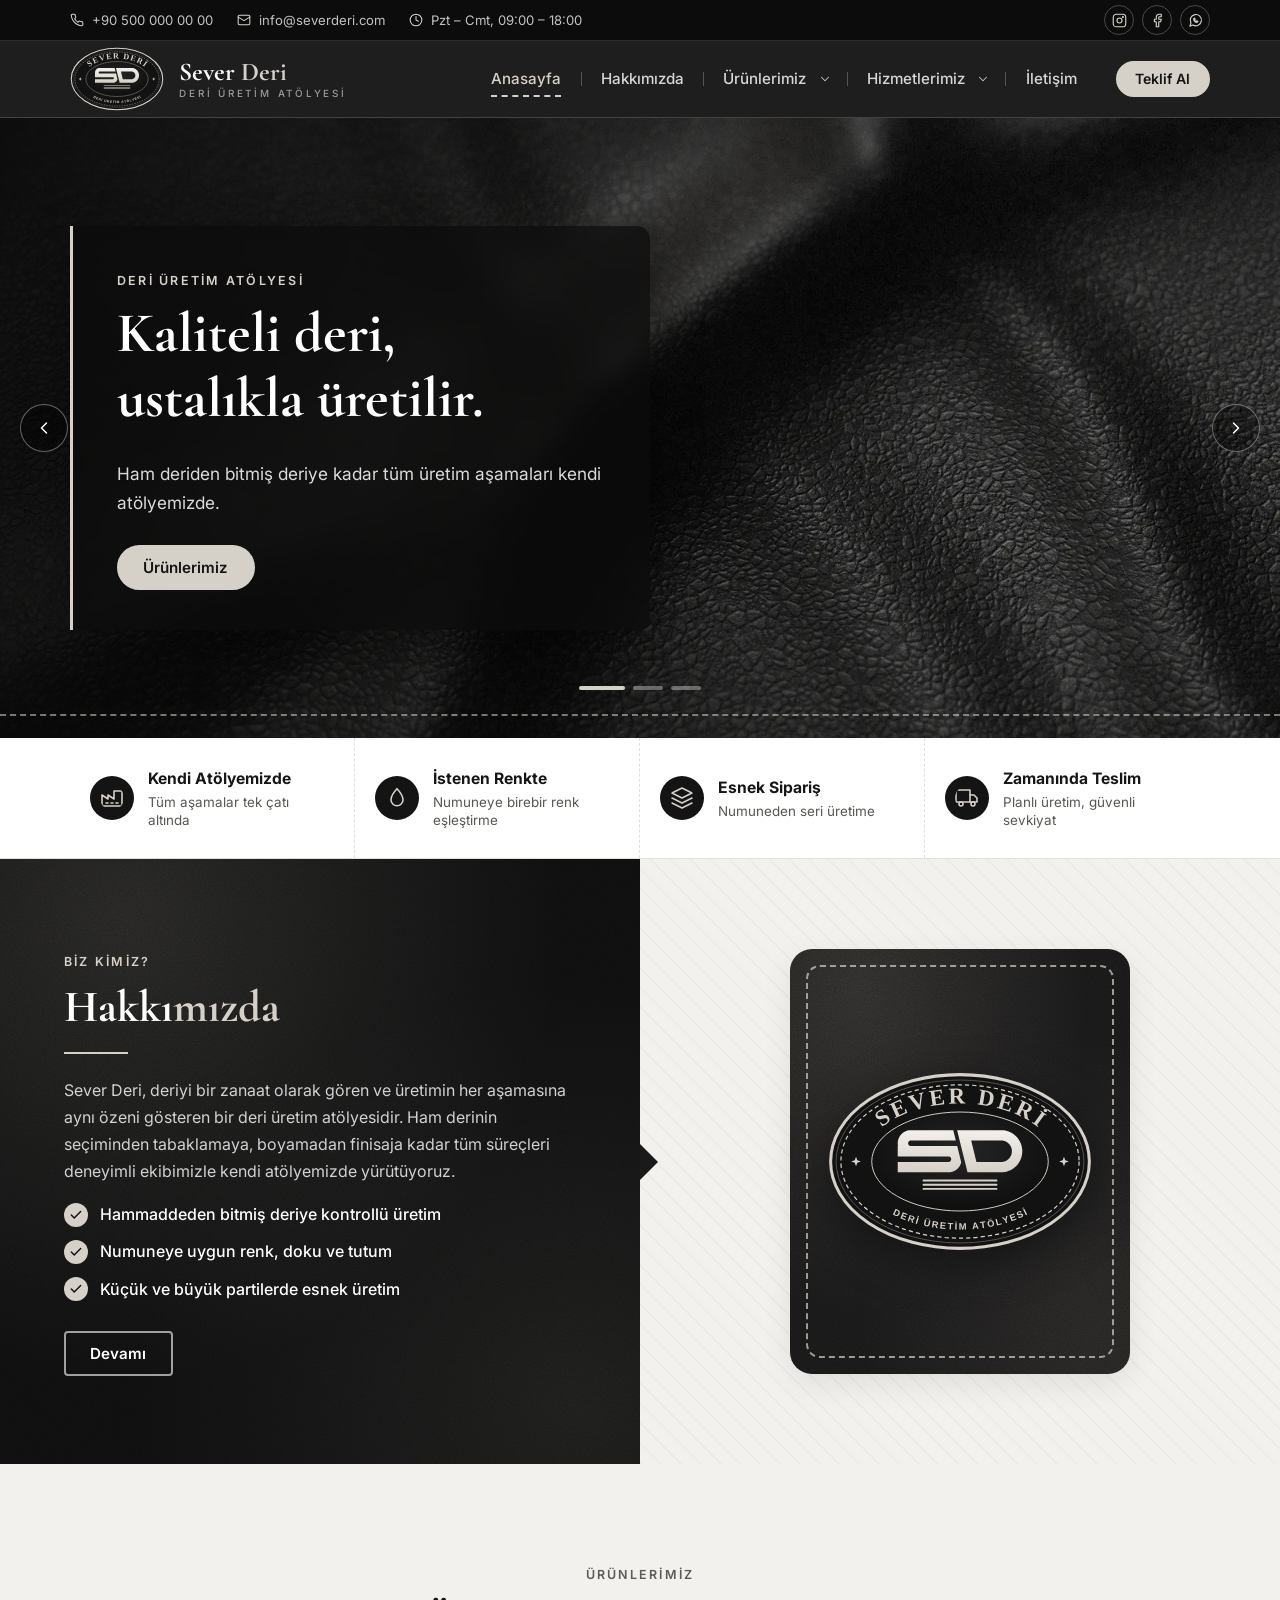
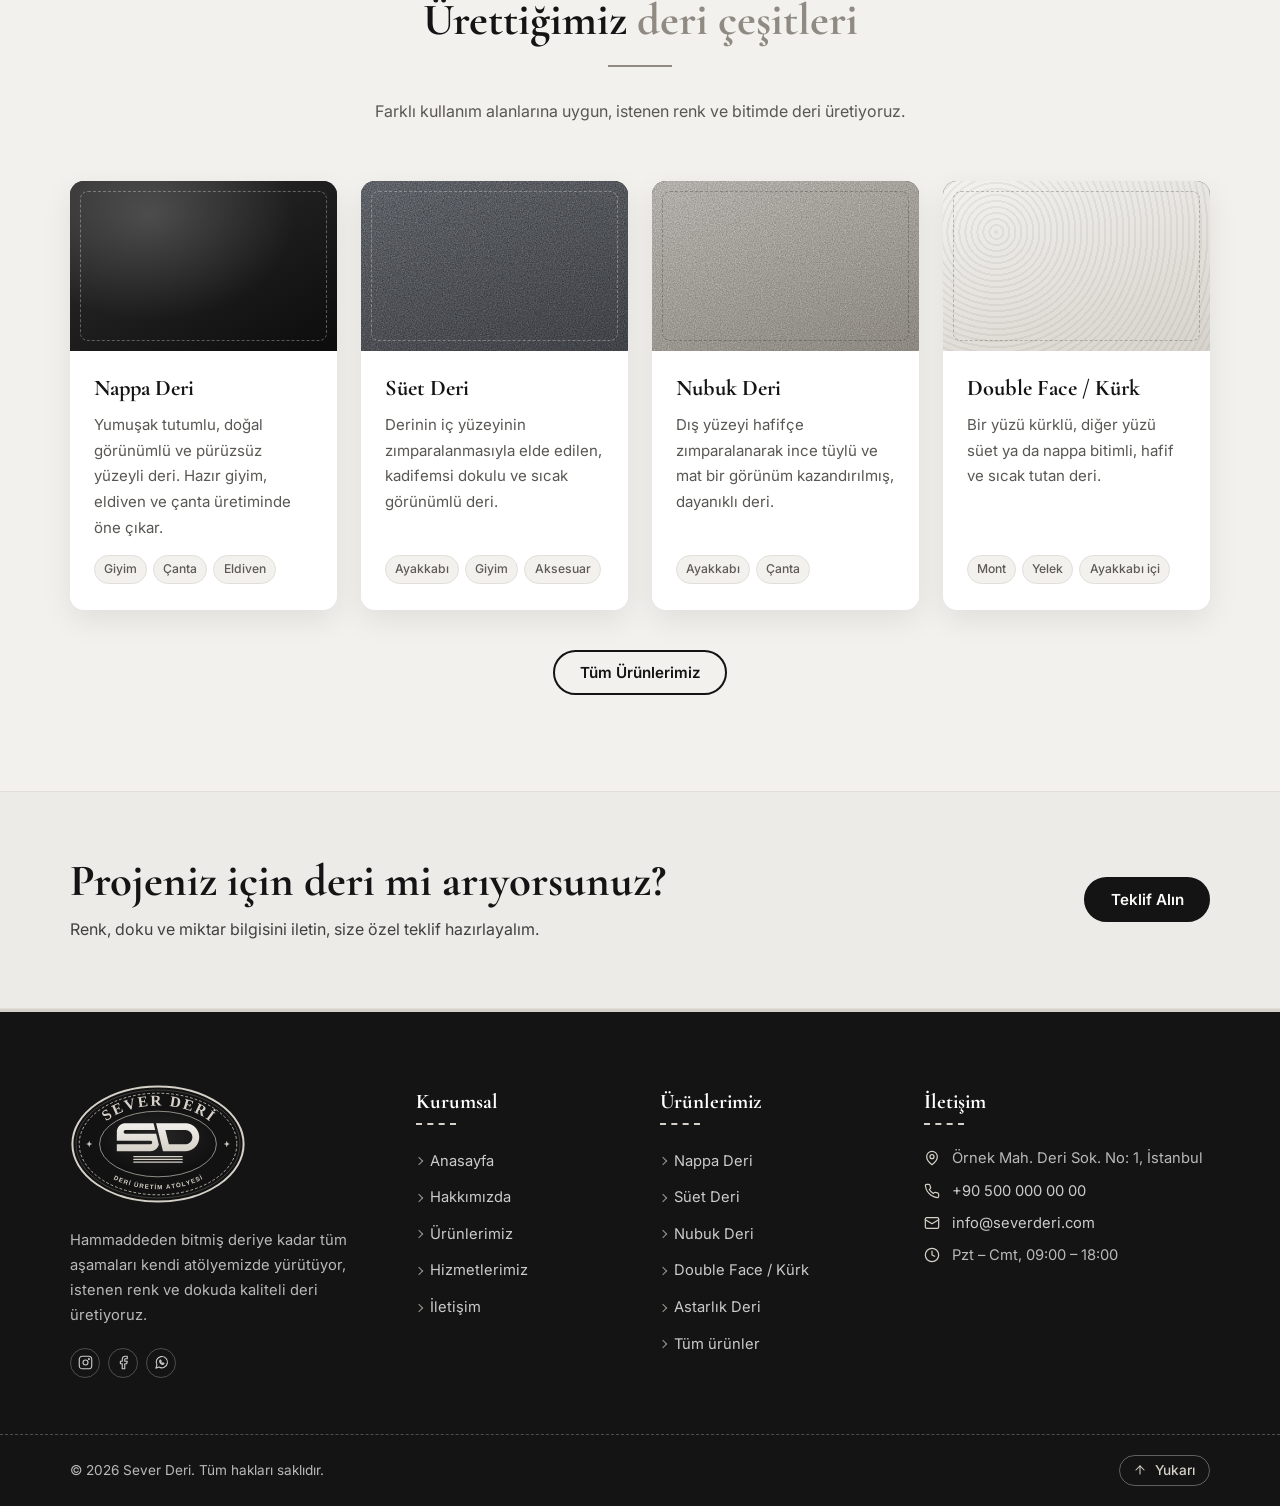
<file: index.html>
<!doctype html>
<html lang="tr">
<head>
  <meta charset="utf-8">
  <meta name="viewport" content="width=device-width, initial-scale=1">
  <title>Sever Deri | Deri Üretim Atölyesi</title>
  <meta name="description" content="Sever Deri; nappa, süet, nubuk, double face ve özel finisajlı deri üreten bir deri üretim atölyesidir.">
  <meta name="theme-color" content="#151515">
  <meta property="og:title" content="Sever Deri | Deri Üretim Atölyesi">
  <meta property="og:description" content="Sever Deri; nappa, süet, nubuk, double face ve özel finisajlı deri üreten bir deri üretim atölyesidir.">
  <meta property="og:type" content="website">
  <link rel="icon" href="assets/favicon.svg" type="image/svg+xml">
  <link rel="preconnect" href="https://fonts.googleapis.com">
  <link rel="preconnect" href="https://fonts.gstatic.com" crossorigin>
  <link href="https://fonts.googleapis.com/css2?family=Cormorant+Garamond:wght@500;600;700&family=Inter:wght@400;500;600&display=swap" rel="stylesheet">
  <link rel="stylesheet" href="css/style.css?v=9">
</head>
<body data-page="anasayfa">

  <a class="skip-link" href="#main">İçeriğe geç</a>

  <div class="topbar">
    <div class="container topbar-inner">
      <div class="topbar-info">
        <a href="tel:+905000000000"><svg class="icon" viewBox="0 0 24 24" aria-hidden="true"><path d="M22 16.9v3a2 2 0 0 1-2.2 2 19.8 19.8 0 0 1-8.6-3.1 19.5 19.5 0 0 1-6-6A19.8 19.8 0 0 1 2.1 4.2 2 2 0 0 1 4.1 2h3a2 2 0 0 1 2 1.7c.1.9.4 1.8.7 2.7a2 2 0 0 1-.5 2.1L8 9.8a16 16 0 0 0 6 6l1.3-1.3a2 2 0 0 1 2.1-.4c.9.3 1.8.6 2.7.7a2 2 0 0 1 1.7 2z"/></svg>+90 500 000 00 00</a>
        <a href="mailto:info@severderi.com"><svg class="icon" viewBox="0 0 24 24" aria-hidden="true"><rect x="2" y="4" width="20" height="16" rx="2"/><path d="m22 7-10 6L2 7"/></svg>info@severderi.com</a>
        <span><svg class="icon" viewBox="0 0 24 24" aria-hidden="true"><circle cx="12" cy="12" r="10"/><path d="M12 6v6l4 2"/></svg>Pzt – Cmt, 09:00 – 18:00</span>
      </div>
      <div class="social">
          <a href="https://www.instagram.com/" target="_blank" rel="noopener" aria-label="Instagram"><svg class="icon" viewBox="0 0 24 24" aria-hidden="true"><rect x="2" y="2" width="20" height="20" rx="5"/><circle cx="12" cy="12" r="4"/><circle cx="17.5" cy="6.5" r=".8"/></svg></a>
          <a href="https://www.facebook.com/" target="_blank" rel="noopener" aria-label="Facebook"><svg class="icon" viewBox="0 0 24 24" aria-hidden="true"><path d="M18 2h-3a5 5 0 0 0-5 5v3H7v4h3v8h4v-8h3l1-4h-4V7a1 1 0 0 1 1-1h3z"/></svg></a>
          <a href="https://wa.me/905000000000" target="_blank" rel="noopener" aria-label="WhatsApp"><svg class="icon" viewBox="0 0 24 24" aria-hidden="true"><path d="M3 21l1.7-5A9 9 0 1 1 8 19.3L3 21z"/><path d="M9 9.5c0 3 2.5 5.5 5.5 5.5l1.5-1.5-2-1-1 1c-1-.4-2.1-1.5-2.5-2.5l1-1-1-2L9 9.5z"/></svg></a>
        </div>
    </div>
  </div>

  <header class="site-header">
    <div class="container header-inner">
      <a href="index.html" class="brand" aria-label="Sever Deri anasayfa">
        <img class="brand-logo" src="assets/logo.svg" alt="" width="94" height="64">
        <span class="brand-text"><span>Sever <em>Deri</em></span><small>Deri Üretim Atölyesi</small></span>
      </a>
      <nav class="site-nav" id="site-nav" aria-label="Ana menü">
        <ul class="nav-list">
          <li><a href="index.html" class="active" aria-current="page">Anasayfa</a></li>
          <li><a href="hakkimizda.html">Hakkımızda</a></li>
          <li class="has-sub">
            <a href="urunlerimiz.html">Ürünlerimiz</a>
            <button class="sub-toggle" type="button" aria-expanded="false" aria-label="Ürünlerimiz alt menüsünü aç"><svg class="icon" viewBox="0 0 24 24" aria-hidden="true"><path d="m6 9 6 6 6-6"/></svg></button>
            <ul class="sub-menu">
              <li><a href="urunlerimiz.html#nappa">Nappa Deri</a></li>
              <li><a href="urunlerimiz.html#suet">Süet Deri</a></li>
              <li><a href="urunlerimiz.html#nubuk">Nubuk Deri</a></li>
              <li><a href="urunlerimiz.html#double-face">Double Face / Kürk</a></li>
              <li><a href="urunlerimiz.html#astar">Astarlık Deri</a></li>
              <li><a href="urunlerimiz.html#vintage">Vintage / Yağlı Deri</a></li>
              <li><a href="urunlerimiz.html#baskili">Baskılı & Desenli Deri</a></li>
              <li><a href="urunlerimiz.html#ozel-finisaj">Özel Finisaj</a></li>
              <li class="sub-all"><a href="urunlerimiz.html">Tümünü görüntüle</a></li>
            </ul>
          </li>
          <li class="has-sub">
            <a href="hizmetlerimiz.html">Hizmetlerimiz</a>
            <button class="sub-toggle" type="button" aria-expanded="false" aria-label="Hizmetlerimiz alt menüsünü aç"><svg class="icon" viewBox="0 0 24 24" aria-hidden="true"><path d="m6 9 6 6 6-6"/></svg></button>
            <ul class="sub-menu">
              <li><a href="hizmetlerimiz.html#tabaklama">Tabaklama</a></li>
              <li><a href="hizmetlerimiz.html#boyama">Boyama & Renklendirme</a></li>
              <li><a href="hizmetlerimiz.html#finisaj">Finisaj</a></li>
              <li><a href="hizmetlerimiz.html#fason">Fason Üretim</a></li>
              <li><a href="hizmetlerimiz.html#numune">Numune Hazırlama</a></li>
              <li><a href="hizmetlerimiz.html#kalite">Kalite Kontrol</a></li>
              <li><a href="hizmetlerimiz.html#sevkiyat">Paketleme & Sevkiyat</a></li>
              <li><a href="hizmetlerimiz.html#destek">Teknik Destek</a></li>
              <li class="sub-all"><a href="hizmetlerimiz.html">Tümünü görüntüle</a></li>
            </ul>
          </li>
          <li><a href="iletisim.html">İletişim</a></li>
        </ul>
        <div class="nav-mobile-extra">
          <a href="tel:+905000000000"><svg class="icon" viewBox="0 0 24 24" aria-hidden="true"><path d="M22 16.9v3a2 2 0 0 1-2.2 2 19.8 19.8 0 0 1-8.6-3.1 19.5 19.5 0 0 1-6-6A19.8 19.8 0 0 1 2.1 4.2 2 2 0 0 1 4.1 2h3a2 2 0 0 1 2 1.7c.1.9.4 1.8.7 2.7a2 2 0 0 1-.5 2.1L8 9.8a16 16 0 0 0 6 6l1.3-1.3a2 2 0 0 1 2.1-.4c.9.3 1.8.6 2.7.7a2 2 0 0 1 1.7 2z"/></svg>+90 500 000 00 00</a>
          <a href="mailto:info@severderi.com"><svg class="icon" viewBox="0 0 24 24" aria-hidden="true"><rect x="2" y="4" width="20" height="16" rx="2"/><path d="m22 7-10 6L2 7"/></svg>info@severderi.com</a>
          <a href="iletisim.html" class="btn">Teklif Al</a>
          <div class="social">
          <a href="https://www.instagram.com/" target="_blank" rel="noopener" aria-label="Instagram"><svg class="icon" viewBox="0 0 24 24" aria-hidden="true"><rect x="2" y="2" width="20" height="20" rx="5"/><circle cx="12" cy="12" r="4"/><circle cx="17.5" cy="6.5" r=".8"/></svg></a>
          <a href="https://www.facebook.com/" target="_blank" rel="noopener" aria-label="Facebook"><svg class="icon" viewBox="0 0 24 24" aria-hidden="true"><path d="M18 2h-3a5 5 0 0 0-5 5v3H7v4h3v8h4v-8h3l1-4h-4V7a1 1 0 0 1 1-1h3z"/></svg></a>
          <a href="https://wa.me/905000000000" target="_blank" rel="noopener" aria-label="WhatsApp"><svg class="icon" viewBox="0 0 24 24" aria-hidden="true"><path d="M3 21l1.7-5A9 9 0 1 1 8 19.3L3 21z"/><path d="M9 9.5c0 3 2.5 5.5 5.5 5.5l1.5-1.5-2-1-1 1c-1-.4-2.1-1.5-2.5-2.5l1-1-1-2L9 9.5z"/></svg></a>
        </div>
        </div>
      </nav>
      <a href="iletisim.html" class="btn btn-small header-cta">Teklif Al</a>
      <button class="nav-toggle" type="button" aria-label="Menüyü aç" aria-expanded="false" aria-controls="site-nav">
        <span></span><span></span><span></span>
      </button>
    </div>
  </header>
  <div class="nav-backdrop" hidden></div>

  <main id="main">
    <section class="slider" aria-roledescription="carousel" aria-label="Öne çıkanlar">
      <div class="slides">
        <div class="slide slide-1 is-active" role="group" aria-roledescription="slide" aria-label="1 / 3">
          <div class="container slide-inner">
            <div class="caption">
              <p class="eyebrow">Deri Üretim Atölyesi</p>
              <h1>Kaliteli deri,<br>ustalıkla üretilir.</h1>
              <p>Ham deriden bitmiş deriye kadar tüm üretim aşamaları kendi atölyemizde.</p>
              <a href="urunlerimiz.html" class="btn">Ürünlerimiz</a>
            </div>
          </div>
        </div>
        <div class="slide slide-2" role="group" aria-roledescription="slide" aria-label="2 / 3">
          <div class="container slide-inner">
            <div class="caption">
              <p class="eyebrow">Renk &amp; Finisaj</p>
              <h2>İstediğiniz renk,<br>istediğiniz doku.</h2>
              <p>Numunenize birebir renk eşleştirme; mat, parlak, yağlı ve özel efektli bitimler.</p>
              <a href="hizmetlerimiz.html" class="btn">Hizmetlerimiz</a>
            </div>
          </div>
        </div>
        <div class="slide slide-3" role="group" aria-roledescription="slide" aria-label="3 / 3">
          <div class="container slide-inner">
            <div class="caption">
              <p class="eyebrow">Esnek Üretim</p>
              <h2>Numuneden<br>seri üretime.</h2>
              <p>Küçük ve büyük partilerde planlı, kontrollü ve zamanında üretim.</p>
              <a href="iletisim.html" class="btn">Teklif Alın</a>
            </div>
          </div>
        </div>
      </div>
      <button class="slider-arrow prev" type="button" aria-label="Önceki slayt"><svg class="icon" viewBox="0 0 24 24" aria-hidden="true"><path d="m6 9 6 6 6-6"/></svg></button>
      <button class="slider-arrow next" type="button" aria-label="Sonraki slayt"><svg class="icon" viewBox="0 0 24 24" aria-hidden="true"><path d="m6 9 6 6 6-6"/></svg></button>
      <div class="slider-dots" role="tablist" aria-label="Slayt seç">
        <button type="button" role="tab" aria-selected="true" aria-label="1. slayt"></button>
        <button type="button" role="tab" aria-selected="false" aria-label="2. slayt"></button>
        <button type="button" role="tab" aria-selected="false" aria-label="3. slayt"></button>
      </div>
      <div class="hero-stitch" aria-hidden="true"></div>
    </section>

    <section class="highlights">
      <div class="container highlights-inner">
        <div class="highlight"><svg class="" viewBox="0 0 24 24" aria-hidden="true"><path d="M2 20V9l6 4V9l6 4V5h8v15z"/><path d="M6 17h2M11 17h2M16 17h2"/></svg><div><strong>Kendi Atölyemizde</strong><span>Tüm aşamalar tek çatı altında</span></div></div>
        <div class="highlight"><svg class="" viewBox="0 0 24 24" aria-hidden="true"><path d="M12 2.7s-6 6.3-6 11a6 6 0 0 0 12 0c0-4.7-6-11-6-11z"/></svg><div><strong>İstenen Renkte</strong><span>Numuneye birebir renk eşleştirme</span></div></div>
        <div class="highlight"><svg class="" viewBox="0 0 24 24" aria-hidden="true"><path d="m12 2 10 5-10 5L2 7z"/><path d="m2 12 10 5 10-5"/><path d="m2 17 10 5 10-5"/></svg><div><strong>Esnek Sipariş</strong><span>Numuneden seri üretime</span></div></div>
        <div class="highlight"><svg class="" viewBox="0 0 24 24" aria-hidden="true"><path d="M1 4h14v12H1z"/><path d="M15 9h4l3 3v4h-7"/><circle cx="6" cy="18" r="2"/><circle cx="18" cy="18" r="2"/></svg><div><strong>Zamanında Teslim</strong><span>Planlı üretim, güvenli sevkiyat</span></div></div>
      </div>
    </section>

    <section class="split">
      <div class="split-text">
        <div class="split-text-inner">
          <p class="eyebrow">Biz Kimiz?</p>
          <h2 class="title-line">Hakkı<span class="accent">mızda</span></h2>
          <p>Sever Deri, deriyi bir zanaat olarak gören ve üretimin her aşamasına aynı özeni gösteren bir deri üretim atölyesidir. Ham derinin seçiminden tabaklamaya, boyamadan finisaja kadar tüm süreçleri deneyimli ekibimizle kendi atölyemizde yürütüyoruz.</p>
          <ul class="checklist">
            <li><svg class="icon" viewBox="0 0 24 24" aria-hidden="true"><path d="M20 6 9 17l-5-5"/></svg>Hammaddeden bitmiş deriye kontrollü üretim</li>
            <li><svg class="icon" viewBox="0 0 24 24" aria-hidden="true"><path d="M20 6 9 17l-5-5"/></svg>Numuneye uygun renk, doku ve tutum</li>
            <li><svg class="icon" viewBox="0 0 24 24" aria-hidden="true"><path d="M20 6 9 17l-5-5"/></svg>Küçük ve büyük partilerde esnek üretim</li>
          </ul>
          <a href="hakkimizda.html" class="btn btn-line">Devamı</a>
        </div>
      </div>
      <div class="split-visual" aria-hidden="true">
        <div class="leather-card">
          <img src="assets/logo.svg" alt="" width="440" height="300">
        </div>
      </div>
    </section>

    <section class="section section-alt">
      <div class="container">
        <div class="section-head">
          <p class="eyebrow">Ürünlerimiz</p>
          <h2 class="title-line">Ürettiğimiz <span class="accent">deri çeşitleri</span></h2>
          <p>Farklı kullanım alanlarına uygun, istenen renk ve bitimde deri üretiyoruz.</p>
        </div>
        <div class="products">
          <article class="product" id="nappa">
            <div class="swatch swatch-nappa" aria-hidden="true"></div>
            <div class="product-body">
              <h3><a href="urunlerimiz.html#nappa">Nappa Deri</a></h3>
              <p>Yumuşak tutumlu, doğal görünümlü ve pürüzsüz yüzeyli deri. Hazır giyim, eldiven ve çanta üretiminde öne çıkar.</p>
              <ul class="tags"><li>Giyim</li><li>Çanta</li><li>Eldiven</li></ul>
            </div>
          </article>
          <article class="product" id="suet">
            <div class="swatch swatch-suet" aria-hidden="true"></div>
            <div class="product-body">
              <h3><a href="urunlerimiz.html#suet">Süet Deri</a></h3>
              <p>Derinin iç yüzeyinin zımparalanmasıyla elde edilen, kadifemsi dokulu ve sıcak görünümlü deri.</p>
              <ul class="tags"><li>Ayakkabı</li><li>Giyim</li><li>Aksesuar</li></ul>
            </div>
          </article>
          <article class="product" id="nubuk">
            <div class="swatch swatch-nubuk" aria-hidden="true"></div>
            <div class="product-body">
              <h3><a href="urunlerimiz.html#nubuk">Nubuk Deri</a></h3>
              <p>Dış yüzeyi hafifçe zımparalanarak ince tüylü ve mat bir görünüm kazandırılmış, dayanıklı deri.</p>
              <ul class="tags"><li>Ayakkabı</li><li>Çanta</li></ul>
            </div>
          </article>
          <article class="product" id="double-face">
            <div class="swatch swatch-double-face" aria-hidden="true"></div>
            <div class="product-body">
              <h3><a href="urunlerimiz.html#double-face">Double Face / Kürk</a></h3>
              <p>Bir yüzü kürklü, diğer yüzü süet ya da nappa bitimli, hafif ve sıcak tutan deri.</p>
              <ul class="tags"><li>Mont</li><li>Yelek</li><li>Ayakkabı içi</li></ul>
            </div>
          </article>
        </div>
        <div class="center">
          <a href="urunlerimiz.html" class="btn btn-outline">Tüm Ürünlerimiz</a>
        </div>
      </div>
    </section>

    <section class="cta">
      <div class="container cta-inner">
        <div>
          <h2>Projeniz için deri mi arıyorsunuz?</h2>
          <p>Renk, doku ve miktar bilgisini iletin, size özel teklif hazırlayalım.</p>
        </div>
        <a href="iletisim.html" class="btn">Teklif Alın</a>
      </div>
    </section>
  </main>

  <footer class="site-footer">
    <div class="container footer-grid">
      <div class="footer-brand">
        <a href="index.html" class="footer-logo" aria-label="Sever Deri anasayfa">
          <img src="assets/logo.svg" alt="Sever Deri" width="176" height="120">
        </a>
        <p class="footer-about">Hammaddeden bitmiş deriye kadar tüm aşamaları kendi atölyemizde yürütüyor, istenen renk ve dokuda kaliteli deri üretiyoruz.</p>
        <div class="social">
          <a href="https://www.instagram.com/" target="_blank" rel="noopener" aria-label="Instagram"><svg class="icon" viewBox="0 0 24 24" aria-hidden="true"><rect x="2" y="2" width="20" height="20" rx="5"/><circle cx="12" cy="12" r="4"/><circle cx="17.5" cy="6.5" r=".8"/></svg></a>
          <a href="https://www.facebook.com/" target="_blank" rel="noopener" aria-label="Facebook"><svg class="icon" viewBox="0 0 24 24" aria-hidden="true"><path d="M18 2h-3a5 5 0 0 0-5 5v3H7v4h3v8h4v-8h3l1-4h-4V7a1 1 0 0 1 1-1h3z"/></svg></a>
          <a href="https://wa.me/905000000000" target="_blank" rel="noopener" aria-label="WhatsApp"><svg class="icon" viewBox="0 0 24 24" aria-hidden="true"><path d="M3 21l1.7-5A9 9 0 1 1 8 19.3L3 21z"/><path d="M9 9.5c0 3 2.5 5.5 5.5 5.5l1.5-1.5-2-1-1 1c-1-.4-2.1-1.5-2.5-2.5l1-1-1-2L9 9.5z"/></svg></a>
        </div>
      </div>
      <div>
        <h2 class="footer-title">Kurumsal</h2>
        <ul class="footer-links">
          <li><a href="index.html">Anasayfa</a></li>
          <li><a href="hakkimizda.html">Hakkımızda</a></li>
          <li><a href="urunlerimiz.html">Ürünlerimiz</a></li>
          <li><a href="hizmetlerimiz.html">Hizmetlerimiz</a></li>
          <li><a href="iletisim.html">İletişim</a></li>
        </ul>
      </div>
      <div>
        <h2 class="footer-title">Ürünlerimiz</h2>
        <ul class="footer-links">
          <li><a href="urunlerimiz.html#nappa">Nappa Deri</a></li>
          <li><a href="urunlerimiz.html#suet">Süet Deri</a></li>
          <li><a href="urunlerimiz.html#nubuk">Nubuk Deri</a></li>
          <li><a href="urunlerimiz.html#double-face">Double Face / Kürk</a></li>
          <li><a href="urunlerimiz.html#astar">Astarlık Deri</a></li>
          <li><a href="urunlerimiz.html">Tüm ürünler</a></li>
        </ul>
      </div>
      <div>
        <h2 class="footer-title">İletişim</h2>
        <ul class="footer-contact">
          <li><svg class="icon" viewBox="0 0 24 24" aria-hidden="true"><path d="M20 10c0 6-8 12-8 12S4 16 4 10a8 8 0 0 1 16 0z"/><circle cx="12" cy="10" r="3"/></svg><span>Örnek Mah. Deri Sok. No: 1, İstanbul</span></li>
          <li><svg class="icon" viewBox="0 0 24 24" aria-hidden="true"><path d="M22 16.9v3a2 2 0 0 1-2.2 2 19.8 19.8 0 0 1-8.6-3.1 19.5 19.5 0 0 1-6-6A19.8 19.8 0 0 1 2.1 4.2 2 2 0 0 1 4.1 2h3a2 2 0 0 1 2 1.7c.1.9.4 1.8.7 2.7a2 2 0 0 1-.5 2.1L8 9.8a16 16 0 0 0 6 6l1.3-1.3a2 2 0 0 1 2.1-.4c.9.3 1.8.6 2.7.7a2 2 0 0 1 1.7 2z"/></svg><a href="tel:+905000000000">+90 500 000 00 00</a></li>
          <li><svg class="icon" viewBox="0 0 24 24" aria-hidden="true"><rect x="2" y="4" width="20" height="16" rx="2"/><path d="m22 7-10 6L2 7"/></svg><a href="mailto:info@severderi.com">info@severderi.com</a></li>
          <li><svg class="icon" viewBox="0 0 24 24" aria-hidden="true"><circle cx="12" cy="12" r="10"/><path d="M12 6v6l4 2"/></svg><span>Pzt – Cmt, 09:00 – 18:00</span></li>
        </ul>
      </div>
    </div>
    <div class="footer-bottom">
      <div class="container footer-bottom-inner">
        <p>&copy; <span id="year">2026</span> Sever Deri. Tüm hakları saklıdır.</p>
        <button class="to-top" type="button" aria-label="Sayfanın başına dön"><svg class="icon" viewBox="0 0 24 24" aria-hidden="true"><path d="M12 19V5"/><path d="m5 12 7-7 7 7"/></svg>Yukarı</button>
      </div>
    </div>
  </footer>

  <script src="js/main.js?v=9"></script>
</body>
</html>
</file>
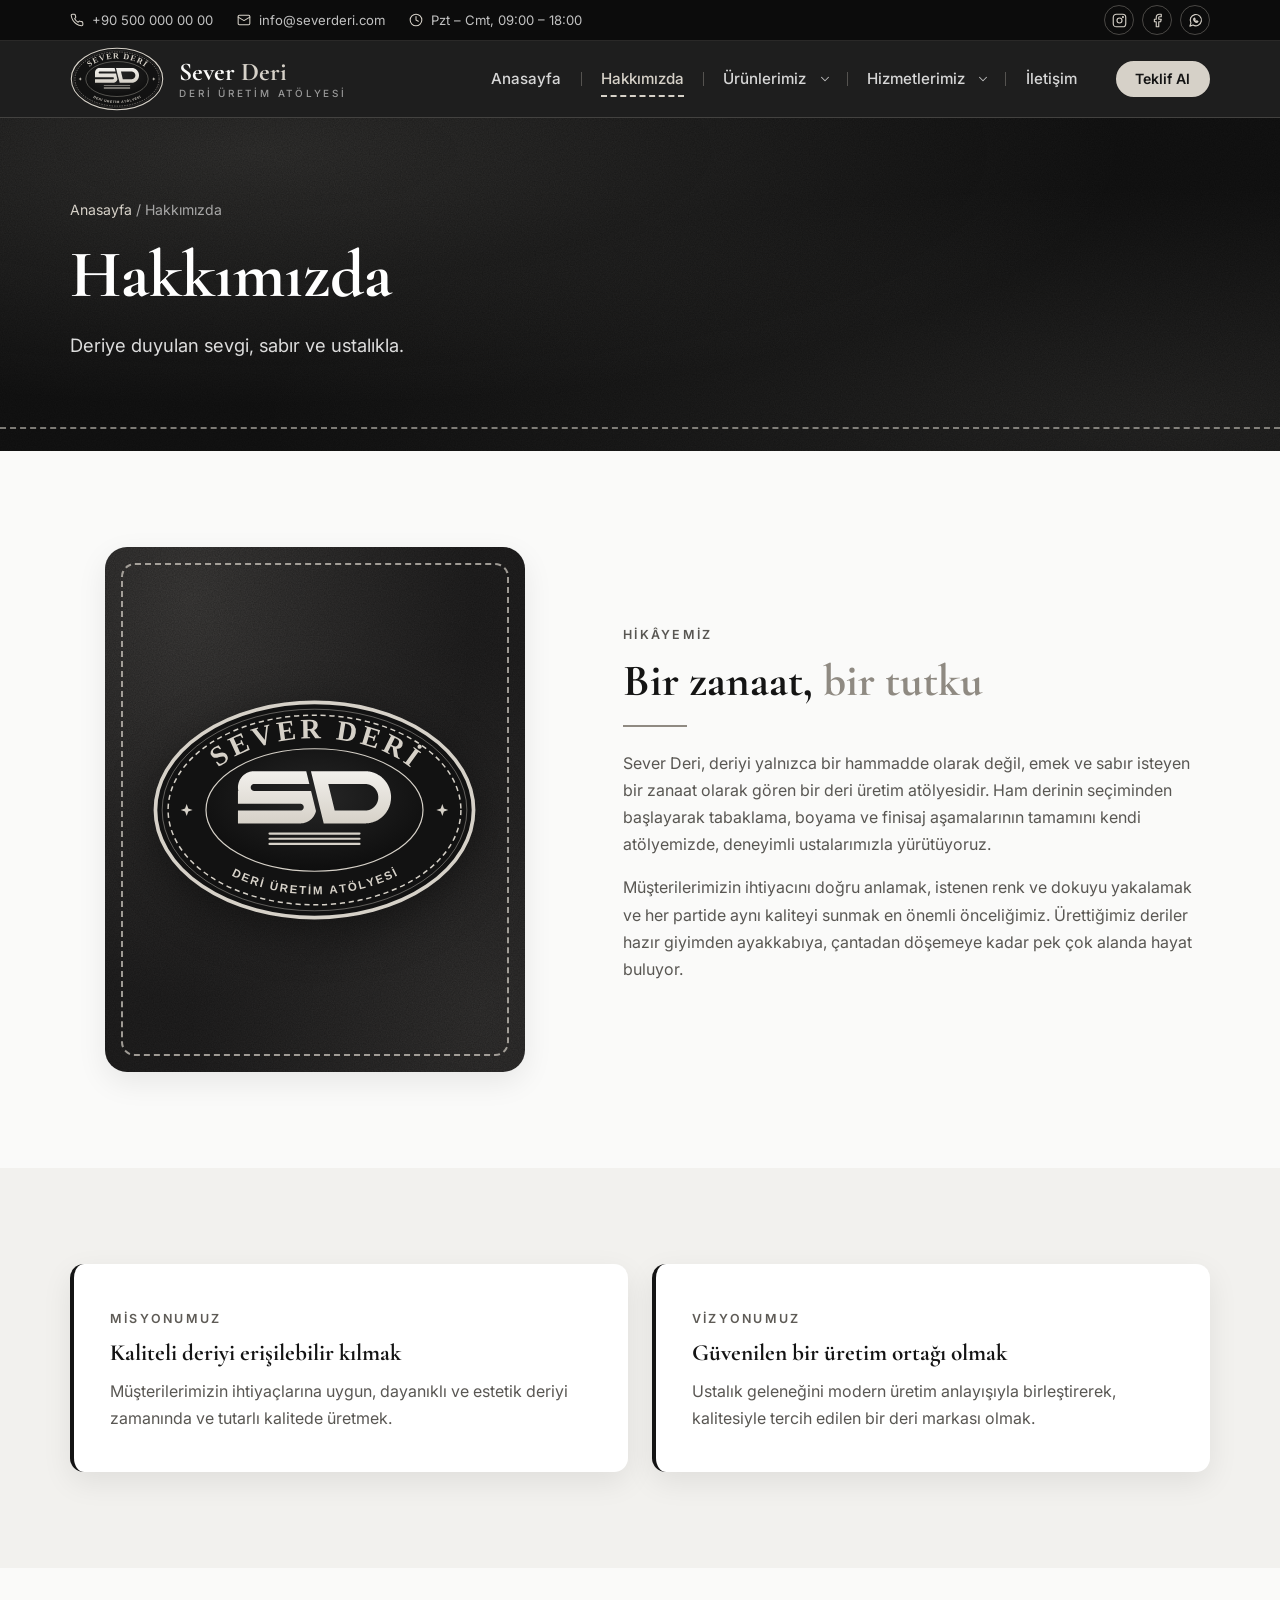
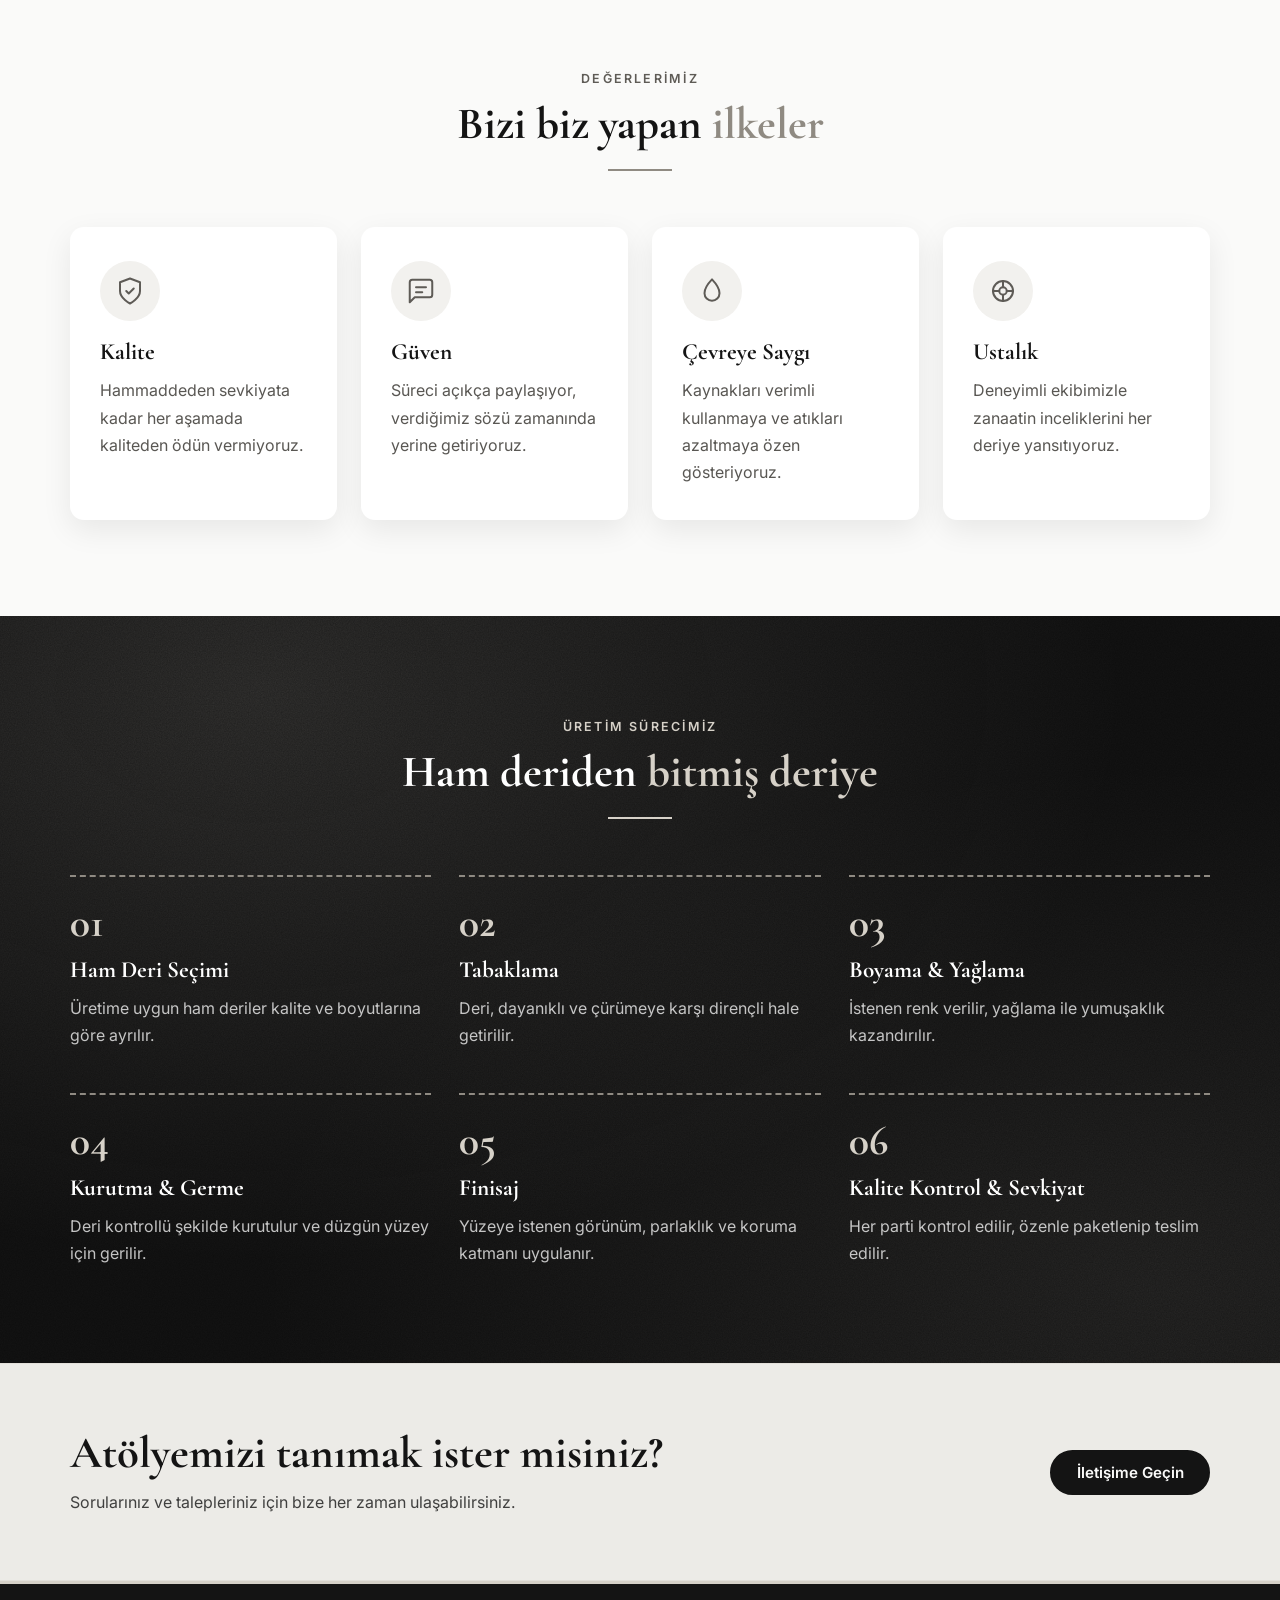
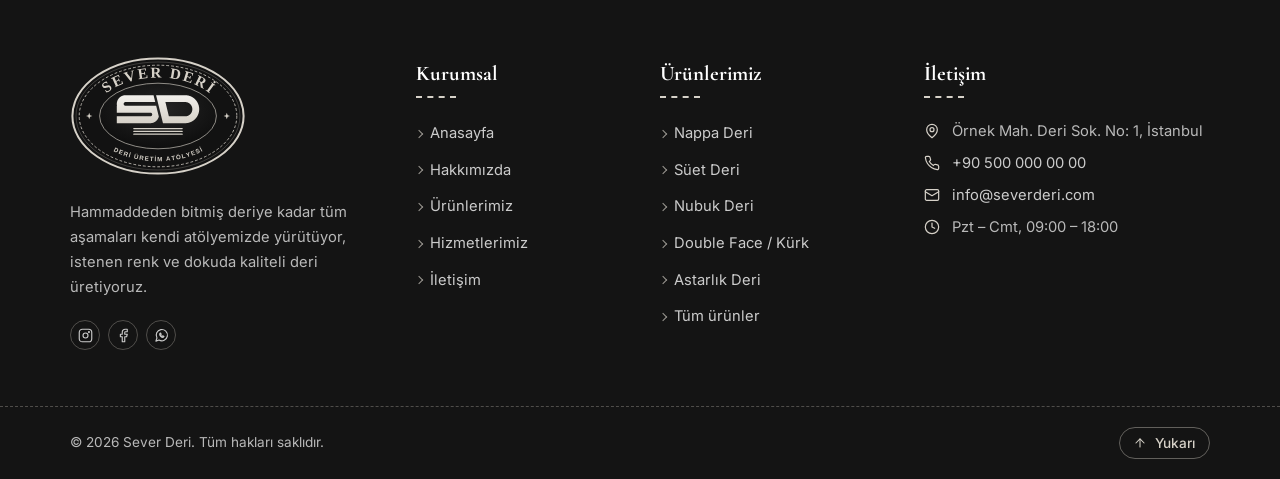
<file: hakkimizda.html>
<!doctype html>
<html lang="tr">
<head>
  <meta charset="utf-8">
  <meta name="viewport" content="width=device-width, initial-scale=1">
  <title>Hakkımızda | Sever Deri</title>
  <meta name="description" content="Sever Deri&#x27;nin hikâyesi, misyonu, vizyonu, değerleri ve üretim süreci.">
  <meta name="theme-color" content="#151515">
  <meta property="og:title" content="Hakkımızda | Sever Deri">
  <meta property="og:description" content="Sever Deri&#x27;nin hikâyesi, misyonu, vizyonu, değerleri ve üretim süreci.">
  <meta property="og:type" content="website">
  <link rel="icon" href="assets/favicon.svg" type="image/svg+xml">
  <link rel="preconnect" href="https://fonts.googleapis.com">
  <link rel="preconnect" href="https://fonts.gstatic.com" crossorigin>
  <link href="https://fonts.googleapis.com/css2?family=Cormorant+Garamond:wght@500;600;700&family=Inter:wght@400;500;600&display=swap" rel="stylesheet">
  <link rel="stylesheet" href="css/style.css?v=9">
</head>
<body data-page="hakkimizda">

  <a class="skip-link" href="#main">İçeriğe geç</a>

  <div class="topbar">
    <div class="container topbar-inner">
      <div class="topbar-info">
        <a href="tel:+905000000000"><svg class="icon" viewBox="0 0 24 24" aria-hidden="true"><path d="M22 16.9v3a2 2 0 0 1-2.2 2 19.8 19.8 0 0 1-8.6-3.1 19.5 19.5 0 0 1-6-6A19.8 19.8 0 0 1 2.1 4.2 2 2 0 0 1 4.1 2h3a2 2 0 0 1 2 1.7c.1.9.4 1.8.7 2.7a2 2 0 0 1-.5 2.1L8 9.8a16 16 0 0 0 6 6l1.3-1.3a2 2 0 0 1 2.1-.4c.9.3 1.8.6 2.7.7a2 2 0 0 1 1.7 2z"/></svg>+90 500 000 00 00</a>
        <a href="mailto:info@severderi.com"><svg class="icon" viewBox="0 0 24 24" aria-hidden="true"><rect x="2" y="4" width="20" height="16" rx="2"/><path d="m22 7-10 6L2 7"/></svg>info@severderi.com</a>
        <span><svg class="icon" viewBox="0 0 24 24" aria-hidden="true"><circle cx="12" cy="12" r="10"/><path d="M12 6v6l4 2"/></svg>Pzt – Cmt, 09:00 – 18:00</span>
      </div>
      <div class="social">
          <a href="https://www.instagram.com/" target="_blank" rel="noopener" aria-label="Instagram"><svg class="icon" viewBox="0 0 24 24" aria-hidden="true"><rect x="2" y="2" width="20" height="20" rx="5"/><circle cx="12" cy="12" r="4"/><circle cx="17.5" cy="6.5" r=".8"/></svg></a>
          <a href="https://www.facebook.com/" target="_blank" rel="noopener" aria-label="Facebook"><svg class="icon" viewBox="0 0 24 24" aria-hidden="true"><path d="M18 2h-3a5 5 0 0 0-5 5v3H7v4h3v8h4v-8h3l1-4h-4V7a1 1 0 0 1 1-1h3z"/></svg></a>
          <a href="https://wa.me/905000000000" target="_blank" rel="noopener" aria-label="WhatsApp"><svg class="icon" viewBox="0 0 24 24" aria-hidden="true"><path d="M3 21l1.7-5A9 9 0 1 1 8 19.3L3 21z"/><path d="M9 9.5c0 3 2.5 5.5 5.5 5.5l1.5-1.5-2-1-1 1c-1-.4-2.1-1.5-2.5-2.5l1-1-1-2L9 9.5z"/></svg></a>
        </div>
    </div>
  </div>

  <header class="site-header">
    <div class="container header-inner">
      <a href="index.html" class="brand" aria-label="Sever Deri anasayfa">
        <img class="brand-logo" src="assets/logo.svg" alt="" width="94" height="64">
        <span class="brand-text"><span>Sever <em>Deri</em></span><small>Deri Üretim Atölyesi</small></span>
      </a>
      <nav class="site-nav" id="site-nav" aria-label="Ana menü">
        <ul class="nav-list">
          <li><a href="index.html">Anasayfa</a></li>
          <li><a href="hakkimizda.html" class="active" aria-current="page">Hakkımızda</a></li>
          <li class="has-sub">
            <a href="urunlerimiz.html">Ürünlerimiz</a>
            <button class="sub-toggle" type="button" aria-expanded="false" aria-label="Ürünlerimiz alt menüsünü aç"><svg class="icon" viewBox="0 0 24 24" aria-hidden="true"><path d="m6 9 6 6 6-6"/></svg></button>
            <ul class="sub-menu">
              <li><a href="urunlerimiz.html#nappa">Nappa Deri</a></li>
              <li><a href="urunlerimiz.html#suet">Süet Deri</a></li>
              <li><a href="urunlerimiz.html#nubuk">Nubuk Deri</a></li>
              <li><a href="urunlerimiz.html#double-face">Double Face / Kürk</a></li>
              <li><a href="urunlerimiz.html#astar">Astarlık Deri</a></li>
              <li><a href="urunlerimiz.html#vintage">Vintage / Yağlı Deri</a></li>
              <li><a href="urunlerimiz.html#baskili">Baskılı & Desenli Deri</a></li>
              <li><a href="urunlerimiz.html#ozel-finisaj">Özel Finisaj</a></li>
              <li class="sub-all"><a href="urunlerimiz.html">Tümünü görüntüle</a></li>
            </ul>
          </li>
          <li class="has-sub">
            <a href="hizmetlerimiz.html">Hizmetlerimiz</a>
            <button class="sub-toggle" type="button" aria-expanded="false" aria-label="Hizmetlerimiz alt menüsünü aç"><svg class="icon" viewBox="0 0 24 24" aria-hidden="true"><path d="m6 9 6 6 6-6"/></svg></button>
            <ul class="sub-menu">
              <li><a href="hizmetlerimiz.html#tabaklama">Tabaklama</a></li>
              <li><a href="hizmetlerimiz.html#boyama">Boyama & Renklendirme</a></li>
              <li><a href="hizmetlerimiz.html#finisaj">Finisaj</a></li>
              <li><a href="hizmetlerimiz.html#fason">Fason Üretim</a></li>
              <li><a href="hizmetlerimiz.html#numune">Numune Hazırlama</a></li>
              <li><a href="hizmetlerimiz.html#kalite">Kalite Kontrol</a></li>
              <li><a href="hizmetlerimiz.html#sevkiyat">Paketleme & Sevkiyat</a></li>
              <li><a href="hizmetlerimiz.html#destek">Teknik Destek</a></li>
              <li class="sub-all"><a href="hizmetlerimiz.html">Tümünü görüntüle</a></li>
            </ul>
          </li>
          <li><a href="iletisim.html">İletişim</a></li>
        </ul>
        <div class="nav-mobile-extra">
          <a href="tel:+905000000000"><svg class="icon" viewBox="0 0 24 24" aria-hidden="true"><path d="M22 16.9v3a2 2 0 0 1-2.2 2 19.8 19.8 0 0 1-8.6-3.1 19.5 19.5 0 0 1-6-6A19.8 19.8 0 0 1 2.1 4.2 2 2 0 0 1 4.1 2h3a2 2 0 0 1 2 1.7c.1.9.4 1.8.7 2.7a2 2 0 0 1-.5 2.1L8 9.8a16 16 0 0 0 6 6l1.3-1.3a2 2 0 0 1 2.1-.4c.9.3 1.8.6 2.7.7a2 2 0 0 1 1.7 2z"/></svg>+90 500 000 00 00</a>
          <a href="mailto:info@severderi.com"><svg class="icon" viewBox="0 0 24 24" aria-hidden="true"><rect x="2" y="4" width="20" height="16" rx="2"/><path d="m22 7-10 6L2 7"/></svg>info@severderi.com</a>
          <a href="iletisim.html" class="btn">Teklif Al</a>
          <div class="social">
          <a href="https://www.instagram.com/" target="_blank" rel="noopener" aria-label="Instagram"><svg class="icon" viewBox="0 0 24 24" aria-hidden="true"><rect x="2" y="2" width="20" height="20" rx="5"/><circle cx="12" cy="12" r="4"/><circle cx="17.5" cy="6.5" r=".8"/></svg></a>
          <a href="https://www.facebook.com/" target="_blank" rel="noopener" aria-label="Facebook"><svg class="icon" viewBox="0 0 24 24" aria-hidden="true"><path d="M18 2h-3a5 5 0 0 0-5 5v3H7v4h3v8h4v-8h3l1-4h-4V7a1 1 0 0 1 1-1h3z"/></svg></a>
          <a href="https://wa.me/905000000000" target="_blank" rel="noopener" aria-label="WhatsApp"><svg class="icon" viewBox="0 0 24 24" aria-hidden="true"><path d="M3 21l1.7-5A9 9 0 1 1 8 19.3L3 21z"/><path d="M9 9.5c0 3 2.5 5.5 5.5 5.5l1.5-1.5-2-1-1 1c-1-.4-2.1-1.5-2.5-2.5l1-1-1-2L9 9.5z"/></svg></a>
        </div>
        </div>
      </nav>
      <a href="iletisim.html" class="btn btn-small header-cta">Teklif Al</a>
      <button class="nav-toggle" type="button" aria-label="Menüyü aç" aria-expanded="false" aria-controls="site-nav">
        <span></span><span></span><span></span>
      </button>
    </div>
  </header>
  <div class="nav-backdrop" hidden></div>

  <main id="main">
    <section class="page-hero">
      <div class="container">
        <p class="breadcrumb"><a href="index.html">Anasayfa</a> / Hakkımızda</p>
        <h1>Hakkımızda</h1>
        <p class="lead">Deriye duyulan sevgi, sabır ve ustalıkla.</p>
      </div>
      <div class="hero-stitch" aria-hidden="true"></div>
    </section>

    <section class="section">
      <div class="container about">
        <div class="about-visual" aria-hidden="true">
          <div class="leather-card">
            <img src="assets/logo.svg" alt="" width="440" height="300">
          </div>
        </div>
        <div class="about-text">
          <p class="eyebrow">Hikâyemiz</p>
          <h2 class="title-line">Bir zanaat, <span class="accent">bir tutku</span></h2>
          <p>Sever Deri, deriyi yalnızca bir hammadde olarak değil, emek ve sabır isteyen bir zanaat olarak gören bir deri üretim atölyesidir. Ham derinin seçiminden başlayarak tabaklama, boyama ve finisaj aşamalarının tamamını kendi atölyemizde, deneyimli ustalarımızla yürütüyoruz.</p>
          <p>Müşterilerimizin ihtiyacını doğru anlamak, istenen renk ve dokuyu yakalamak ve her partide aynı kaliteyi sunmak en önemli önceliğimiz. Ürettiğimiz deriler hazır giyimden ayakkabıya, çantadan döşemeye kadar pek çok alanda hayat buluyor.</p>
        </div>
      </div>
    </section>

    <section class="section section-alt">
      <div class="container">
        <div class="mv">
          <article class="mv-card">
            <p class="eyebrow">Misyonumuz</p>
            <h3>Kaliteli deriyi erişilebilir kılmak</h3>
            <p>Müşterilerimizin ihtiyaçlarına uygun, dayanıklı ve estetik deriyi zamanında ve tutarlı kalitede üretmek.</p>
          </article>
          <article class="mv-card">
            <p class="eyebrow">Vizyonumuz</p>
            <h3>Güvenilen bir üretim ortağı olmak</h3>
            <p>Ustalık geleneğini modern üretim anlayışıyla birleştirerek, kalitesiyle tercih edilen bir deri markası olmak.</p>
          </article>
        </div>
      </div>
    </section>

    <section class="section">
      <div class="container">
        <div class="section-head">
          <p class="eyebrow">Değerlerimiz</p>
          <h2 class="title-line">Bizi biz yapan <span class="accent">ilkeler</span></h2>
        </div>
        <div class="cards cards-4">
          <article class="card">
            <div class="card-icon" aria-hidden="true"><svg class="" viewBox="0 0 24 24" aria-hidden="true"><path d="M12 22s8-4 8-10V5l-8-3-8 3v7c0 6 8 10 8 10z"/><path d="m9 12 2 2 4-4"/></svg></div>
            <h3>Kalite</h3>
            <p>Hammaddeden sevkiyata kadar her aşamada kaliteden ödün vermiyoruz.</p>
          </article>
          <article class="card">
            <div class="card-icon" aria-hidden="true"><svg class="" viewBox="0 0 24 24" aria-hidden="true"><path d="M21 15a2 2 0 0 1-2 2H7l-4 4V5a2 2 0 0 1 2-2h14a2 2 0 0 1 2 2z"/><path d="M8 9h8M8 13h5"/></svg></div>
            <h3>Güven</h3>
            <p>Süreci açıkça paylaşıyor, verdiğimiz sözü zamanında yerine getiriyoruz.</p>
          </article>
          <article class="card">
            <div class="card-icon" aria-hidden="true"><svg class="" viewBox="0 0 24 24" aria-hidden="true"><path d="M12 2.7s-6 6.3-6 11a6 6 0 0 0 12 0c0-4.7-6-11-6-11z"/></svg></div>
            <h3>Çevreye Saygı</h3>
            <p>Kaynakları verimli kullanmaya ve atıkları azaltmaya özen gösteriyoruz.</p>
          </article>
          <article class="card">
            <div class="card-icon" aria-hidden="true"><svg class="" viewBox="0 0 24 24" aria-hidden="true"><circle cx="12" cy="12" r="8"/><circle cx="12" cy="12" r="3"/><path d="M12 4v5M12 15v5M4 12h5M15 12h5"/></svg></div>
            <h3>Ustalık</h3>
            <p>Deneyimli ekibimizle zanaatin inceliklerini her deriye yansıtıyoruz.</p>
          </article>
        </div>
      </div>
    </section>

    <section class="section section-dark">
      <div class="container">
        <div class="section-head">
          <p class="eyebrow">Üretim Sürecimiz</p>
          <h2 class="title-line">Ham deriden <span class="accent">bitmiş deriye</span></h2>
        </div>
        <ol class="steps">
          <li>
            <span class="step-no">01</span>
            <h3>Ham Deri Seçimi</h3>
            <p>Üretime uygun ham deriler kalite ve boyutlarına göre ayrılır.</p>
          </li>
          <li>
            <span class="step-no">02</span>
            <h3>Tabaklama</h3>
            <p>Deri, dayanıklı ve çürümeye karşı dirençli hale getirilir.</p>
          </li>
          <li>
            <span class="step-no">03</span>
            <h3>Boyama & Yağlama</h3>
            <p>İstenen renk verilir, yağlama ile yumuşaklık kazandırılır.</p>
          </li>
          <li>
            <span class="step-no">04</span>
            <h3>Kurutma & Germe</h3>
            <p>Deri kontrollü şekilde kurutulur ve düzgün yüzey için gerilir.</p>
          </li>
          <li>
            <span class="step-no">05</span>
            <h3>Finisaj</h3>
            <p>Yüzeye istenen görünüm, parlaklık ve koruma katmanı uygulanır.</p>
          </li>
          <li>
            <span class="step-no">06</span>
            <h3>Kalite Kontrol & Sevkiyat</h3>
            <p>Her parti kontrol edilir, özenle paketlenip teslim edilir.</p>
          </li>
        </ol>
      </div>
    </section>

    <section class="cta">
      <div class="container cta-inner">
        <div>
          <h2>Atölyemizi tanımak ister misiniz?</h2>
          <p>Sorularınız ve talepleriniz için bize her zaman ulaşabilirsiniz.</p>
        </div>
        <a href="iletisim.html" class="btn">İletişime Geçin</a>
      </div>
    </section>
  </main>

  <footer class="site-footer">
    <div class="container footer-grid">
      <div class="footer-brand">
        <a href="index.html" class="footer-logo" aria-label="Sever Deri anasayfa">
          <img src="assets/logo.svg" alt="Sever Deri" width="176" height="120">
        </a>
        <p class="footer-about">Hammaddeden bitmiş deriye kadar tüm aşamaları kendi atölyemizde yürütüyor, istenen renk ve dokuda kaliteli deri üretiyoruz.</p>
        <div class="social">
          <a href="https://www.instagram.com/" target="_blank" rel="noopener" aria-label="Instagram"><svg class="icon" viewBox="0 0 24 24" aria-hidden="true"><rect x="2" y="2" width="20" height="20" rx="5"/><circle cx="12" cy="12" r="4"/><circle cx="17.5" cy="6.5" r=".8"/></svg></a>
          <a href="https://www.facebook.com/" target="_blank" rel="noopener" aria-label="Facebook"><svg class="icon" viewBox="0 0 24 24" aria-hidden="true"><path d="M18 2h-3a5 5 0 0 0-5 5v3H7v4h3v8h4v-8h3l1-4h-4V7a1 1 0 0 1 1-1h3z"/></svg></a>
          <a href="https://wa.me/905000000000" target="_blank" rel="noopener" aria-label="WhatsApp"><svg class="icon" viewBox="0 0 24 24" aria-hidden="true"><path d="M3 21l1.7-5A9 9 0 1 1 8 19.3L3 21z"/><path d="M9 9.5c0 3 2.5 5.5 5.5 5.5l1.5-1.5-2-1-1 1c-1-.4-2.1-1.5-2.5-2.5l1-1-1-2L9 9.5z"/></svg></a>
        </div>
      </div>
      <div>
        <h2 class="footer-title">Kurumsal</h2>
        <ul class="footer-links">
          <li><a href="index.html">Anasayfa</a></li>
          <li><a href="hakkimizda.html">Hakkımızda</a></li>
          <li><a href="urunlerimiz.html">Ürünlerimiz</a></li>
          <li><a href="hizmetlerimiz.html">Hizmetlerimiz</a></li>
          <li><a href="iletisim.html">İletişim</a></li>
        </ul>
      </div>
      <div>
        <h2 class="footer-title">Ürünlerimiz</h2>
        <ul class="footer-links">
          <li><a href="urunlerimiz.html#nappa">Nappa Deri</a></li>
          <li><a href="urunlerimiz.html#suet">Süet Deri</a></li>
          <li><a href="urunlerimiz.html#nubuk">Nubuk Deri</a></li>
          <li><a href="urunlerimiz.html#double-face">Double Face / Kürk</a></li>
          <li><a href="urunlerimiz.html#astar">Astarlık Deri</a></li>
          <li><a href="urunlerimiz.html">Tüm ürünler</a></li>
        </ul>
      </div>
      <div>
        <h2 class="footer-title">İletişim</h2>
        <ul class="footer-contact">
          <li><svg class="icon" viewBox="0 0 24 24" aria-hidden="true"><path d="M20 10c0 6-8 12-8 12S4 16 4 10a8 8 0 0 1 16 0z"/><circle cx="12" cy="10" r="3"/></svg><span>Örnek Mah. Deri Sok. No: 1, İstanbul</span></li>
          <li><svg class="icon" viewBox="0 0 24 24" aria-hidden="true"><path d="M22 16.9v3a2 2 0 0 1-2.2 2 19.8 19.8 0 0 1-8.6-3.1 19.5 19.5 0 0 1-6-6A19.8 19.8 0 0 1 2.1 4.2 2 2 0 0 1 4.1 2h3a2 2 0 0 1 2 1.7c.1.9.4 1.8.7 2.7a2 2 0 0 1-.5 2.1L8 9.8a16 16 0 0 0 6 6l1.3-1.3a2 2 0 0 1 2.1-.4c.9.3 1.8.6 2.7.7a2 2 0 0 1 1.7 2z"/></svg><a href="tel:+905000000000">+90 500 000 00 00</a></li>
          <li><svg class="icon" viewBox="0 0 24 24" aria-hidden="true"><rect x="2" y="4" width="20" height="16" rx="2"/><path d="m22 7-10 6L2 7"/></svg><a href="mailto:info@severderi.com">info@severderi.com</a></li>
          <li><svg class="icon" viewBox="0 0 24 24" aria-hidden="true"><circle cx="12" cy="12" r="10"/><path d="M12 6v6l4 2"/></svg><span>Pzt – Cmt, 09:00 – 18:00</span></li>
        </ul>
      </div>
    </div>
    <div class="footer-bottom">
      <div class="container footer-bottom-inner">
        <p>&copy; <span id="year">2026</span> Sever Deri. Tüm hakları saklıdır.</p>
        <button class="to-top" type="button" aria-label="Sayfanın başına dön"><svg class="icon" viewBox="0 0 24 24" aria-hidden="true"><path d="M12 19V5"/><path d="m5 12 7-7 7 7"/></svg>Yukarı</button>
      </div>
    </div>
  </footer>

  <script src="js/main.js?v=9"></script>
</body>
</html>
</file>
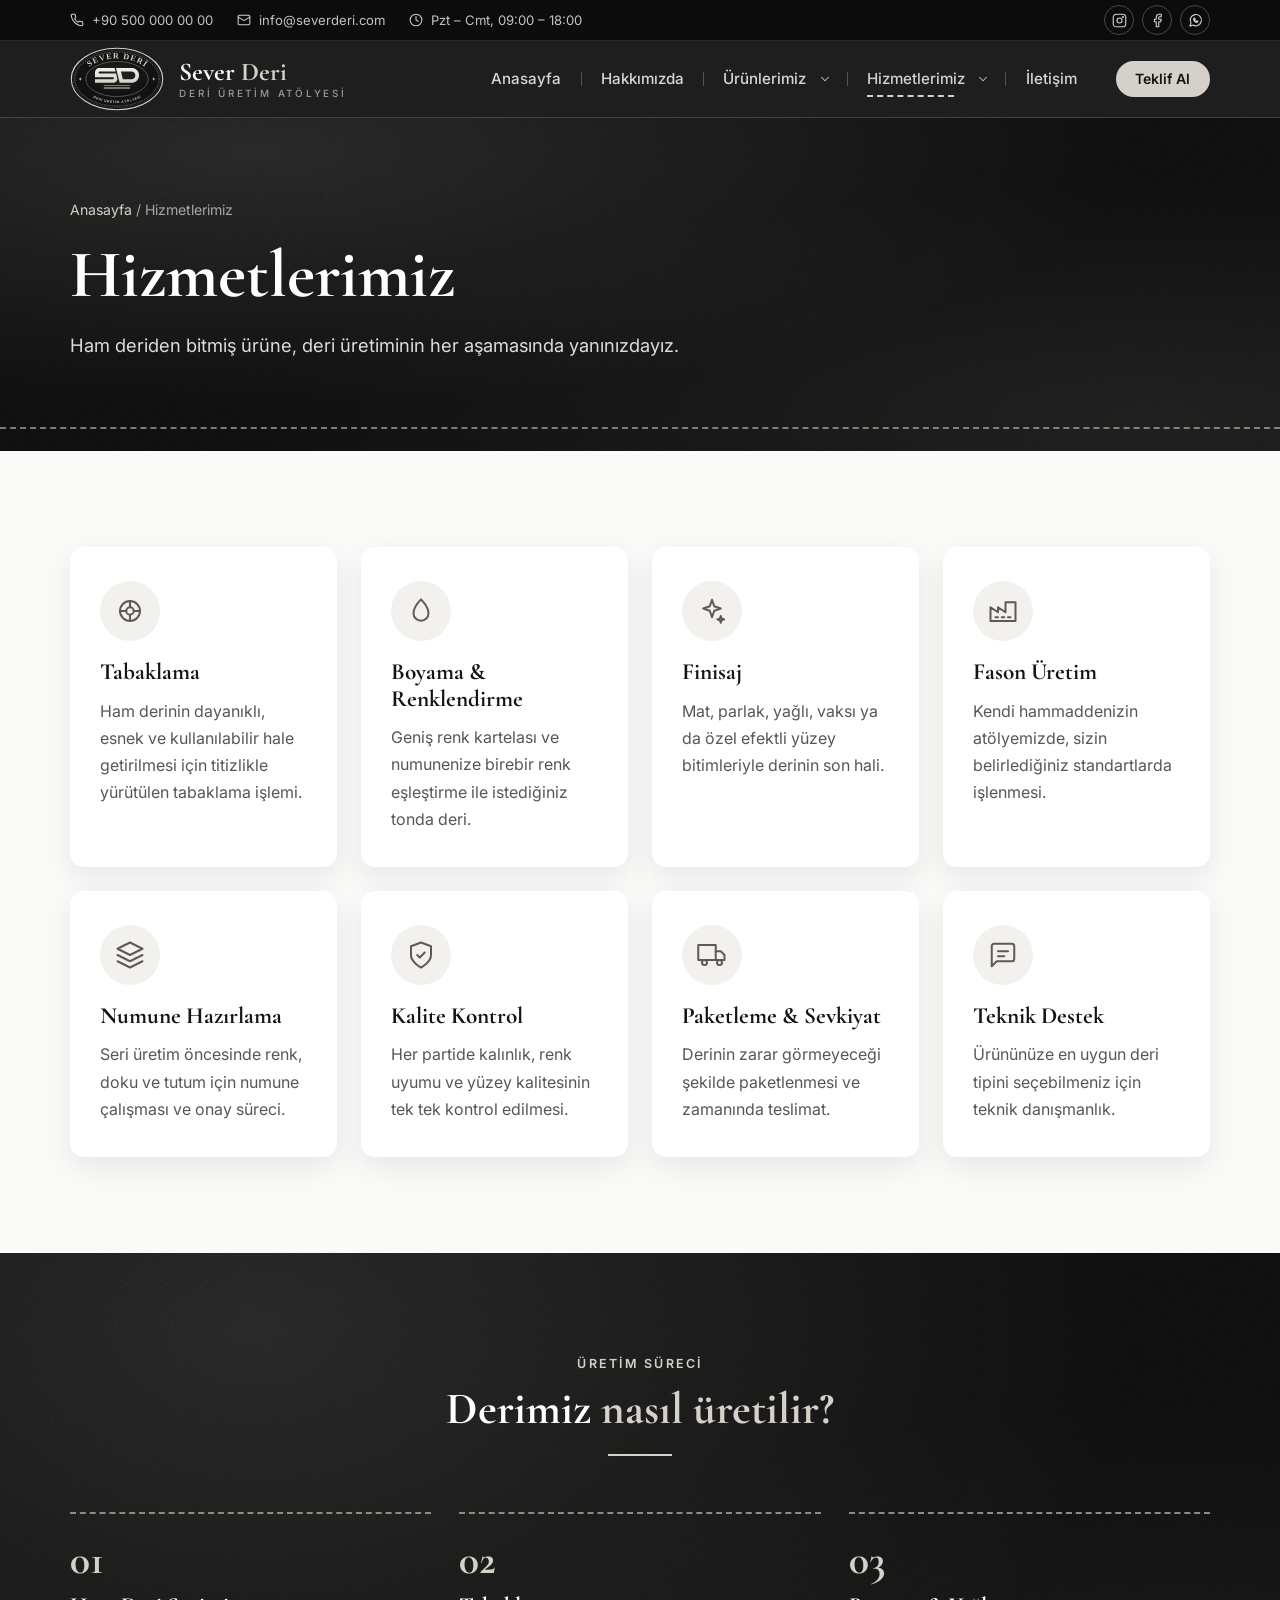
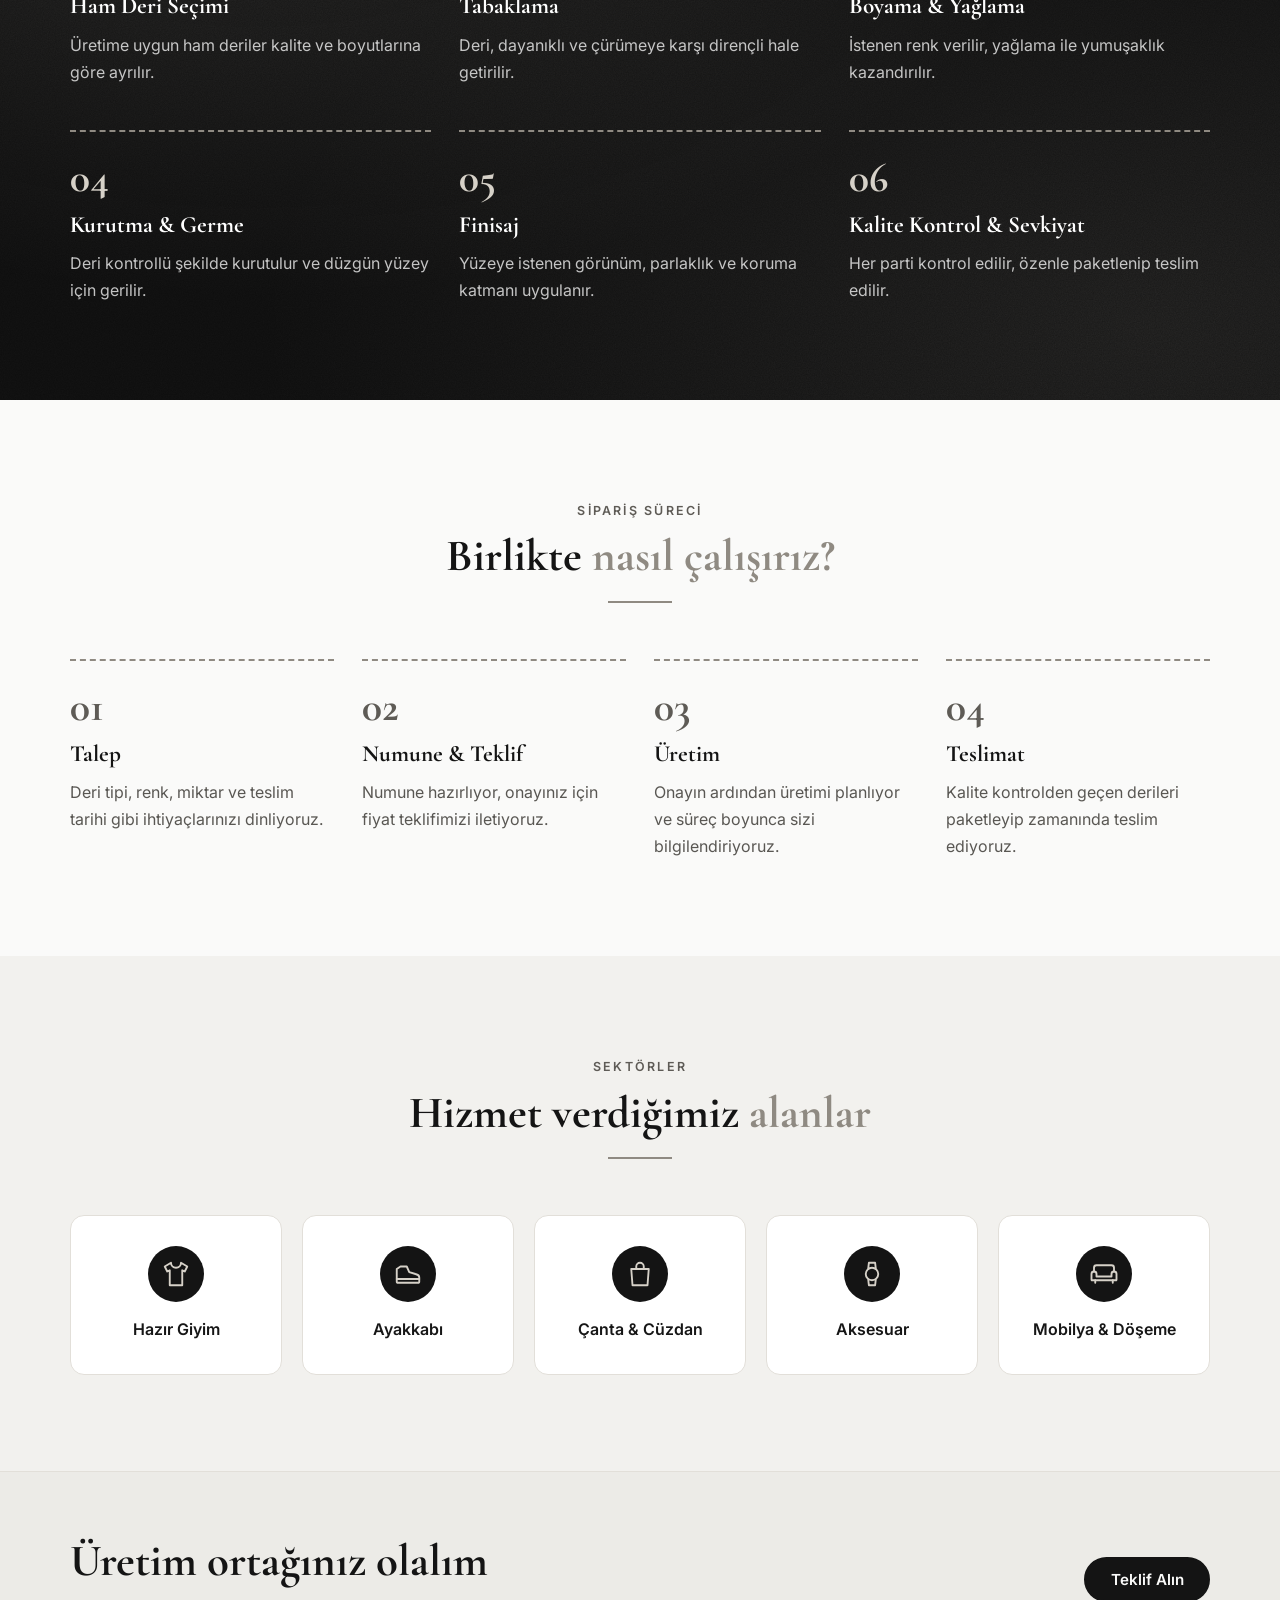
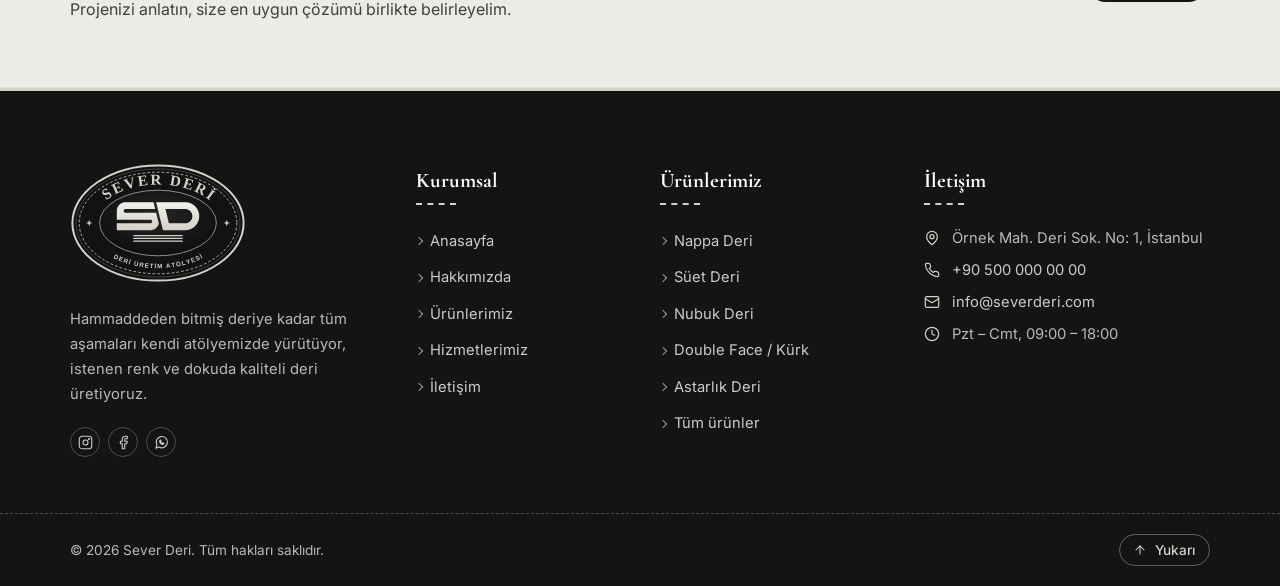
<file: hizmetlerimiz.html>
<!doctype html>
<html lang="tr">
<head>
  <meta charset="utf-8">
  <meta name="viewport" content="width=device-width, initial-scale=1">
  <title>Hizmetlerimiz | Sever Deri</title>
  <meta name="description" content="Tabaklama, boyama, finisaj, fason üretim, numune hazırlama, kalite kontrol ve sevkiyat hizmetleri.">
  <meta name="theme-color" content="#151515">
  <meta property="og:title" content="Hizmetlerimiz | Sever Deri">
  <meta property="og:description" content="Tabaklama, boyama, finisaj, fason üretim, numune hazırlama, kalite kontrol ve sevkiyat hizmetleri.">
  <meta property="og:type" content="website">
  <link rel="icon" href="assets/favicon.svg" type="image/svg+xml">
  <link rel="preconnect" href="https://fonts.googleapis.com">
  <link rel="preconnect" href="https://fonts.gstatic.com" crossorigin>
  <link href="https://fonts.googleapis.com/css2?family=Cormorant+Garamond:wght@500;600;700&family=Inter:wght@400;500;600&display=swap" rel="stylesheet">
  <link rel="stylesheet" href="css/style.css?v=9">
</head>
<body data-page="hizmetlerimiz">

  <a class="skip-link" href="#main">İçeriğe geç</a>

  <div class="topbar">
    <div class="container topbar-inner">
      <div class="topbar-info">
        <a href="tel:+905000000000"><svg class="icon" viewBox="0 0 24 24" aria-hidden="true"><path d="M22 16.9v3a2 2 0 0 1-2.2 2 19.8 19.8 0 0 1-8.6-3.1 19.5 19.5 0 0 1-6-6A19.8 19.8 0 0 1 2.1 4.2 2 2 0 0 1 4.1 2h3a2 2 0 0 1 2 1.7c.1.9.4 1.8.7 2.7a2 2 0 0 1-.5 2.1L8 9.8a16 16 0 0 0 6 6l1.3-1.3a2 2 0 0 1 2.1-.4c.9.3 1.8.6 2.7.7a2 2 0 0 1 1.7 2z"/></svg>+90 500 000 00 00</a>
        <a href="mailto:info@severderi.com"><svg class="icon" viewBox="0 0 24 24" aria-hidden="true"><rect x="2" y="4" width="20" height="16" rx="2"/><path d="m22 7-10 6L2 7"/></svg>info@severderi.com</a>
        <span><svg class="icon" viewBox="0 0 24 24" aria-hidden="true"><circle cx="12" cy="12" r="10"/><path d="M12 6v6l4 2"/></svg>Pzt – Cmt, 09:00 – 18:00</span>
      </div>
      <div class="social">
          <a href="https://www.instagram.com/" target="_blank" rel="noopener" aria-label="Instagram"><svg class="icon" viewBox="0 0 24 24" aria-hidden="true"><rect x="2" y="2" width="20" height="20" rx="5"/><circle cx="12" cy="12" r="4"/><circle cx="17.5" cy="6.5" r=".8"/></svg></a>
          <a href="https://www.facebook.com/" target="_blank" rel="noopener" aria-label="Facebook"><svg class="icon" viewBox="0 0 24 24" aria-hidden="true"><path d="M18 2h-3a5 5 0 0 0-5 5v3H7v4h3v8h4v-8h3l1-4h-4V7a1 1 0 0 1 1-1h3z"/></svg></a>
          <a href="https://wa.me/905000000000" target="_blank" rel="noopener" aria-label="WhatsApp"><svg class="icon" viewBox="0 0 24 24" aria-hidden="true"><path d="M3 21l1.7-5A9 9 0 1 1 8 19.3L3 21z"/><path d="M9 9.5c0 3 2.5 5.5 5.5 5.5l1.5-1.5-2-1-1 1c-1-.4-2.1-1.5-2.5-2.5l1-1-1-2L9 9.5z"/></svg></a>
        </div>
    </div>
  </div>

  <header class="site-header">
    <div class="container header-inner">
      <a href="index.html" class="brand" aria-label="Sever Deri anasayfa">
        <img class="brand-logo" src="assets/logo.svg" alt="" width="94" height="64">
        <span class="brand-text"><span>Sever <em>Deri</em></span><small>Deri Üretim Atölyesi</small></span>
      </a>
      <nav class="site-nav" id="site-nav" aria-label="Ana menü">
        <ul class="nav-list">
          <li><a href="index.html">Anasayfa</a></li>
          <li><a href="hakkimizda.html">Hakkımızda</a></li>
          <li class="has-sub">
            <a href="urunlerimiz.html">Ürünlerimiz</a>
            <button class="sub-toggle" type="button" aria-expanded="false" aria-label="Ürünlerimiz alt menüsünü aç"><svg class="icon" viewBox="0 0 24 24" aria-hidden="true"><path d="m6 9 6 6 6-6"/></svg></button>
            <ul class="sub-menu">
              <li><a href="urunlerimiz.html#nappa">Nappa Deri</a></li>
              <li><a href="urunlerimiz.html#suet">Süet Deri</a></li>
              <li><a href="urunlerimiz.html#nubuk">Nubuk Deri</a></li>
              <li><a href="urunlerimiz.html#double-face">Double Face / Kürk</a></li>
              <li><a href="urunlerimiz.html#astar">Astarlık Deri</a></li>
              <li><a href="urunlerimiz.html#vintage">Vintage / Yağlı Deri</a></li>
              <li><a href="urunlerimiz.html#baskili">Baskılı & Desenli Deri</a></li>
              <li><a href="urunlerimiz.html#ozel-finisaj">Özel Finisaj</a></li>
              <li class="sub-all"><a href="urunlerimiz.html">Tümünü görüntüle</a></li>
            </ul>
          </li>
          <li class="has-sub">
            <a href="hizmetlerimiz.html" class="active" aria-current="page">Hizmetlerimiz</a>
            <button class="sub-toggle" type="button" aria-expanded="false" aria-label="Hizmetlerimiz alt menüsünü aç"><svg class="icon" viewBox="0 0 24 24" aria-hidden="true"><path d="m6 9 6 6 6-6"/></svg></button>
            <ul class="sub-menu">
              <li><a href="hizmetlerimiz.html#tabaklama">Tabaklama</a></li>
              <li><a href="hizmetlerimiz.html#boyama">Boyama & Renklendirme</a></li>
              <li><a href="hizmetlerimiz.html#finisaj">Finisaj</a></li>
              <li><a href="hizmetlerimiz.html#fason">Fason Üretim</a></li>
              <li><a href="hizmetlerimiz.html#numune">Numune Hazırlama</a></li>
              <li><a href="hizmetlerimiz.html#kalite">Kalite Kontrol</a></li>
              <li><a href="hizmetlerimiz.html#sevkiyat">Paketleme & Sevkiyat</a></li>
              <li><a href="hizmetlerimiz.html#destek">Teknik Destek</a></li>
              <li class="sub-all"><a href="hizmetlerimiz.html">Tümünü görüntüle</a></li>
            </ul>
          </li>
          <li><a href="iletisim.html">İletişim</a></li>
        </ul>
        <div class="nav-mobile-extra">
          <a href="tel:+905000000000"><svg class="icon" viewBox="0 0 24 24" aria-hidden="true"><path d="M22 16.9v3a2 2 0 0 1-2.2 2 19.8 19.8 0 0 1-8.6-3.1 19.5 19.5 0 0 1-6-6A19.8 19.8 0 0 1 2.1 4.2 2 2 0 0 1 4.1 2h3a2 2 0 0 1 2 1.7c.1.9.4 1.8.7 2.7a2 2 0 0 1-.5 2.1L8 9.8a16 16 0 0 0 6 6l1.3-1.3a2 2 0 0 1 2.1-.4c.9.3 1.8.6 2.7.7a2 2 0 0 1 1.7 2z"/></svg>+90 500 000 00 00</a>
          <a href="mailto:info@severderi.com"><svg class="icon" viewBox="0 0 24 24" aria-hidden="true"><rect x="2" y="4" width="20" height="16" rx="2"/><path d="m22 7-10 6L2 7"/></svg>info@severderi.com</a>
          <a href="iletisim.html" class="btn">Teklif Al</a>
          <div class="social">
          <a href="https://www.instagram.com/" target="_blank" rel="noopener" aria-label="Instagram"><svg class="icon" viewBox="0 0 24 24" aria-hidden="true"><rect x="2" y="2" width="20" height="20" rx="5"/><circle cx="12" cy="12" r="4"/><circle cx="17.5" cy="6.5" r=".8"/></svg></a>
          <a href="https://www.facebook.com/" target="_blank" rel="noopener" aria-label="Facebook"><svg class="icon" viewBox="0 0 24 24" aria-hidden="true"><path d="M18 2h-3a5 5 0 0 0-5 5v3H7v4h3v8h4v-8h3l1-4h-4V7a1 1 0 0 1 1-1h3z"/></svg></a>
          <a href="https://wa.me/905000000000" target="_blank" rel="noopener" aria-label="WhatsApp"><svg class="icon" viewBox="0 0 24 24" aria-hidden="true"><path d="M3 21l1.7-5A9 9 0 1 1 8 19.3L3 21z"/><path d="M9 9.5c0 3 2.5 5.5 5.5 5.5l1.5-1.5-2-1-1 1c-1-.4-2.1-1.5-2.5-2.5l1-1-1-2L9 9.5z"/></svg></a>
        </div>
        </div>
      </nav>
      <a href="iletisim.html" class="btn btn-small header-cta">Teklif Al</a>
      <button class="nav-toggle" type="button" aria-label="Menüyü aç" aria-expanded="false" aria-controls="site-nav">
        <span></span><span></span><span></span>
      </button>
    </div>
  </header>
  <div class="nav-backdrop" hidden></div>

  <main id="main">
    <section class="page-hero">
      <div class="container">
        <p class="breadcrumb"><a href="index.html">Anasayfa</a> / Hizmetlerimiz</p>
        <h1>Hizmetlerimiz</h1>
        <p class="lead">Ham deriden bitmiş ürüne, deri üretiminin her aşamasında yanınızdayız.</p>
      </div>
      <div class="hero-stitch" aria-hidden="true"></div>
    </section>

    <section class="section">
      <div class="container">
        <div class="cards cards-4">
          <article class="card" id="tabaklama">
            <div class="card-icon" aria-hidden="true"><svg class="" viewBox="0 0 24 24" aria-hidden="true"><circle cx="12" cy="12" r="8"/><circle cx="12" cy="12" r="3"/><path d="M12 4v5M12 15v5M4 12h5M15 12h5"/></svg></div>
            <h3>Tabaklama</h3>
            <p>Ham derinin dayanıklı, esnek ve kullanılabilir hale getirilmesi için titizlikle yürütülen tabaklama işlemi.</p>
          </article>
          <article class="card" id="boyama">
            <div class="card-icon" aria-hidden="true"><svg class="" viewBox="0 0 24 24" aria-hidden="true"><path d="M12 2.7s-6 6.3-6 11a6 6 0 0 0 12 0c0-4.7-6-11-6-11z"/></svg></div>
            <h3>Boyama & Renklendirme</h3>
            <p>Geniş renk kartelası ve numunenize birebir renk eşleştirme ile istediğiniz tonda deri.</p>
          </article>
          <article class="card" id="finisaj">
            <div class="card-icon" aria-hidden="true"><svg class="" viewBox="0 0 24 24" aria-hidden="true"><path d="M12 3l1.8 5.2L19 10l-5.2 1.8L12 17l-1.8-5.2L5 10l5.2-1.8z"/><path d="M19 16l.7 2 2 .7-2 .7-.7 2-.7-2-2-.7 2-.7z"/></svg></div>
            <h3>Finisaj</h3>
            <p>Mat, parlak, yağlı, vaksı ya da özel efektli yüzey bitimleriyle derinin son hali.</p>
          </article>
          <article class="card" id="fason">
            <div class="card-icon" aria-hidden="true"><svg class="" viewBox="0 0 24 24" aria-hidden="true"><path d="M2 20V9l6 4V9l6 4V5h8v15z"/><path d="M6 17h2M11 17h2M16 17h2"/></svg></div>
            <h3>Fason Üretim</h3>
            <p>Kendi hammaddenizin atölyemizde, sizin belirlediğiniz standartlarda işlenmesi.</p>
          </article>
          <article class="card" id="numune">
            <div class="card-icon" aria-hidden="true"><svg class="" viewBox="0 0 24 24" aria-hidden="true"><path d="m12 2 10 5-10 5L2 7z"/><path d="m2 12 10 5 10-5"/><path d="m2 17 10 5 10-5"/></svg></div>
            <h3>Numune Hazırlama</h3>
            <p>Seri üretim öncesinde renk, doku ve tutum için numune çalışması ve onay süreci.</p>
          </article>
          <article class="card" id="kalite">
            <div class="card-icon" aria-hidden="true"><svg class="" viewBox="0 0 24 24" aria-hidden="true"><path d="M12 22s8-4 8-10V5l-8-3-8 3v7c0 6 8 10 8 10z"/><path d="m9 12 2 2 4-4"/></svg></div>
            <h3>Kalite Kontrol</h3>
            <p>Her partide kalınlık, renk uyumu ve yüzey kalitesinin tek tek kontrol edilmesi.</p>
          </article>
          <article class="card" id="sevkiyat">
            <div class="card-icon" aria-hidden="true"><svg class="" viewBox="0 0 24 24" aria-hidden="true"><path d="M1 4h14v12H1z"/><path d="M15 9h4l3 3v4h-7"/><circle cx="6" cy="18" r="2"/><circle cx="18" cy="18" r="2"/></svg></div>
            <h3>Paketleme & Sevkiyat</h3>
            <p>Derinin zarar görmeyeceği şekilde paketlenmesi ve zamanında teslimat.</p>
          </article>
          <article class="card" id="destek">
            <div class="card-icon" aria-hidden="true"><svg class="" viewBox="0 0 24 24" aria-hidden="true"><path d="M21 15a2 2 0 0 1-2 2H7l-4 4V5a2 2 0 0 1 2-2h14a2 2 0 0 1 2 2z"/><path d="M8 9h8M8 13h5"/></svg></div>
            <h3>Teknik Destek</h3>
            <p>Ürününüze en uygun deri tipini seçebilmeniz için teknik danışmanlık.</p>
          </article>
        </div>
      </div>
    </section>

    <section class="section section-dark">
      <div class="container">
        <div class="section-head">
          <p class="eyebrow">Üretim Süreci</p>
          <h2 class="title-line">Derimiz <span class="accent">nasıl üretilir?</span></h2>
        </div>
        <ol class="steps">
          <li>
            <span class="step-no">01</span>
            <h3>Ham Deri Seçimi</h3>
            <p>Üretime uygun ham deriler kalite ve boyutlarına göre ayrılır.</p>
          </li>
          <li>
            <span class="step-no">02</span>
            <h3>Tabaklama</h3>
            <p>Deri, dayanıklı ve çürümeye karşı dirençli hale getirilir.</p>
          </li>
          <li>
            <span class="step-no">03</span>
            <h3>Boyama & Yağlama</h3>
            <p>İstenen renk verilir, yağlama ile yumuşaklık kazandırılır.</p>
          </li>
          <li>
            <span class="step-no">04</span>
            <h3>Kurutma & Germe</h3>
            <p>Deri kontrollü şekilde kurutulur ve düzgün yüzey için gerilir.</p>
          </li>
          <li>
            <span class="step-no">05</span>
            <h3>Finisaj</h3>
            <p>Yüzeye istenen görünüm, parlaklık ve koruma katmanı uygulanır.</p>
          </li>
          <li>
            <span class="step-no">06</span>
            <h3>Kalite Kontrol & Sevkiyat</h3>
            <p>Her parti kontrol edilir, özenle paketlenip teslim edilir.</p>
          </li>
        </ol>
      </div>
    </section>

    <section class="section">
      <div class="container">
        <div class="section-head">
          <p class="eyebrow">Sipariş Süreci</p>
          <h2 class="title-line">Birlikte <span class="accent">nasıl çalışırız?</span></h2>
        </div>
        <ol class="steps">
          <li>
            <span class="step-no">01</span>
            <h3>Talep</h3>
            <p>Deri tipi, renk, miktar ve teslim tarihi gibi ihtiyaçlarınızı dinliyoruz.</p>
          </li>
          <li>
            <span class="step-no">02</span>
            <h3>Numune & Teklif</h3>
            <p>Numune hazırlıyor, onayınız için fiyat teklifimizi iletiyoruz.</p>
          </li>
          <li>
            <span class="step-no">03</span>
            <h3>Üretim</h3>
            <p>Onayın ardından üretimi planlıyor ve süreç boyunca sizi bilgilendiriyoruz.</p>
          </li>
          <li>
            <span class="step-no">04</span>
            <h3>Teslimat</h3>
            <p>Kalite kontrolden geçen derileri paketleyip zamanında teslim ediyoruz.</p>
          </li>
        </ol>
      </div>
    </section>

    <section class="section section-alt">
      <div class="container">
        <div class="section-head">
          <p class="eyebrow">Sektörler</p>
          <h2 class="title-line">Hizmet verdiğimiz <span class="accent">alanlar</span></h2>
        </div>
        <ul class="sectors">
          <li><svg class="" viewBox="0 0 24 24" aria-hidden="true"><path d="M8 3 3 6l2 4 2-1v12h10V9l2 1 2-4-5-3a4 4 0 0 1-8 0z"/></svg><span>Hazır Giyim</span></li>
          <li><svg class="" viewBox="0 0 24 24" aria-hidden="true"><path d="M3 16h18v-1.5c0-1-1-2-3-2.5l-5-1.5L11 6H6L3 8z"/><path d="M3 16v3h18v-3"/></svg><span>Ayakkabı</span></li>
          <li><svg class="" viewBox="0 0 24 24" aria-hidden="true"><path d="M5 8h14l-1 13H6z"/><path d="M9 8V6a3 3 0 0 1 6 0v2"/></svg><span>Çanta & Cüzdan</span></li>
          <li><svg class="" viewBox="0 0 24 24" aria-hidden="true"><circle cx="12" cy="12" r="5"/><path d="M9 7.5 9.5 3h5l.5 4.5M9 16.5 9.5 21h5l.5-4.5"/></svg><span>Aksesuar</span></li>
          <li><svg class="" viewBox="0 0 24 24" aria-hidden="true"><path d="M4 10V7a2 2 0 0 1 2-2h12a2 2 0 0 1 2 2v3"/><path d="M2 12a2 2 0 0 1 4 0v2h12v-2a2 2 0 0 1 4 0v5H2z"/><path d="M5 17v2M19 17v2"/></svg><span>Mobilya & Döşeme</span></li>
        </ul>
      </div>
    </section>

    <section class="cta">
      <div class="container cta-inner">
        <div>
          <h2>Üretim ortağınız olalım</h2>
          <p>Projenizi anlatın, size en uygun çözümü birlikte belirleyelim.</p>
        </div>
        <a href="iletisim.html" class="btn">Teklif Alın</a>
      </div>
    </section>
  </main>

  <footer class="site-footer">
    <div class="container footer-grid">
      <div class="footer-brand">
        <a href="index.html" class="footer-logo" aria-label="Sever Deri anasayfa">
          <img src="assets/logo.svg" alt="Sever Deri" width="176" height="120">
        </a>
        <p class="footer-about">Hammaddeden bitmiş deriye kadar tüm aşamaları kendi atölyemizde yürütüyor, istenen renk ve dokuda kaliteli deri üretiyoruz.</p>
        <div class="social">
          <a href="https://www.instagram.com/" target="_blank" rel="noopener" aria-label="Instagram"><svg class="icon" viewBox="0 0 24 24" aria-hidden="true"><rect x="2" y="2" width="20" height="20" rx="5"/><circle cx="12" cy="12" r="4"/><circle cx="17.5" cy="6.5" r=".8"/></svg></a>
          <a href="https://www.facebook.com/" target="_blank" rel="noopener" aria-label="Facebook"><svg class="icon" viewBox="0 0 24 24" aria-hidden="true"><path d="M18 2h-3a5 5 0 0 0-5 5v3H7v4h3v8h4v-8h3l1-4h-4V7a1 1 0 0 1 1-1h3z"/></svg></a>
          <a href="https://wa.me/905000000000" target="_blank" rel="noopener" aria-label="WhatsApp"><svg class="icon" viewBox="0 0 24 24" aria-hidden="true"><path d="M3 21l1.7-5A9 9 0 1 1 8 19.3L3 21z"/><path d="M9 9.5c0 3 2.5 5.5 5.5 5.5l1.5-1.5-2-1-1 1c-1-.4-2.1-1.5-2.5-2.5l1-1-1-2L9 9.5z"/></svg></a>
        </div>
      </div>
      <div>
        <h2 class="footer-title">Kurumsal</h2>
        <ul class="footer-links">
          <li><a href="index.html">Anasayfa</a></li>
          <li><a href="hakkimizda.html">Hakkımızda</a></li>
          <li><a href="urunlerimiz.html">Ürünlerimiz</a></li>
          <li><a href="hizmetlerimiz.html">Hizmetlerimiz</a></li>
          <li><a href="iletisim.html">İletişim</a></li>
        </ul>
      </div>
      <div>
        <h2 class="footer-title">Ürünlerimiz</h2>
        <ul class="footer-links">
          <li><a href="urunlerimiz.html#nappa">Nappa Deri</a></li>
          <li><a href="urunlerimiz.html#suet">Süet Deri</a></li>
          <li><a href="urunlerimiz.html#nubuk">Nubuk Deri</a></li>
          <li><a href="urunlerimiz.html#double-face">Double Face / Kürk</a></li>
          <li><a href="urunlerimiz.html#astar">Astarlık Deri</a></li>
          <li><a href="urunlerimiz.html">Tüm ürünler</a></li>
        </ul>
      </div>
      <div>
        <h2 class="footer-title">İletişim</h2>
        <ul class="footer-contact">
          <li><svg class="icon" viewBox="0 0 24 24" aria-hidden="true"><path d="M20 10c0 6-8 12-8 12S4 16 4 10a8 8 0 0 1 16 0z"/><circle cx="12" cy="10" r="3"/></svg><span>Örnek Mah. Deri Sok. No: 1, İstanbul</span></li>
          <li><svg class="icon" viewBox="0 0 24 24" aria-hidden="true"><path d="M22 16.9v3a2 2 0 0 1-2.2 2 19.8 19.8 0 0 1-8.6-3.1 19.5 19.5 0 0 1-6-6A19.8 19.8 0 0 1 2.1 4.2 2 2 0 0 1 4.1 2h3a2 2 0 0 1 2 1.7c.1.9.4 1.8.7 2.7a2 2 0 0 1-.5 2.1L8 9.8a16 16 0 0 0 6 6l1.3-1.3a2 2 0 0 1 2.1-.4c.9.3 1.8.6 2.7.7a2 2 0 0 1 1.7 2z"/></svg><a href="tel:+905000000000">+90 500 000 00 00</a></li>
          <li><svg class="icon" viewBox="0 0 24 24" aria-hidden="true"><rect x="2" y="4" width="20" height="16" rx="2"/><path d="m22 7-10 6L2 7"/></svg><a href="mailto:info@severderi.com">info@severderi.com</a></li>
          <li><svg class="icon" viewBox="0 0 24 24" aria-hidden="true"><circle cx="12" cy="12" r="10"/><path d="M12 6v6l4 2"/></svg><span>Pzt – Cmt, 09:00 – 18:00</span></li>
        </ul>
      </div>
    </div>
    <div class="footer-bottom">
      <div class="container footer-bottom-inner">
        <p>&copy; <span id="year">2026</span> Sever Deri. Tüm hakları saklıdır.</p>
        <button class="to-top" type="button" aria-label="Sayfanın başına dön"><svg class="icon" viewBox="0 0 24 24" aria-hidden="true"><path d="M12 19V5"/><path d="m5 12 7-7 7 7"/></svg>Yukarı</button>
      </div>
    </div>
  </footer>

  <script src="js/main.js?v=9"></script>
</body>
</html>
</file>
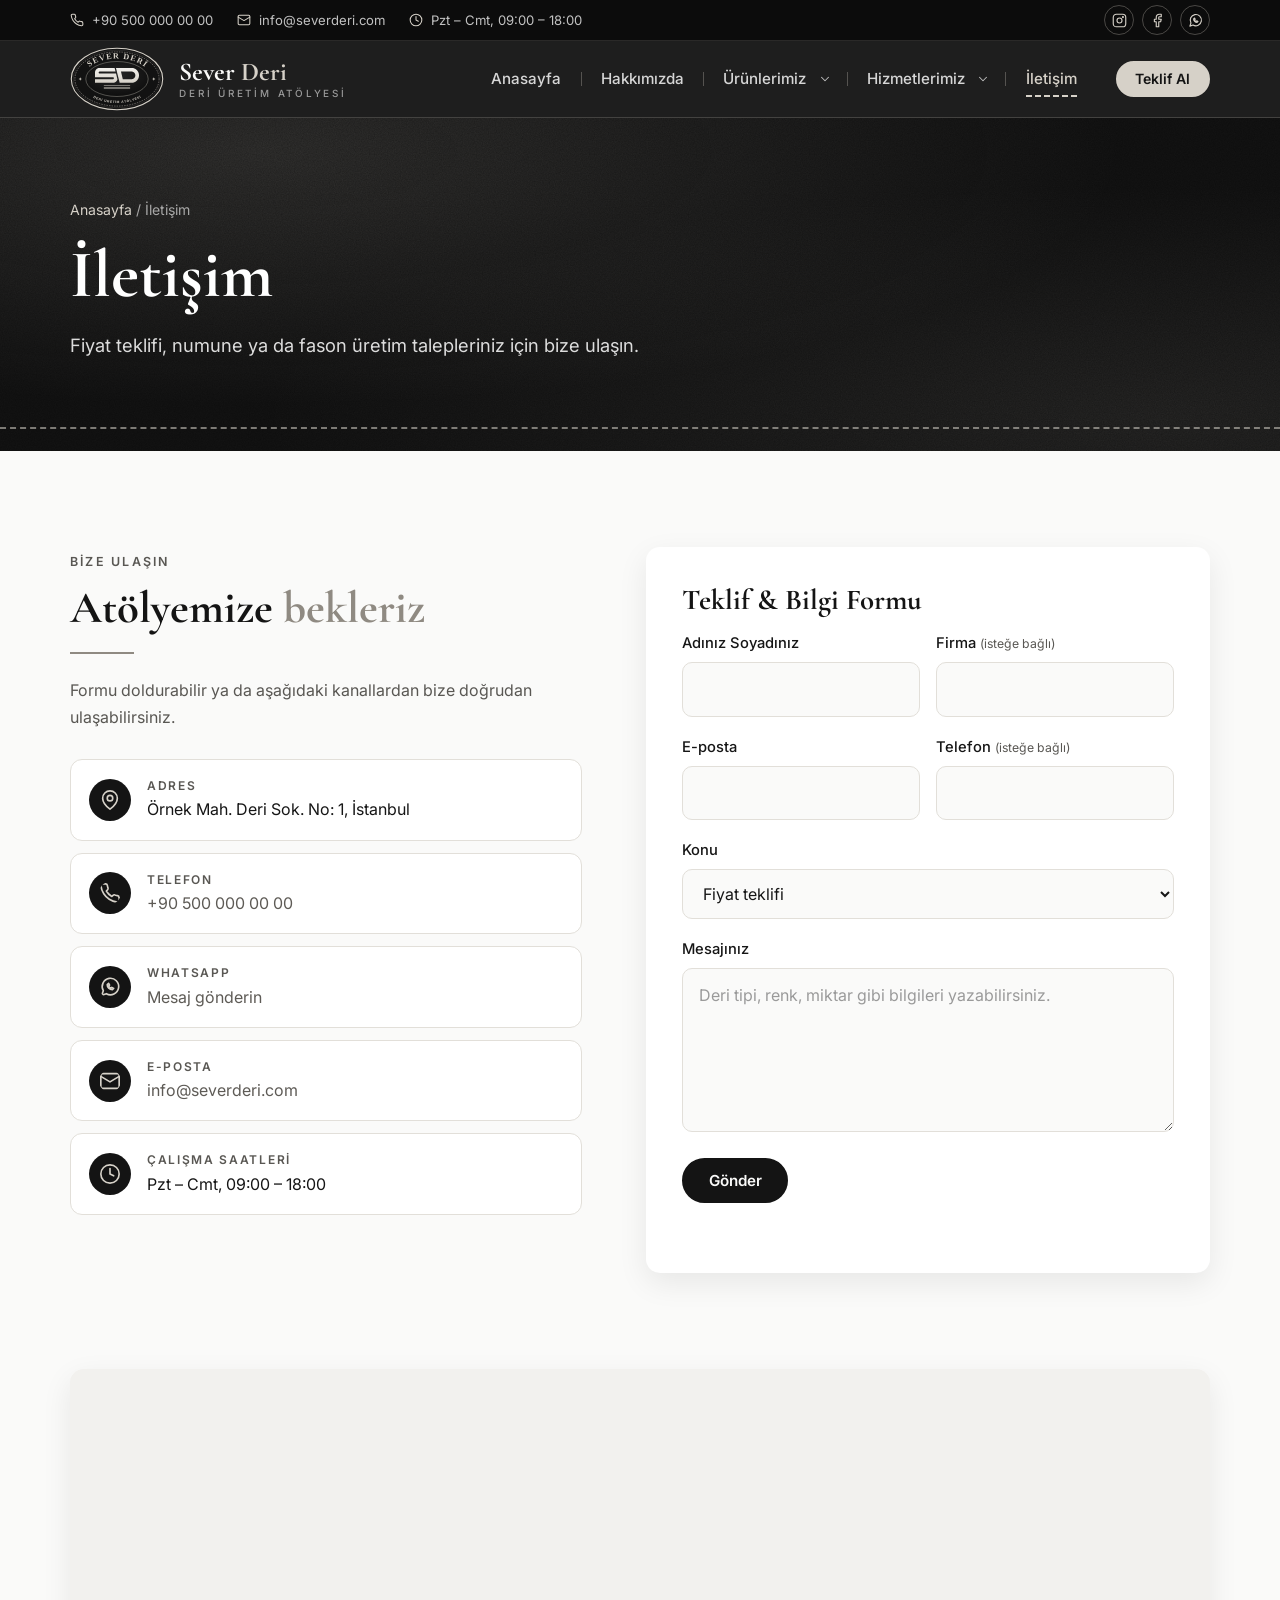
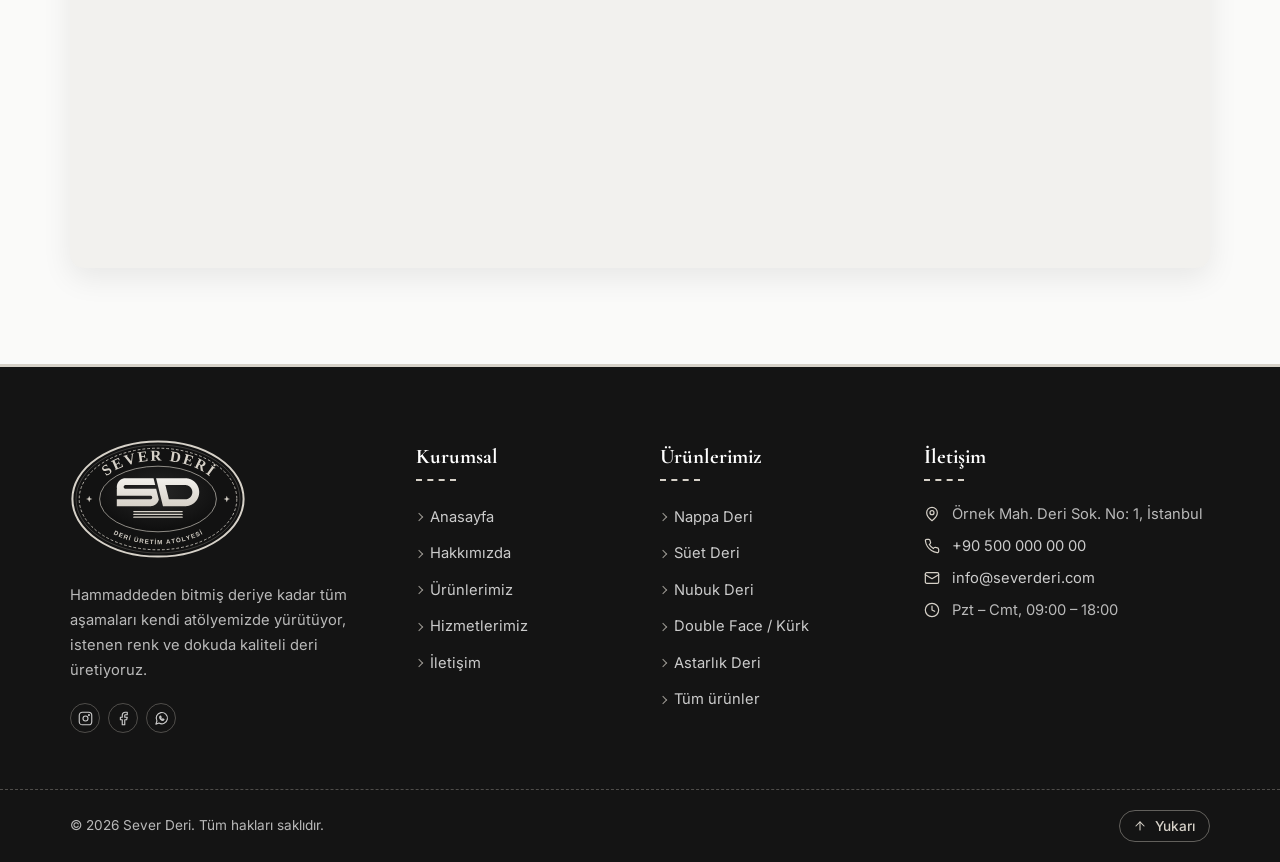
<file: iletisim.html>
<!doctype html>
<html lang="tr">
<head>
  <meta charset="utf-8">
  <meta name="viewport" content="width=device-width, initial-scale=1">
  <title>İletişim | Sever Deri</title>
  <meta name="description" content="Sever Deri iletişim bilgileri, teklif ve numune talep formu.">
  <meta name="theme-color" content="#151515">
  <meta property="og:title" content="İletişim | Sever Deri">
  <meta property="og:description" content="Sever Deri iletişim bilgileri, teklif ve numune talep formu.">
  <meta property="og:type" content="website">
  <link rel="icon" href="assets/favicon.svg" type="image/svg+xml">
  <link rel="preconnect" href="https://fonts.googleapis.com">
  <link rel="preconnect" href="https://fonts.gstatic.com" crossorigin>
  <link href="https://fonts.googleapis.com/css2?family=Cormorant+Garamond:wght@500;600;700&family=Inter:wght@400;500;600&display=swap" rel="stylesheet">
  <link rel="stylesheet" href="css/style.css?v=9">
</head>
<body data-page="iletisim">

  <a class="skip-link" href="#main">İçeriğe geç</a>

  <div class="topbar">
    <div class="container topbar-inner">
      <div class="topbar-info">
        <a href="tel:+905000000000"><svg class="icon" viewBox="0 0 24 24" aria-hidden="true"><path d="M22 16.9v3a2 2 0 0 1-2.2 2 19.8 19.8 0 0 1-8.6-3.1 19.5 19.5 0 0 1-6-6A19.8 19.8 0 0 1 2.1 4.2 2 2 0 0 1 4.1 2h3a2 2 0 0 1 2 1.7c.1.9.4 1.8.7 2.7a2 2 0 0 1-.5 2.1L8 9.8a16 16 0 0 0 6 6l1.3-1.3a2 2 0 0 1 2.1-.4c.9.3 1.8.6 2.7.7a2 2 0 0 1 1.7 2z"/></svg>+90 500 000 00 00</a>
        <a href="mailto:info@severderi.com"><svg class="icon" viewBox="0 0 24 24" aria-hidden="true"><rect x="2" y="4" width="20" height="16" rx="2"/><path d="m22 7-10 6L2 7"/></svg>info@severderi.com</a>
        <span><svg class="icon" viewBox="0 0 24 24" aria-hidden="true"><circle cx="12" cy="12" r="10"/><path d="M12 6v6l4 2"/></svg>Pzt – Cmt, 09:00 – 18:00</span>
      </div>
      <div class="social">
          <a href="https://www.instagram.com/" target="_blank" rel="noopener" aria-label="Instagram"><svg class="icon" viewBox="0 0 24 24" aria-hidden="true"><rect x="2" y="2" width="20" height="20" rx="5"/><circle cx="12" cy="12" r="4"/><circle cx="17.5" cy="6.5" r=".8"/></svg></a>
          <a href="https://www.facebook.com/" target="_blank" rel="noopener" aria-label="Facebook"><svg class="icon" viewBox="0 0 24 24" aria-hidden="true"><path d="M18 2h-3a5 5 0 0 0-5 5v3H7v4h3v8h4v-8h3l1-4h-4V7a1 1 0 0 1 1-1h3z"/></svg></a>
          <a href="https://wa.me/905000000000" target="_blank" rel="noopener" aria-label="WhatsApp"><svg class="icon" viewBox="0 0 24 24" aria-hidden="true"><path d="M3 21l1.7-5A9 9 0 1 1 8 19.3L3 21z"/><path d="M9 9.5c0 3 2.5 5.5 5.5 5.5l1.5-1.5-2-1-1 1c-1-.4-2.1-1.5-2.5-2.5l1-1-1-2L9 9.5z"/></svg></a>
        </div>
    </div>
  </div>

  <header class="site-header">
    <div class="container header-inner">
      <a href="index.html" class="brand" aria-label="Sever Deri anasayfa">
        <img class="brand-logo" src="assets/logo.svg" alt="" width="94" height="64">
        <span class="brand-text"><span>Sever <em>Deri</em></span><small>Deri Üretim Atölyesi</small></span>
      </a>
      <nav class="site-nav" id="site-nav" aria-label="Ana menü">
        <ul class="nav-list">
          <li><a href="index.html">Anasayfa</a></li>
          <li><a href="hakkimizda.html">Hakkımızda</a></li>
          <li class="has-sub">
            <a href="urunlerimiz.html">Ürünlerimiz</a>
            <button class="sub-toggle" type="button" aria-expanded="false" aria-label="Ürünlerimiz alt menüsünü aç"><svg class="icon" viewBox="0 0 24 24" aria-hidden="true"><path d="m6 9 6 6 6-6"/></svg></button>
            <ul class="sub-menu">
              <li><a href="urunlerimiz.html#nappa">Nappa Deri</a></li>
              <li><a href="urunlerimiz.html#suet">Süet Deri</a></li>
              <li><a href="urunlerimiz.html#nubuk">Nubuk Deri</a></li>
              <li><a href="urunlerimiz.html#double-face">Double Face / Kürk</a></li>
              <li><a href="urunlerimiz.html#astar">Astarlık Deri</a></li>
              <li><a href="urunlerimiz.html#vintage">Vintage / Yağlı Deri</a></li>
              <li><a href="urunlerimiz.html#baskili">Baskılı & Desenli Deri</a></li>
              <li><a href="urunlerimiz.html#ozel-finisaj">Özel Finisaj</a></li>
              <li class="sub-all"><a href="urunlerimiz.html">Tümünü görüntüle</a></li>
            </ul>
          </li>
          <li class="has-sub">
            <a href="hizmetlerimiz.html">Hizmetlerimiz</a>
            <button class="sub-toggle" type="button" aria-expanded="false" aria-label="Hizmetlerimiz alt menüsünü aç"><svg class="icon" viewBox="0 0 24 24" aria-hidden="true"><path d="m6 9 6 6 6-6"/></svg></button>
            <ul class="sub-menu">
              <li><a href="hizmetlerimiz.html#tabaklama">Tabaklama</a></li>
              <li><a href="hizmetlerimiz.html#boyama">Boyama & Renklendirme</a></li>
              <li><a href="hizmetlerimiz.html#finisaj">Finisaj</a></li>
              <li><a href="hizmetlerimiz.html#fason">Fason Üretim</a></li>
              <li><a href="hizmetlerimiz.html#numune">Numune Hazırlama</a></li>
              <li><a href="hizmetlerimiz.html#kalite">Kalite Kontrol</a></li>
              <li><a href="hizmetlerimiz.html#sevkiyat">Paketleme & Sevkiyat</a></li>
              <li><a href="hizmetlerimiz.html#destek">Teknik Destek</a></li>
              <li class="sub-all"><a href="hizmetlerimiz.html">Tümünü görüntüle</a></li>
            </ul>
          </li>
          <li><a href="iletisim.html" class="active" aria-current="page">İletişim</a></li>
        </ul>
        <div class="nav-mobile-extra">
          <a href="tel:+905000000000"><svg class="icon" viewBox="0 0 24 24" aria-hidden="true"><path d="M22 16.9v3a2 2 0 0 1-2.2 2 19.8 19.8 0 0 1-8.6-3.1 19.5 19.5 0 0 1-6-6A19.8 19.8 0 0 1 2.1 4.2 2 2 0 0 1 4.1 2h3a2 2 0 0 1 2 1.7c.1.9.4 1.8.7 2.7a2 2 0 0 1-.5 2.1L8 9.8a16 16 0 0 0 6 6l1.3-1.3a2 2 0 0 1 2.1-.4c.9.3 1.8.6 2.7.7a2 2 0 0 1 1.7 2z"/></svg>+90 500 000 00 00</a>
          <a href="mailto:info@severderi.com"><svg class="icon" viewBox="0 0 24 24" aria-hidden="true"><rect x="2" y="4" width="20" height="16" rx="2"/><path d="m22 7-10 6L2 7"/></svg>info@severderi.com</a>
          <a href="iletisim.html" class="btn">Teklif Al</a>
          <div class="social">
          <a href="https://www.instagram.com/" target="_blank" rel="noopener" aria-label="Instagram"><svg class="icon" viewBox="0 0 24 24" aria-hidden="true"><rect x="2" y="2" width="20" height="20" rx="5"/><circle cx="12" cy="12" r="4"/><circle cx="17.5" cy="6.5" r=".8"/></svg></a>
          <a href="https://www.facebook.com/" target="_blank" rel="noopener" aria-label="Facebook"><svg class="icon" viewBox="0 0 24 24" aria-hidden="true"><path d="M18 2h-3a5 5 0 0 0-5 5v3H7v4h3v8h4v-8h3l1-4h-4V7a1 1 0 0 1 1-1h3z"/></svg></a>
          <a href="https://wa.me/905000000000" target="_blank" rel="noopener" aria-label="WhatsApp"><svg class="icon" viewBox="0 0 24 24" aria-hidden="true"><path d="M3 21l1.7-5A9 9 0 1 1 8 19.3L3 21z"/><path d="M9 9.5c0 3 2.5 5.5 5.5 5.5l1.5-1.5-2-1-1 1c-1-.4-2.1-1.5-2.5-2.5l1-1-1-2L9 9.5z"/></svg></a>
        </div>
        </div>
      </nav>
      <a href="iletisim.html" class="btn btn-small header-cta">Teklif Al</a>
      <button class="nav-toggle" type="button" aria-label="Menüyü aç" aria-expanded="false" aria-controls="site-nav">
        <span></span><span></span><span></span>
      </button>
    </div>
  </header>
  <div class="nav-backdrop" hidden></div>

  <main id="main">
    <section class="page-hero">
      <div class="container">
        <p class="breadcrumb"><a href="index.html">Anasayfa</a> / İletişim</p>
        <h1>İletişim</h1>
        <p class="lead">Fiyat teklifi, numune ya da fason üretim talepleriniz için bize ulaşın.</p>
      </div>
      <div class="hero-stitch" aria-hidden="true"></div>
    </section>

    <section class="section">
      <div class="container contact">
        <div class="contact-info">
          <p class="eyebrow">Bize Ulaşın</p>
          <h2 class="title-line">Atölyemize <span class="accent">bekleriz</span></h2>
          <p>Formu doldurabilir ya da aşağıdaki kanallardan bize doğrudan ulaşabilirsiniz.</p>
          <ul class="contact-cards">
            <li><svg class="icon" viewBox="0 0 24 24" aria-hidden="true"><path d="M20 10c0 6-8 12-8 12S4 16 4 10a8 8 0 0 1 16 0z"/><circle cx="12" cy="10" r="3"/></svg><div><span class="contact-label">Adres</span><span>Örnek Mah. Deri Sok. No: 1, İstanbul</span></div></li>
            <li><svg class="icon" viewBox="0 0 24 24" aria-hidden="true"><path d="M22 16.9v3a2 2 0 0 1-2.2 2 19.8 19.8 0 0 1-8.6-3.1 19.5 19.5 0 0 1-6-6A19.8 19.8 0 0 1 2.1 4.2 2 2 0 0 1 4.1 2h3a2 2 0 0 1 2 1.7c.1.9.4 1.8.7 2.7a2 2 0 0 1-.5 2.1L8 9.8a16 16 0 0 0 6 6l1.3-1.3a2 2 0 0 1 2.1-.4c.9.3 1.8.6 2.7.7a2 2 0 0 1 1.7 2z"/></svg><div><span class="contact-label">Telefon</span><a href="tel:+905000000000">+90 500 000 00 00</a></div></li>
            <li><svg class="icon" viewBox="0 0 24 24" aria-hidden="true"><path d="M3 21l1.7-5A9 9 0 1 1 8 19.3L3 21z"/><path d="M9 9.5c0 3 2.5 5.5 5.5 5.5l1.5-1.5-2-1-1 1c-1-.4-2.1-1.5-2.5-2.5l1-1-1-2L9 9.5z"/></svg><div><span class="contact-label">WhatsApp</span><a href="https://wa.me/905000000000" target="_blank" rel="noopener">Mesaj gönderin</a></div></li>
            <li><svg class="icon" viewBox="0 0 24 24" aria-hidden="true"><rect x="2" y="4" width="20" height="16" rx="2"/><path d="m22 7-10 6L2 7"/></svg><div><span class="contact-label">E-posta</span><a href="mailto:info@severderi.com">info@severderi.com</a></div></li>
            <li><svg class="icon" viewBox="0 0 24 24" aria-hidden="true"><circle cx="12" cy="12" r="10"/><path d="M12 6v6l4 2"/></svg><div><span class="contact-label">Çalışma Saatleri</span><span>Pzt – Cmt, 09:00 – 18:00</span></div></li>
          </ul>
        </div>
        <form class="contact-form" id="contact-form" novalidate>
          <h2 class="form-title">Teklif &amp; Bilgi Formu</h2>
          <div class="field-row">
            <div class="field">
              <label for="name">Adınız Soyadınız</label>
              <input id="name" name="name" type="text" autocomplete="name" required>
            </div>
            <div class="field">
              <label for="company">Firma <small>(isteğe bağlı)</small></label>
              <input id="company" name="company" type="text" autocomplete="organization">
            </div>
          </div>
          <div class="field-row">
            <div class="field">
              <label for="email">E-posta</label>
              <input id="email" name="email" type="email" autocomplete="email" required>
            </div>
            <div class="field">
              <label for="phone">Telefon <small>(isteğe bağlı)</small></label>
              <input id="phone" name="phone" type="tel" autocomplete="tel">
            </div>
          </div>
          <div class="field">
            <label for="subject">Konu</label>
            <select id="subject" name="subject">
              <option>Fiyat teklifi</option>
              <option>Numune talebi</option>
              <option>Fason üretim</option>
              <option>Genel bilgi</option>
            </select>
          </div>
          <div class="field">
            <label for="message">Mesajınız</label>
            <textarea id="message" name="message" rows="5" required placeholder="Deri tipi, renk, miktar gibi bilgileri yazabilirsiniz."></textarea>
          </div>
          <button type="submit" class="btn">Gönder</button>
          <p class="form-status" id="form-status" role="status" aria-live="polite"></p>
        </form>
      </div>
    </section>

    <section class="map-section">
      <div class="container">
        <div class="map">
          <iframe
            title="Sever Deri konum haritası"
            src="https://www.google.com/maps?q=Istanbul&amp;output=embed"
            loading="lazy"
            referrerpolicy="no-referrer-when-downgrade"></iframe>
        </div>
      </div>
    </section>
  </main>

  <footer class="site-footer">
    <div class="container footer-grid">
      <div class="footer-brand">
        <a href="index.html" class="footer-logo" aria-label="Sever Deri anasayfa">
          <img src="assets/logo.svg" alt="Sever Deri" width="176" height="120">
        </a>
        <p class="footer-about">Hammaddeden bitmiş deriye kadar tüm aşamaları kendi atölyemizde yürütüyor, istenen renk ve dokuda kaliteli deri üretiyoruz.</p>
        <div class="social">
          <a href="https://www.instagram.com/" target="_blank" rel="noopener" aria-label="Instagram"><svg class="icon" viewBox="0 0 24 24" aria-hidden="true"><rect x="2" y="2" width="20" height="20" rx="5"/><circle cx="12" cy="12" r="4"/><circle cx="17.5" cy="6.5" r=".8"/></svg></a>
          <a href="https://www.facebook.com/" target="_blank" rel="noopener" aria-label="Facebook"><svg class="icon" viewBox="0 0 24 24" aria-hidden="true"><path d="M18 2h-3a5 5 0 0 0-5 5v3H7v4h3v8h4v-8h3l1-4h-4V7a1 1 0 0 1 1-1h3z"/></svg></a>
          <a href="https://wa.me/905000000000" target="_blank" rel="noopener" aria-label="WhatsApp"><svg class="icon" viewBox="0 0 24 24" aria-hidden="true"><path d="M3 21l1.7-5A9 9 0 1 1 8 19.3L3 21z"/><path d="M9 9.5c0 3 2.5 5.5 5.5 5.5l1.5-1.5-2-1-1 1c-1-.4-2.1-1.5-2.5-2.5l1-1-1-2L9 9.5z"/></svg></a>
        </div>
      </div>
      <div>
        <h2 class="footer-title">Kurumsal</h2>
        <ul class="footer-links">
          <li><a href="index.html">Anasayfa</a></li>
          <li><a href="hakkimizda.html">Hakkımızda</a></li>
          <li><a href="urunlerimiz.html">Ürünlerimiz</a></li>
          <li><a href="hizmetlerimiz.html">Hizmetlerimiz</a></li>
          <li><a href="iletisim.html">İletişim</a></li>
        </ul>
      </div>
      <div>
        <h2 class="footer-title">Ürünlerimiz</h2>
        <ul class="footer-links">
          <li><a href="urunlerimiz.html#nappa">Nappa Deri</a></li>
          <li><a href="urunlerimiz.html#suet">Süet Deri</a></li>
          <li><a href="urunlerimiz.html#nubuk">Nubuk Deri</a></li>
          <li><a href="urunlerimiz.html#double-face">Double Face / Kürk</a></li>
          <li><a href="urunlerimiz.html#astar">Astarlık Deri</a></li>
          <li><a href="urunlerimiz.html">Tüm ürünler</a></li>
        </ul>
      </div>
      <div>
        <h2 class="footer-title">İletişim</h2>
        <ul class="footer-contact">
          <li><svg class="icon" viewBox="0 0 24 24" aria-hidden="true"><path d="M20 10c0 6-8 12-8 12S4 16 4 10a8 8 0 0 1 16 0z"/><circle cx="12" cy="10" r="3"/></svg><span>Örnek Mah. Deri Sok. No: 1, İstanbul</span></li>
          <li><svg class="icon" viewBox="0 0 24 24" aria-hidden="true"><path d="M22 16.9v3a2 2 0 0 1-2.2 2 19.8 19.8 0 0 1-8.6-3.1 19.5 19.5 0 0 1-6-6A19.8 19.8 0 0 1 2.1 4.2 2 2 0 0 1 4.1 2h3a2 2 0 0 1 2 1.7c.1.9.4 1.8.7 2.7a2 2 0 0 1-.5 2.1L8 9.8a16 16 0 0 0 6 6l1.3-1.3a2 2 0 0 1 2.1-.4c.9.3 1.8.6 2.7.7a2 2 0 0 1 1.7 2z"/></svg><a href="tel:+905000000000">+90 500 000 00 00</a></li>
          <li><svg class="icon" viewBox="0 0 24 24" aria-hidden="true"><rect x="2" y="4" width="20" height="16" rx="2"/><path d="m22 7-10 6L2 7"/></svg><a href="mailto:info@severderi.com">info@severderi.com</a></li>
          <li><svg class="icon" viewBox="0 0 24 24" aria-hidden="true"><circle cx="12" cy="12" r="10"/><path d="M12 6v6l4 2"/></svg><span>Pzt – Cmt, 09:00 – 18:00</span></li>
        </ul>
      </div>
    </div>
    <div class="footer-bottom">
      <div class="container footer-bottom-inner">
        <p>&copy; <span id="year">2026</span> Sever Deri. Tüm hakları saklıdır.</p>
        <button class="to-top" type="button" aria-label="Sayfanın başına dön"><svg class="icon" viewBox="0 0 24 24" aria-hidden="true"><path d="M12 19V5"/><path d="m5 12 7-7 7 7"/></svg>Yukarı</button>
      </div>
    </div>
  </footer>

  <script src="js/main.js?v=9"></script>
</body>
</html>
</file>
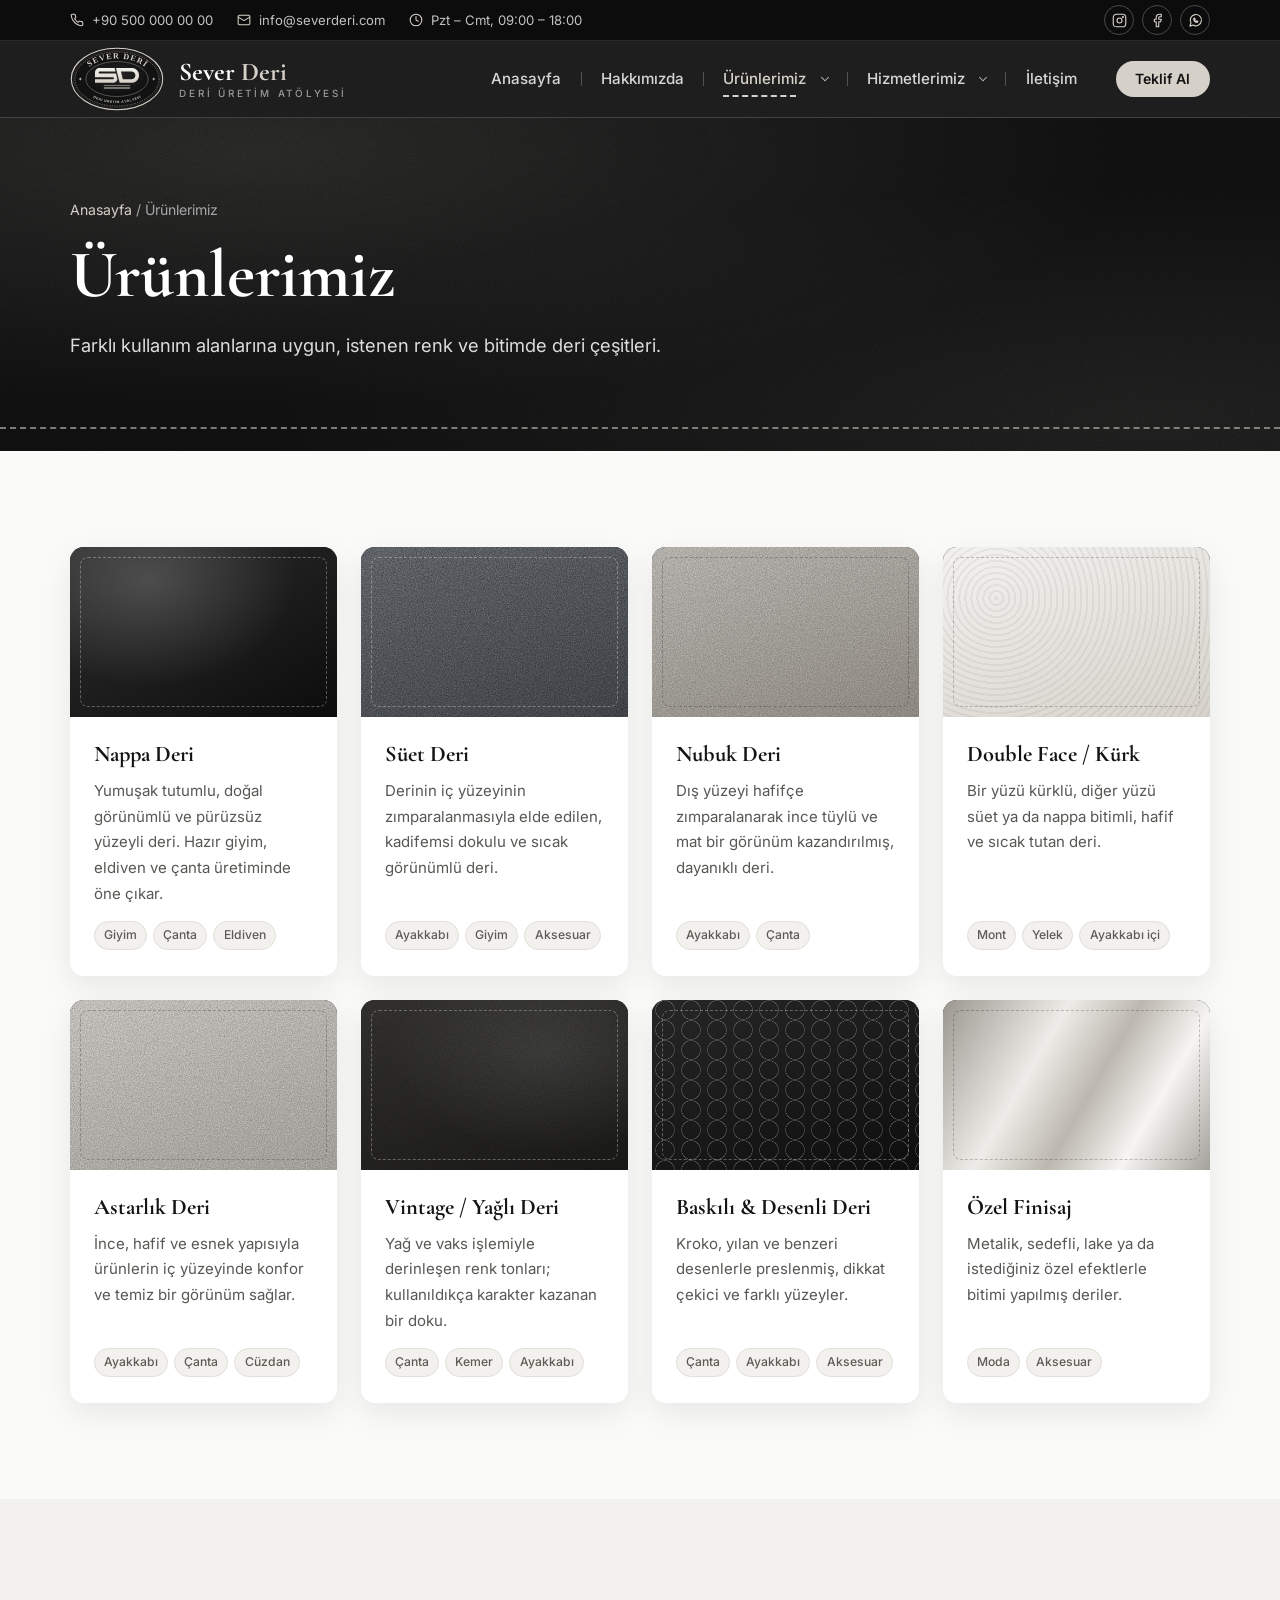
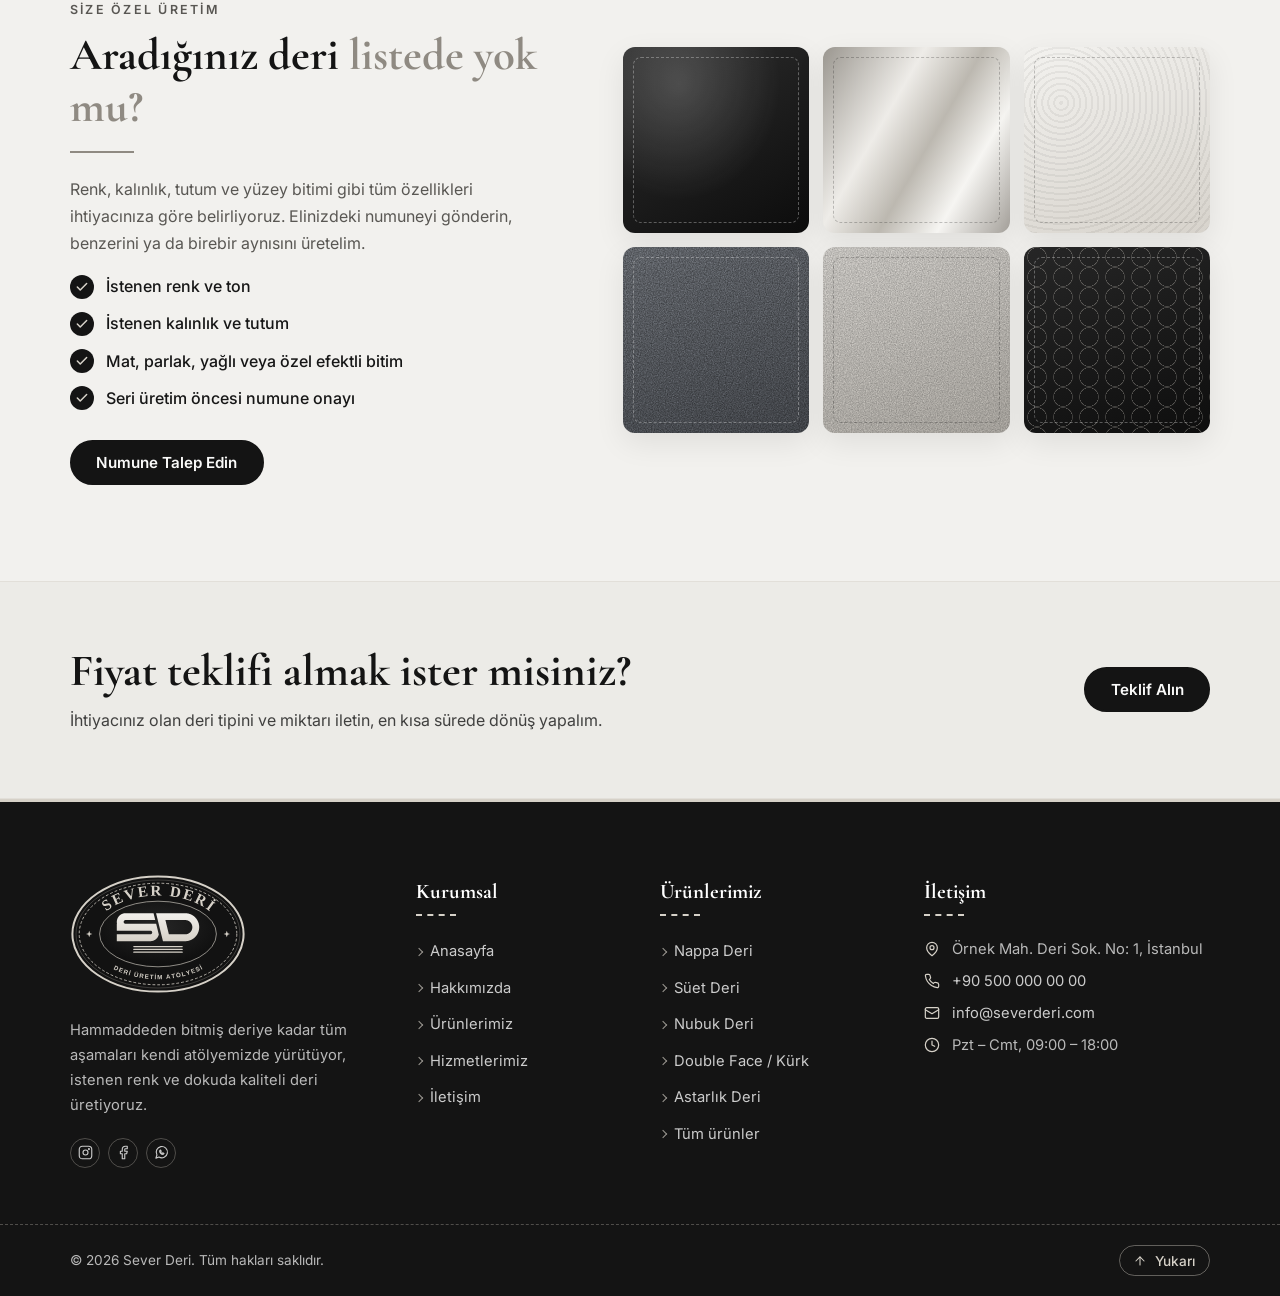
<file: urunlerimiz.html>
<!doctype html>
<html lang="tr">
<head>
  <meta charset="utf-8">
  <meta name="viewport" content="width=device-width, initial-scale=1">
  <title>Ürünlerimiz | Sever Deri</title>
  <meta name="description" content="Nappa, süet, nubuk, double face, astarlık, vintage, baskılı ve özel finisajlı deri çeşitleri.">
  <meta name="theme-color" content="#151515">
  <meta property="og:title" content="Ürünlerimiz | Sever Deri">
  <meta property="og:description" content="Nappa, süet, nubuk, double face, astarlık, vintage, baskılı ve özel finisajlı deri çeşitleri.">
  <meta property="og:type" content="website">
  <link rel="icon" href="assets/favicon.svg" type="image/svg+xml">
  <link rel="preconnect" href="https://fonts.googleapis.com">
  <link rel="preconnect" href="https://fonts.gstatic.com" crossorigin>
  <link href="https://fonts.googleapis.com/css2?family=Cormorant+Garamond:wght@500;600;700&family=Inter:wght@400;500;600&display=swap" rel="stylesheet">
  <link rel="stylesheet" href="css/style.css?v=9">
</head>
<body data-page="urunlerimiz">

  <a class="skip-link" href="#main">İçeriğe geç</a>

  <div class="topbar">
    <div class="container topbar-inner">
      <div class="topbar-info">
        <a href="tel:+905000000000"><svg class="icon" viewBox="0 0 24 24" aria-hidden="true"><path d="M22 16.9v3a2 2 0 0 1-2.2 2 19.8 19.8 0 0 1-8.6-3.1 19.5 19.5 0 0 1-6-6A19.8 19.8 0 0 1 2.1 4.2 2 2 0 0 1 4.1 2h3a2 2 0 0 1 2 1.7c.1.9.4 1.8.7 2.7a2 2 0 0 1-.5 2.1L8 9.8a16 16 0 0 0 6 6l1.3-1.3a2 2 0 0 1 2.1-.4c.9.3 1.8.6 2.7.7a2 2 0 0 1 1.7 2z"/></svg>+90 500 000 00 00</a>
        <a href="mailto:info@severderi.com"><svg class="icon" viewBox="0 0 24 24" aria-hidden="true"><rect x="2" y="4" width="20" height="16" rx="2"/><path d="m22 7-10 6L2 7"/></svg>info@severderi.com</a>
        <span><svg class="icon" viewBox="0 0 24 24" aria-hidden="true"><circle cx="12" cy="12" r="10"/><path d="M12 6v6l4 2"/></svg>Pzt – Cmt, 09:00 – 18:00</span>
      </div>
      <div class="social">
          <a href="https://www.instagram.com/" target="_blank" rel="noopener" aria-label="Instagram"><svg class="icon" viewBox="0 0 24 24" aria-hidden="true"><rect x="2" y="2" width="20" height="20" rx="5"/><circle cx="12" cy="12" r="4"/><circle cx="17.5" cy="6.5" r=".8"/></svg></a>
          <a href="https://www.facebook.com/" target="_blank" rel="noopener" aria-label="Facebook"><svg class="icon" viewBox="0 0 24 24" aria-hidden="true"><path d="M18 2h-3a5 5 0 0 0-5 5v3H7v4h3v8h4v-8h3l1-4h-4V7a1 1 0 0 1 1-1h3z"/></svg></a>
          <a href="https://wa.me/905000000000" target="_blank" rel="noopener" aria-label="WhatsApp"><svg class="icon" viewBox="0 0 24 24" aria-hidden="true"><path d="M3 21l1.7-5A9 9 0 1 1 8 19.3L3 21z"/><path d="M9 9.5c0 3 2.5 5.5 5.5 5.5l1.5-1.5-2-1-1 1c-1-.4-2.1-1.5-2.5-2.5l1-1-1-2L9 9.5z"/></svg></a>
        </div>
    </div>
  </div>

  <header class="site-header">
    <div class="container header-inner">
      <a href="index.html" class="brand" aria-label="Sever Deri anasayfa">
        <img class="brand-logo" src="assets/logo.svg" alt="" width="94" height="64">
        <span class="brand-text"><span>Sever <em>Deri</em></span><small>Deri Üretim Atölyesi</small></span>
      </a>
      <nav class="site-nav" id="site-nav" aria-label="Ana menü">
        <ul class="nav-list">
          <li><a href="index.html">Anasayfa</a></li>
          <li><a href="hakkimizda.html">Hakkımızda</a></li>
          <li class="has-sub">
            <a href="urunlerimiz.html" class="active" aria-current="page">Ürünlerimiz</a>
            <button class="sub-toggle" type="button" aria-expanded="false" aria-label="Ürünlerimiz alt menüsünü aç"><svg class="icon" viewBox="0 0 24 24" aria-hidden="true"><path d="m6 9 6 6 6-6"/></svg></button>
            <ul class="sub-menu">
              <li><a href="urunlerimiz.html#nappa">Nappa Deri</a></li>
              <li><a href="urunlerimiz.html#suet">Süet Deri</a></li>
              <li><a href="urunlerimiz.html#nubuk">Nubuk Deri</a></li>
              <li><a href="urunlerimiz.html#double-face">Double Face / Kürk</a></li>
              <li><a href="urunlerimiz.html#astar">Astarlık Deri</a></li>
              <li><a href="urunlerimiz.html#vintage">Vintage / Yağlı Deri</a></li>
              <li><a href="urunlerimiz.html#baskili">Baskılı & Desenli Deri</a></li>
              <li><a href="urunlerimiz.html#ozel-finisaj">Özel Finisaj</a></li>
              <li class="sub-all"><a href="urunlerimiz.html">Tümünü görüntüle</a></li>
            </ul>
          </li>
          <li class="has-sub">
            <a href="hizmetlerimiz.html">Hizmetlerimiz</a>
            <button class="sub-toggle" type="button" aria-expanded="false" aria-label="Hizmetlerimiz alt menüsünü aç"><svg class="icon" viewBox="0 0 24 24" aria-hidden="true"><path d="m6 9 6 6 6-6"/></svg></button>
            <ul class="sub-menu">
              <li><a href="hizmetlerimiz.html#tabaklama">Tabaklama</a></li>
              <li><a href="hizmetlerimiz.html#boyama">Boyama & Renklendirme</a></li>
              <li><a href="hizmetlerimiz.html#finisaj">Finisaj</a></li>
              <li><a href="hizmetlerimiz.html#fason">Fason Üretim</a></li>
              <li><a href="hizmetlerimiz.html#numune">Numune Hazırlama</a></li>
              <li><a href="hizmetlerimiz.html#kalite">Kalite Kontrol</a></li>
              <li><a href="hizmetlerimiz.html#sevkiyat">Paketleme & Sevkiyat</a></li>
              <li><a href="hizmetlerimiz.html#destek">Teknik Destek</a></li>
              <li class="sub-all"><a href="hizmetlerimiz.html">Tümünü görüntüle</a></li>
            </ul>
          </li>
          <li><a href="iletisim.html">İletişim</a></li>
        </ul>
        <div class="nav-mobile-extra">
          <a href="tel:+905000000000"><svg class="icon" viewBox="0 0 24 24" aria-hidden="true"><path d="M22 16.9v3a2 2 0 0 1-2.2 2 19.8 19.8 0 0 1-8.6-3.1 19.5 19.5 0 0 1-6-6A19.8 19.8 0 0 1 2.1 4.2 2 2 0 0 1 4.1 2h3a2 2 0 0 1 2 1.7c.1.9.4 1.8.7 2.7a2 2 0 0 1-.5 2.1L8 9.8a16 16 0 0 0 6 6l1.3-1.3a2 2 0 0 1 2.1-.4c.9.3 1.8.6 2.7.7a2 2 0 0 1 1.7 2z"/></svg>+90 500 000 00 00</a>
          <a href="mailto:info@severderi.com"><svg class="icon" viewBox="0 0 24 24" aria-hidden="true"><rect x="2" y="4" width="20" height="16" rx="2"/><path d="m22 7-10 6L2 7"/></svg>info@severderi.com</a>
          <a href="iletisim.html" class="btn">Teklif Al</a>
          <div class="social">
          <a href="https://www.instagram.com/" target="_blank" rel="noopener" aria-label="Instagram"><svg class="icon" viewBox="0 0 24 24" aria-hidden="true"><rect x="2" y="2" width="20" height="20" rx="5"/><circle cx="12" cy="12" r="4"/><circle cx="17.5" cy="6.5" r=".8"/></svg></a>
          <a href="https://www.facebook.com/" target="_blank" rel="noopener" aria-label="Facebook"><svg class="icon" viewBox="0 0 24 24" aria-hidden="true"><path d="M18 2h-3a5 5 0 0 0-5 5v3H7v4h3v8h4v-8h3l1-4h-4V7a1 1 0 0 1 1-1h3z"/></svg></a>
          <a href="https://wa.me/905000000000" target="_blank" rel="noopener" aria-label="WhatsApp"><svg class="icon" viewBox="0 0 24 24" aria-hidden="true"><path d="M3 21l1.7-5A9 9 0 1 1 8 19.3L3 21z"/><path d="M9 9.5c0 3 2.5 5.5 5.5 5.5l1.5-1.5-2-1-1 1c-1-.4-2.1-1.5-2.5-2.5l1-1-1-2L9 9.5z"/></svg></a>
        </div>
        </div>
      </nav>
      <a href="iletisim.html" class="btn btn-small header-cta">Teklif Al</a>
      <button class="nav-toggle" type="button" aria-label="Menüyü aç" aria-expanded="false" aria-controls="site-nav">
        <span></span><span></span><span></span>
      </button>
    </div>
  </header>
  <div class="nav-backdrop" hidden></div>

  <main id="main">
    <section class="page-hero">
      <div class="container">
        <p class="breadcrumb"><a href="index.html">Anasayfa</a> / Ürünlerimiz</p>
        <h1>Ürünlerimiz</h1>
        <p class="lead">Farklı kullanım alanlarına uygun, istenen renk ve bitimde deri çeşitleri.</p>
      </div>
      <div class="hero-stitch" aria-hidden="true"></div>
    </section>

    <section class="section">
      <div class="container">
        <div class="products">
          <article class="product" id="nappa">
            <div class="swatch swatch-nappa" aria-hidden="true"></div>
            <div class="product-body">
              <h3>Nappa Deri</h3>
              <p>Yumuşak tutumlu, doğal görünümlü ve pürüzsüz yüzeyli deri. Hazır giyim, eldiven ve çanta üretiminde öne çıkar.</p>
              <ul class="tags"><li>Giyim</li><li>Çanta</li><li>Eldiven</li></ul>
            </div>
          </article>
          <article class="product" id="suet">
            <div class="swatch swatch-suet" aria-hidden="true"></div>
            <div class="product-body">
              <h3>Süet Deri</h3>
              <p>Derinin iç yüzeyinin zımparalanmasıyla elde edilen, kadifemsi dokulu ve sıcak görünümlü deri.</p>
              <ul class="tags"><li>Ayakkabı</li><li>Giyim</li><li>Aksesuar</li></ul>
            </div>
          </article>
          <article class="product" id="nubuk">
            <div class="swatch swatch-nubuk" aria-hidden="true"></div>
            <div class="product-body">
              <h3>Nubuk Deri</h3>
              <p>Dış yüzeyi hafifçe zımparalanarak ince tüylü ve mat bir görünüm kazandırılmış, dayanıklı deri.</p>
              <ul class="tags"><li>Ayakkabı</li><li>Çanta</li></ul>
            </div>
          </article>
          <article class="product" id="double-face">
            <div class="swatch swatch-double-face" aria-hidden="true"></div>
            <div class="product-body">
              <h3>Double Face / Kürk</h3>
              <p>Bir yüzü kürklü, diğer yüzü süet ya da nappa bitimli, hafif ve sıcak tutan deri.</p>
              <ul class="tags"><li>Mont</li><li>Yelek</li><li>Ayakkabı içi</li></ul>
            </div>
          </article>
          <article class="product" id="astar">
            <div class="swatch swatch-astar" aria-hidden="true"></div>
            <div class="product-body">
              <h3>Astarlık Deri</h3>
              <p>İnce, hafif ve esnek yapısıyla ürünlerin iç yüzeyinde konfor ve temiz bir görünüm sağlar.</p>
              <ul class="tags"><li>Ayakkabı</li><li>Çanta</li><li>Cüzdan</li></ul>
            </div>
          </article>
          <article class="product" id="vintage">
            <div class="swatch swatch-vintage" aria-hidden="true"></div>
            <div class="product-body">
              <h3>Vintage / Yağlı Deri</h3>
              <p>Yağ ve vaks işlemiyle derinleşen renk tonları; kullanıldıkça karakter kazanan bir doku.</p>
              <ul class="tags"><li>Çanta</li><li>Kemer</li><li>Ayakkabı</li></ul>
            </div>
          </article>
          <article class="product" id="baskili">
            <div class="swatch swatch-baskili" aria-hidden="true"></div>
            <div class="product-body">
              <h3>Baskılı & Desenli Deri</h3>
              <p>Kroko, yılan ve benzeri desenlerle preslenmiş, dikkat çekici ve farklı yüzeyler.</p>
              <ul class="tags"><li>Çanta</li><li>Ayakkabı</li><li>Aksesuar</li></ul>
            </div>
          </article>
          <article class="product" id="ozel-finisaj">
            <div class="swatch swatch-ozel-finisaj" aria-hidden="true"></div>
            <div class="product-body">
              <h3>Özel Finisaj</h3>
              <p>Metalik, sedefli, lake ya da istediğiniz özel efektlerle bitimi yapılmış deriler.</p>
              <ul class="tags"><li>Moda</li><li>Aksesuar</li></ul>
            </div>
          </article>
        </div>
      </div>
    </section>

    <section class="section section-alt">
      <div class="container about">
        <div class="about-text">
          <p class="eyebrow">Size Özel Üretim</p>
          <h2 class="title-line">Aradığınız deri <span class="accent">listede yok mu?</span></h2>
          <p>Renk, kalınlık, tutum ve yüzey bitimi gibi tüm özellikleri ihtiyacınıza göre belirliyoruz. Elinizdeki numuneyi gönderin, benzerini ya da birebir aynısını üretelim.</p>
          <ul class="checklist">
            <li><svg class="icon" viewBox="0 0 24 24" aria-hidden="true"><path d="M20 6 9 17l-5-5"/></svg>İstenen renk ve ton</li>
            <li><svg class="icon" viewBox="0 0 24 24" aria-hidden="true"><path d="M20 6 9 17l-5-5"/></svg>İstenen kalınlık ve tutum</li>
            <li><svg class="icon" viewBox="0 0 24 24" aria-hidden="true"><path d="M20 6 9 17l-5-5"/></svg>Mat, parlak, yağlı veya özel efektli bitim</li>
            <li><svg class="icon" viewBox="0 0 24 24" aria-hidden="true"><path d="M20 6 9 17l-5-5"/></svg>Seri üretim öncesi numune onayı</li>
          </ul>
          <a href="iletisim.html" class="btn">Numune Talep Edin</a>
        </div>
        <div class="swatch-grid" aria-hidden="true">
          <span class="swatch swatch-nappa"></span>
          <span class="swatch swatch-ozel-finisaj"></span>
          <span class="swatch swatch-double-face"></span>
          <span class="swatch swatch-suet"></span>
          <span class="swatch swatch-astar"></span>
          <span class="swatch swatch-baskili"></span>
        </div>
      </div>
    </section>

    <section class="cta">
      <div class="container cta-inner">
        <div>
          <h2>Fiyat teklifi almak ister misiniz?</h2>
          <p>İhtiyacınız olan deri tipini ve miktarı iletin, en kısa sürede dönüş yapalım.</p>
        </div>
        <a href="iletisim.html" class="btn">Teklif Alın</a>
      </div>
    </section>
  </main>

  <footer class="site-footer">
    <div class="container footer-grid">
      <div class="footer-brand">
        <a href="index.html" class="footer-logo" aria-label="Sever Deri anasayfa">
          <img src="assets/logo.svg" alt="Sever Deri" width="176" height="120">
        </a>
        <p class="footer-about">Hammaddeden bitmiş deriye kadar tüm aşamaları kendi atölyemizde yürütüyor, istenen renk ve dokuda kaliteli deri üretiyoruz.</p>
        <div class="social">
          <a href="https://www.instagram.com/" target="_blank" rel="noopener" aria-label="Instagram"><svg class="icon" viewBox="0 0 24 24" aria-hidden="true"><rect x="2" y="2" width="20" height="20" rx="5"/><circle cx="12" cy="12" r="4"/><circle cx="17.5" cy="6.5" r=".8"/></svg></a>
          <a href="https://www.facebook.com/" target="_blank" rel="noopener" aria-label="Facebook"><svg class="icon" viewBox="0 0 24 24" aria-hidden="true"><path d="M18 2h-3a5 5 0 0 0-5 5v3H7v4h3v8h4v-8h3l1-4h-4V7a1 1 0 0 1 1-1h3z"/></svg></a>
          <a href="https://wa.me/905000000000" target="_blank" rel="noopener" aria-label="WhatsApp"><svg class="icon" viewBox="0 0 24 24" aria-hidden="true"><path d="M3 21l1.7-5A9 9 0 1 1 8 19.3L3 21z"/><path d="M9 9.5c0 3 2.5 5.5 5.5 5.5l1.5-1.5-2-1-1 1c-1-.4-2.1-1.5-2.5-2.5l1-1-1-2L9 9.5z"/></svg></a>
        </div>
      </div>
      <div>
        <h2 class="footer-title">Kurumsal</h2>
        <ul class="footer-links">
          <li><a href="index.html">Anasayfa</a></li>
          <li><a href="hakkimizda.html">Hakkımızda</a></li>
          <li><a href="urunlerimiz.html">Ürünlerimiz</a></li>
          <li><a href="hizmetlerimiz.html">Hizmetlerimiz</a></li>
          <li><a href="iletisim.html">İletişim</a></li>
        </ul>
      </div>
      <div>
        <h2 class="footer-title">Ürünlerimiz</h2>
        <ul class="footer-links">
          <li><a href="urunlerimiz.html#nappa">Nappa Deri</a></li>
          <li><a href="urunlerimiz.html#suet">Süet Deri</a></li>
          <li><a href="urunlerimiz.html#nubuk">Nubuk Deri</a></li>
          <li><a href="urunlerimiz.html#double-face">Double Face / Kürk</a></li>
          <li><a href="urunlerimiz.html#astar">Astarlık Deri</a></li>
          <li><a href="urunlerimiz.html">Tüm ürünler</a></li>
        </ul>
      </div>
      <div>
        <h2 class="footer-title">İletişim</h2>
        <ul class="footer-contact">
          <li><svg class="icon" viewBox="0 0 24 24" aria-hidden="true"><path d="M20 10c0 6-8 12-8 12S4 16 4 10a8 8 0 0 1 16 0z"/><circle cx="12" cy="10" r="3"/></svg><span>Örnek Mah. Deri Sok. No: 1, İstanbul</span></li>
          <li><svg class="icon" viewBox="0 0 24 24" aria-hidden="true"><path d="M22 16.9v3a2 2 0 0 1-2.2 2 19.8 19.8 0 0 1-8.6-3.1 19.5 19.5 0 0 1-6-6A19.8 19.8 0 0 1 2.1 4.2 2 2 0 0 1 4.1 2h3a2 2 0 0 1 2 1.7c.1.9.4 1.8.7 2.7a2 2 0 0 1-.5 2.1L8 9.8a16 16 0 0 0 6 6l1.3-1.3a2 2 0 0 1 2.1-.4c.9.3 1.8.6 2.7.7a2 2 0 0 1 1.7 2z"/></svg><a href="tel:+905000000000">+90 500 000 00 00</a></li>
          <li><svg class="icon" viewBox="0 0 24 24" aria-hidden="true"><rect x="2" y="4" width="20" height="16" rx="2"/><path d="m22 7-10 6L2 7"/></svg><a href="mailto:info@severderi.com">info@severderi.com</a></li>
          <li><svg class="icon" viewBox="0 0 24 24" aria-hidden="true"><circle cx="12" cy="12" r="10"/><path d="M12 6v6l4 2"/></svg><span>Pzt – Cmt, 09:00 – 18:00</span></li>
        </ul>
      </div>
    </div>
    <div class="footer-bottom">
      <div class="container footer-bottom-inner">
        <p>&copy; <span id="year">2026</span> Sever Deri. Tüm hakları saklıdır.</p>
        <button class="to-top" type="button" aria-label="Sayfanın başına dön"><svg class="icon" viewBox="0 0 24 24" aria-hidden="true"><path d="M12 19V5"/><path d="m5 12 7-7 7 7"/></svg>Yukarı</button>
      </div>
    </div>
  </footer>

  <script src="js/main.js?v=9"></script>
</body>
</html>
</file>
<file: css/style.css>
/* ==========================================================
   Sever Deri — site stilleri
   ========================================================== */

:root {
  --dark: #141414;
  --dark-2: #222121;
  --accent: #d6d1c8;        /* gri-bej: koyu zeminde vurgu */
  --accent-light: #e8e5df;  /* açık gri-bej */
  --accent-deep: #5e5b56;   /* koyu gri-bej: açık zeminde küçük vurgu yazıları */
  --accent-title: #8f8a82;  /* başlıklardaki ikinci renk */
  --cream: #ecebe7;         /* krem bant */
  --bg: #fafaf9;            /* kırık beyaz */
  --bg-2: #f2f1ee;          /* krem */
  --ink: #161616;
  --muted: #595753;
  --line: #e2dfd9;
  --white: #ffffff;

  --radius: 14px;
  --shadow: 0 10px 30px rgba(0, 0, 0, 0.08);
  --font-serif: "Cormorant Garamond", Georgia, "Times New Roman", serif;
  --font-sans: "Inter", system-ui, -apple-system, "Segoe UI", Roboto, sans-serif;
  --header-h: 76px;
  --noise: url("data:image/svg+xml,%3Csvg xmlns='http://www.w3.org/2000/svg' width='220' height='220'%3E%3Cfilter id='n'%3E%3CfeTurbulence type='fractalNoise' baseFrequency='.85' numOctaves='3' stitchTiles='stitch'/%3E%3CfeColorMatrix values='0 0 0 0 0 0 0 0 0 0 0 0 0 0 0 0 0 0 .35 0'/%3E%3C/filter%3E%3Crect width='100%25' height='100%25' filter='url(%23n)'/%3E%3C/svg%3E");
}

*,
*::before,
*::after { box-sizing: border-box; }

html { scroll-behavior: smooth; }

body {
  margin: 0;
  font-family: var(--font-sans);
  font-size: 16px;
  line-height: 1.7;
  color: var(--ink);
  background: var(--bg);
  -webkit-font-smoothing: antialiased;
}

img, svg { display: block; max-width: 100%; }

a { color: var(--accent-deep); text-decoration: none; }
a:hover { color: var(--accent-light); }

h1, h2, h3 {
  font-family: var(--font-serif);
  font-weight: 700;
  line-height: 1.15;
  margin: 0 0 .5em;
  color: var(--dark);
}
h1 { font-size: clamp(2.4rem, 5.5vw, 4.2rem); }
h2 { font-size: clamp(1.9rem, 3.6vw, 2.8rem); }
h3 { font-size: 1.45rem; }
p  { margin: 0 0 1em; }

.container {
  width: 100%;
  max-width: 1180px;
  margin: 0 auto;
  padding: 0 20px;
}

.center { text-align: center; margin-top: 40px; }

.eyebrow {
  display: inline-block;
  font-size: .78rem;
  font-weight: 600;
  letter-spacing: .18em;
  text-transform: uppercase;
  color: var(--accent-deep);
  margin-bottom: .8em;
}

.lead { font-size: 1.15rem; max-width: 620px; }

.skip-link {
  position: absolute;
  left: 12px; top: -60px;
  z-index: 100;
  padding: .6em 1em;
  background: var(--accent);
  color: var(--dark);
  border-radius: 8px;
  font-weight: 600;
}
.skip-link:focus { top: 12px; }

:focus-visible { outline: 2px solid var(--accent-title); outline-offset: 3px; }

/* ---------- Butonlar ---------- */
.btn {
  display: inline-flex;
  align-items: center;
  justify-content: center;
  gap: .5em;
  padding: .85em 1.6em;
  border: 2px solid var(--dark);
  border-radius: 999px;
  background: var(--dark);
  color: var(--bg);
  font: 600 .95rem/1 var(--font-sans);
  cursor: pointer;
  transition: background .2s, border-color .2s, color .2s, transform .2s;
}
.btn:hover { background: #333; border-color: #333; color: var(--white); transform: translateY(-1px); }

/* Koyu zeminlerdeki butonlar bej */
.site-header .btn,
.nav-mobile-extra .btn,
.caption .btn,
.section-dark .btn,
.map-card .btn { background: var(--accent); border-color: var(--accent); color: var(--dark); }
.site-header .btn:hover,
.nav-mobile-extra .btn:hover,
.caption .btn:hover,
.section-dark .btn:hover,
.map-card .btn:hover { background: var(--accent-light); border-color: var(--accent-light); color: var(--dark); }

.btn-ghost { background: transparent; border-color: rgba(255,255,255,.55); color: var(--white); }
.btn-ghost:hover { background: rgba(255,255,255,.12); border-color: var(--white); color: var(--white); }

.btn-outline { background: transparent; border-color: var(--dark); color: var(--dark); }
.btn-outline:hover { background: var(--dark); border-color: var(--dark); color: var(--bg); }

.btn-line { background: transparent; border-color: rgba(255,255,255,.6); color: var(--white); border-radius: 4px; }
.btn-line:hover { background: var(--accent); border-color: var(--accent); color: var(--dark); }
.split-text .btn-line { background: transparent; border-color: rgba(255,255,255,.6); color: var(--white); }
.split-text .btn-line:hover { background: var(--accent); border-color: var(--accent); color: var(--dark); }

.link-arrow { font-weight: 600; }
.link-arrow::after { content: " →"; transition: margin .2s; }
.link-arrow:hover::after { margin-left: 4px; }

/* ---------- Üst bilgi çubuğu ---------- */
.topbar {
  background: #0c0c0c;
  color: rgba(255, 255, 255, .7);
  font-size: .82rem;
  border-bottom: 1px solid rgba(214, 209, 200, .15);
}
.topbar-inner {
  display: flex;
  align-items: center;
  justify-content: space-between;
  gap: 16px;
  min-height: 40px;
}
.topbar-info { display: flex; flex-wrap: wrap; gap: 6px 24px; }
.topbar-info a,
.topbar-info span {
  display: inline-flex;
  align-items: center;
  gap: 8px;
  color: rgba(255, 255, 255, .75);
}
.topbar-info a:hover { color: var(--accent); }

.icon {
  width: 16px; height: 16px;
  flex: none;
  fill: none;
  stroke: currentColor;
  stroke-width: 1.8;
  stroke-linecap: round;
  stroke-linejoin: round;
}
.topbar .icon { color: var(--accent); width: 14px; height: 14px; }

.social { display: flex; gap: 8px; }
.social a {
  display: grid;
  place-items: center;
  width: 30px; height: 30px;
  border-radius: 50%;
  color: rgba(255, 255, 255, .75);
  border: 1px solid rgba(214, 209, 200, .3);
  transition: color .2s, background .2s, border-color .2s;
}
.social a:hover { color: var(--dark); background: var(--accent); border-color: var(--accent); }
.social .icon { width: 15px; height: 15px; }

/* ---------- Üst menü ---------- */
.site-header {
  position: sticky;
  top: 0;
  z-index: 50;
  background: rgba(21, 21, 21, .96);
  backdrop-filter: blur(8px);
  border-bottom: 1px solid rgba(214, 209, 200, .2);
  transition: box-shadow .25s;
}
.site-header.scrolled { box-shadow: 0 8px 24px rgba(0, 0, 0, .35); }
.header-inner {
  height: var(--header-h);
  display: flex;
  align-items: center;
  gap: 24px;
}

.brand {
  display: inline-flex;
  align-items: center;
  gap: .6em;
  font-family: var(--font-serif);
  font-size: 1.6rem;
  font-weight: 700;
  line-height: 1;
  color: var(--bg);
}
.brand em { font-style: normal; color: var(--accent); }
.brand:hover { color: var(--bg); }
.brand-logo { width: auto; height: 64px; flex: none; }
.brand-text { display: flex; flex-direction: column; gap: 4px; }
.brand small {
  font-family: var(--font-sans);
  font-size: .62rem;
  font-weight: 500;
  letter-spacing: .28em;
  text-transform: uppercase;
  color: rgba(255, 255, 255, .55);
}

.site-nav { margin-left: auto; }
.nav-list { display: flex; align-items: center; gap: 4px; list-style: none; margin: 0; padding: 0; }
.nav-list > li { position: relative; display: flex; align-items: center; }
.nav-list > li + li::before {
  content: "";
  width: 1px;
  height: 14px;
  margin-right: 4px;
  background: rgba(214, 209, 200, .3);
}
.nav-list > li > a {
  position: relative;
  display: block;
  padding: .55em 1em;
  color: rgba(255, 255, 255, .82);
  font-weight: 500;
  font-size: .95rem;
  border-radius: 999px;
  transition: color .2s, background .2s;
}
.nav-list > li > a:hover { color: var(--white); background: rgba(255,255,255,.06); }
.nav-list > li > a.active { color: var(--accent); }
.nav-list > li > a.active::after {
  content: "";
  position: absolute;
  left: 1em; right: 1em; bottom: 3px;
  border-bottom: 2px dashed var(--accent);
}
.has-sub > a { padding-right: .3em !important; }
.has-sub > a.active::after { right: .3em; }

.sub-toggle {
  display: grid;
  place-items: center;
  width: 28px; height: 28px;
  padding: 0;
  margin-right: 4px;
  color: rgba(255, 255, 255, .7);
  background: none;
  border: 0;
  border-radius: 50%;
  cursor: pointer;
}
.sub-toggle .icon { width: 14px; height: 14px; transition: transform .2s; }
.has-sub.sub-open .sub-toggle .icon { transform: rotate(180deg); }

.sub-menu {
  position: absolute;
  top: calc(100% + 10px);
  left: 0;
  min-width: 240px;
  list-style: none;
  margin: 0;
  padding: 10px;
  background: var(--dark);
  border: 1px solid rgba(214, 209, 200, .25);
  border-radius: 12px;
  box-shadow: 0 18px 40px rgba(0, 0, 0, .35);
  opacity: 0;
  visibility: hidden;
  transform: translateY(8px);
  transition: opacity .2s, transform .2s, visibility .2s;
}
.sub-menu::before { /* imleç menüye geçerken boşlukta kapanmasın */
  content: "";
  position: absolute;
  left: 0; right: 0; top: -12px;
  height: 12px;
}
.has-sub:focus-within .sub-menu,
.has-sub.sub-open .sub-menu { opacity: 1; visibility: visible; transform: none; }
/* Dokunmatik ekranlarda "hover" yeni sayfada takılı kalabildiği için
   üzerine gelince açılma sadece fare kullanan cihazlarda etkin */
@media (hover: hover) and (pointer: fine) {
  .has-sub:hover .sub-menu { opacity: 1; visibility: visible; transform: none; }
  .has-sub:hover .sub-toggle .icon { transform: rotate(180deg); }
}
.sub-menu a {
  display: block;
  padding: .55em .9em;
  color: rgba(255, 255, 255, .8);
  font-size: .9rem;
  border-radius: 8px;
  transition: color .2s, background .2s, padding .2s;
}
.sub-menu a:hover { color: var(--accent); background: rgba(255,255,255,.05); padding-left: 1.1em; }
.sub-menu .sub-all { margin-top: 6px; padding-top: 6px; border-top: 1px dashed rgba(214, 209, 200, .25); }
.sub-menu .sub-all a { color: var(--accent); font-weight: 600; }

.header-cta { flex: none; }
.btn-small { padding: .65em 1.25em; font-size: .88rem; }

.nav-mobile-extra { display: none; }

.nav-toggle {
  display: none;
  flex: none;
  width: 44px; height: 44px;
  padding: 10px;
  background: none;
  border: 0;
  cursor: pointer;
}
.nav-toggle span {
  display: block;
  height: 2px;
  margin: 5px 0;
  background: var(--bg);
  border-radius: 2px;
  transition: transform .25s, opacity .25s;
}
.nav-open .nav-toggle span:nth-child(1) { transform: translateY(7px) rotate(45deg); }
.nav-open .nav-toggle span:nth-child(2) { opacity: 0; }
.nav-open .nav-toggle span:nth-child(3) { transform: translateY(-7px) rotate(-45deg); }

.nav-backdrop { display: none; }

/* ---------- Deri dokusu (hero arka planları) ---------- */
.hero,
.page-hero,
.section-dark,
.slide,
.split-text,
.leather-card {
  background-color: var(--dark);
  background-image:
    url("data:image/svg+xml,%3Csvg xmlns='http://www.w3.org/2000/svg' width='220' height='220'%3E%3Cfilter id='n'%3E%3CfeTurbulence type='fractalNoise' baseFrequency='.85' numOctaves='3' stitchTiles='stitch'/%3E%3CfeColorMatrix values='0 0 0 0 0 0 0 0 0 0 0 0 0 0 0 0 0 0 .35 0'/%3E%3C/filter%3E%3Crect width='100%25' height='100%25' filter='url(%23n)'/%3E%3C/svg%3E"),
    radial-gradient(ellipse at 20% 10%, rgba(214, 209, 200, .16), transparent 60%),
    radial-gradient(ellipse at 90% 90%, rgba(214, 209, 200, .10), transparent 55%);
}

/* ---------- Anasayfa hero ---------- */
.hero {
  position: relative;
  color: var(--bg);
  padding: 120px 0 140px;
  overflow: hidden;
}
.hero h1 { color: var(--white); }
.hero .eyebrow { color: var(--accent); }
.hero .lead { color: rgba(255, 255, 255, .85); }
.hero-actions { display: flex; flex-wrap: wrap; gap: 14px; margin-top: 28px; }
.hero-inner {
  display: grid;
  grid-template-columns: 1.15fr .85fr;
  gap: 48px;
  align-items: center;
}
.hero-visual { position: relative; height: 400px; }
.hs {
  position: absolute;
  width: 230px;
  aspect-ratio: 3 / 4;
  border-radius: 18px;
  box-shadow: 0 24px 50px rgba(0, 0, 0, .5);
  display: flex;
  align-items: flex-end;
  padding: 22px;
}
.hs::before {
  content: "";
  position: absolute;
  inset: 10px;
  border: 1.5px dashed rgba(255, 255, 255, .35);
  border-radius: 12px;
}
.hs span {
  position: relative;
  font-family: var(--font-serif);
  font-size: 1.5rem;
  font-weight: 700;
  color: var(--white);
  text-shadow: 0 1px 2px rgba(0, 0, 0, .4);
}
.hs-1 { top: 10px; left: 0; transform: rotate(-8deg); }
.hs-2 { top: 40px; left: 30%; transform: rotate(3deg); z-index: 1; }
.hs-3 { top: 0; right: 0; transform: rotate(10deg); }
.hs-1 { background: linear-gradient(145deg, #3a3a3a, #0d0d0d 70%); }
.hs-2 { background: #7b7f86; background-image: var(--noise), linear-gradient(160deg, #8c9098, #5f636a); }
.hs-3 { background: #cfcac2; background-image: var(--noise), linear-gradient(160deg, #d6d3cd, #a9a49b); }
.hs-3 span { color: var(--dark); text-shadow: none; }
.hs-3::before { border-color: rgba(0, 0, 0, .3); }

/* Öne çıkanlar şeridi */
.highlights { background: var(--white); border-bottom: 1px solid var(--line); }
.highlights-inner {
  display: grid;
  grid-template-columns: repeat(4, 1fr);
}
.highlight {
  display: flex;
  align-items: center;
  gap: 14px;
  padding: 28px 20px;
  border-right: 1px dashed var(--line);
}
.highlight:last-child { border-right: 0; }
.highlight svg {
  flex: none;
  width: 44px; height: 44px;
  padding: 10px;
  border-radius: 50%;
  background: var(--dark);
  fill: none;
  stroke: var(--accent);
  stroke-width: 1.6;
  stroke-linecap: round;
  stroke-linejoin: round;
}
.highlight strong { display: block; font-size: .98rem; color: var(--ink); }
.highlight span { display: block; font-size: .84rem; color: var(--muted); line-height: 1.4; }

/* Dikiş çizgisi motifi */
.hero-stitch {
  position: absolute;
  left: 0; right: 0; bottom: 22px;
  border-bottom: 2px dashed rgba(214, 209, 200, .55);
}

/* ---------- Anasayfa slider ---------- */
.slider {
  position: relative;
  height: 620px;
  overflow: hidden;
  background: var(--dark);
  color: var(--bg);
}
.slides { position: absolute; inset: 0; }
.slide {
  position: absolute;
  inset: 0;
  display: flex;
  align-items: center;
  opacity: 0;
  visibility: hidden;
  transition: opacity .9s ease, visibility .9s;
}
.slide.is-active { opacity: 1; visibility: visible; }
.slide-inner { position: relative; z-index: 2; width: 100%; }

/* Deri görselleri: ::before görsel (yavaş yakınlaşma), ::after okunabilirlik katmanı */
.slide-1 { --slide-img: url("../assets/img/slide-1.webp?v=2"); }
.slide-2 { --slide-img: url("../assets/img/slide-2.webp?v=2"); }
.slide-3 { --slide-img: url("../assets/img/slide-3.webp?v=2"); }
.slide::before,
.slide::after {
  content: "";
  position: absolute;
  inset: 0;
}
.slide::before {
  background: var(--slide-img) center / cover no-repeat;
  transform: scale(1.08);
  transition: transform 7s ease-out;
}
.slide.is-active::before { transform: scale(1); }
.slide::after {
  background: linear-gradient(90deg, rgba(8, 8, 8, .82) 0%, rgba(8, 8, 8, .5) 40%, rgba(8, 8, 8, .05) 75%);
}
.slide-2::after {
  background: linear-gradient(90deg, rgba(8, 8, 8, .9) 0%, rgba(8, 8, 8, .6) 42%, rgba(8, 8, 8, .08) 78%);
}

.caption {
  max-width: 580px;
  padding: 40px 44px;
  background: rgba(12, 12, 12, .72);
  backdrop-filter: blur(6px);
  border-left: 3px solid var(--accent);
  border-radius: 0 var(--radius) var(--radius) 0;
  box-shadow: 0 20px 50px rgba(0, 0, 0, .35);
}
.caption .eyebrow { color: var(--accent); }
.caption h1,
.caption h2 { color: var(--white); font-size: clamp(2.1rem, 4.4vw, 3.6rem); }
.caption p:not(.eyebrow) { color: rgba(255, 255, 255, .85); font-size: 1.08rem; margin-bottom: 1.6em; }
.slide.is-active .caption { animation: caption-in .9s ease both; }
@keyframes caption-in {
  from { opacity: 0; transform: translateY(24px); }
  to   { opacity: 1; transform: none; }
}

.slider-arrow {
  position: absolute;
  top: 50%;
  z-index: 3;
  display: grid;
  place-items: center;
  width: 48px; height: 48px;
  margin-top: -24px;
  padding: 0;
  color: var(--white);
  background: rgba(0, 0, 0, .35);
  border: 1px solid rgba(214, 209, 200, .45);
  border-radius: 50%;
  cursor: pointer;
  transition: background .2s, color .2s;
}
.slider-arrow:hover { background: var(--accent); color: var(--dark); }
.slider-arrow .icon { width: 20px; height: 20px; }
.slider-arrow.prev { left: 20px; }
.slider-arrow.prev .icon { transform: rotate(90deg); }
.slider-arrow.next { right: 20px; }
.slider-arrow.next .icon { transform: rotate(-90deg); }

.slider-dots {
  position: absolute;
  left: 50%;
  bottom: 48px;
  z-index: 3;
  display: flex;
  gap: 8px;
  transform: translateX(-50%);
}
.slider-dots button {
  width: 30px; height: 4px;
  padding: 0;
  background: rgba(255, 255, 255, .35);
  border: 0;
  border-radius: 2px;
  cursor: pointer;
  transition: background .2s, width .2s;
}
.slider-dots button[aria-selected="true"] { width: 46px; background: var(--accent); }
.slider-dots button::before { /* dokunma alanını büyüt */
  content: "";
  display: block;
  margin: -12px 0;
  height: 28px;
}

/* ---------- İki parçalı tanıtım bandı ---------- */
.split {
  display: grid;
  grid-template-columns: 1fr 1fr;
  min-height: 520px;
}
.split-text {
  position: relative;
  display: flex;
  align-items: center;
  justify-content: flex-end;
  padding: 88px 64px;
  color: rgba(255, 255, 255, .8);
}
.split-text::after { /* sağdaki görsele doğru ok */
  content: "";
  position: absolute;
  top: 50%;
  right: -18px;
  z-index: 2;
  margin-top: -18px;
  border: 18px solid transparent;
  border-right: 0;
  border-left-color: #1a1a1a;
}
.split-text-inner { max-width: 520px; }
.split-text .eyebrow { color: var(--accent); }
.split-text h2 { color: var(--white); }
.split-text .checklist li { color: var(--white); }
.split-text .checklist .icon { background: var(--accent); color: var(--dark); }
.split-visual {
  display: grid;
  place-items: center;
  padding: 56px 40px;
  background:
    repeating-linear-gradient(45deg, rgba(0,0,0,.025) 0 2px, transparent 2px 14px),
    var(--bg-2);
}
.split-visual .leather-card { width: 100%; max-width: 340px; }

/* ---------- Anasayfa harita bandı ---------- */
.map-band {
  position: relative;
  height: 440px;
  background: var(--bg-2);
}
.map-band iframe {
  position: absolute;
  inset: 0;
  width: 100%;
  height: 100%;
  border: 0;
  filter: grayscale(.85) contrast(1.05);
}
.map-band-inner {
  position: relative;
  height: 100%;
  display: flex;
  align-items: center;
  pointer-events: none;
}
.map-card {
  pointer-events: auto;
  width: min(380px, 100%);
  padding: 32px;
  background: var(--dark);
  color: rgba(255, 255, 255, .8);
  border-top: 3px solid var(--accent);
  border-radius: var(--radius);
  box-shadow: 0 20px 50px rgba(0, 0, 0, .35);
}
.map-card h2 { color: var(--white); font-size: 1.9rem; }
.map-card .footer-contact { margin-bottom: 24px; }
.map-card a:not(.btn) { color: rgba(255, 255, 255, .85); }
.map-card a:not(.btn):hover { color: var(--accent); }

/* ---------- Alt sayfa başlığı ---------- */
.page-hero {
  position: relative;
  color: var(--bg);
  padding: 80px 0 90px;
}
.page-hero h1 { color: var(--white); margin-bottom: .25em; }
.page-hero .lead { color: rgba(255, 255, 255, .85); margin: 0; }
.breadcrumb { font-size: .88rem; color: rgba(255, 255, 255, .6); margin-bottom: 1em; }
.breadcrumb a { color: var(--accent); }

/* ---------- Bölümler ---------- */
.section { padding: 96px 0; }
.section-alt { background: var(--bg-2); }
.section-dark { color: var(--bg); }
.section-dark h2,
.section-dark h3 { color: var(--white); }
.section-dark .eyebrow { color: var(--accent); }

.section-head { text-align: center; max-width: 680px; margin: 0 auto 56px; }

.accent { color: var(--accent-title); }
.section-dark .accent,
.split-text .accent,
.map-card .accent { color: var(--accent); }
.title-line { position: relative; padding-bottom: .45em; }
.title-line::after {
  content: "";
  position: absolute;
  left: 0; bottom: 0;
  width: 64px;
  border-bottom: 2px solid var(--accent-title);
}
.section-dark .title-line::after,
.split-text .title-line::after,
.map-card .title-line::after { border-color: var(--accent); }
.section-head .title-line::after { left: 50%; transform: translateX(-50%); }
.section-head .title-line { margin-bottom: .7em; }
.section-head p:last-child { color: var(--muted); }

/* ---------- Hakkımızda ---------- */
.about {
  display: grid;
  grid-template-columns: 1fr 1.2fr;
  gap: 64px;
  align-items: center;
}
.about-text p { color: var(--muted); }

.leather-card {
  position: relative;
  aspect-ratio: 4 / 5;
  max-width: 420px;
  margin: 0 auto;
  border-radius: 22px;
  box-shadow: var(--shadow);
  display: flex;
  flex-direction: column;
  align-items: center;
  justify-content: center;
  gap: 10px;
  background-color: var(--dark-2);
}
.leather-card::before {
  content: "";
  position: absolute;
  inset: 16px;
  border: 2px dashed rgba(214, 209, 200, .7);
  border-radius: 14px;
}
.leather-card img { position: relative; width: 78%; height: auto; filter: drop-shadow(0 12px 24px rgba(0, 0, 0, .45)); }
.leather-card-mark {
  font-family: var(--font-serif);
  font-size: 5.5rem;
  font-weight: 700;
  color: var(--accent);
  line-height: 1;
  text-shadow: 0 2px 0 rgba(0,0,0,.25);
}
.leather-card-text {
  font-size: .8rem;
  letter-spacing: .3em;
  text-transform: uppercase;
  color: rgba(255, 255, 255, .8);
}

.checklist { list-style: none; margin: 8px 0 28px; padding: 0; display: grid; gap: 10px; }
.checklist li { display: flex; align-items: center; gap: 12px; font-weight: 500; }
.checklist .icon {
  width: 24px; height: 24px;
  padding: 5px;
  border-radius: 50%;
  background: var(--dark);
  color: var(--accent);
  stroke-width: 2.6;
}

/* ---------- Misyon / vizyon ---------- */
.mv { display: grid; grid-template-columns: 1fr 1fr; gap: 24px; }
.mv-card {
  padding: 40px 36px;
  background: var(--white);
  border-left: 4px solid var(--dark);
  border-radius: var(--radius);
  box-shadow: var(--shadow);
}
.mv-card p:last-child { color: var(--muted); margin: 0; }

/* ---------- Ürünler (deri çeşitleri) ---------- */
.products {
  display: grid;
  grid-template-columns: repeat(4, 1fr);
  gap: 24px;
}
.product {
  display: flex;
  flex-direction: column;
  overflow: hidden;
  background: var(--white);
  border-radius: var(--radius);
  box-shadow: var(--shadow);
  transition: transform .25s, box-shadow .25s;
}
.product:hover { transform: translateY(-4px); box-shadow: 0 16px 40px rgba(0, 0, 0, .12); }
.product .swatch { height: 170px; border-radius: 0; }
.product-body { padding: 24px 24px 26px; display: flex; flex-direction: column; flex: 1; }
.product h3 { font-size: 1.4rem; }
.product h3 a { color: inherit; }
.product h3 a:hover { color: var(--accent-deep); }
.product p { color: var(--muted); font-size: .94rem; flex: 1; }
.tags { display: flex; flex-wrap: wrap; gap: 6px; list-style: none; margin: 0; padding: 0; }
.tags li {
  padding: .25em .75em;
  font-size: .76rem;
  font-weight: 500;
  color: var(--accent-deep);
  background: var(--bg-2);
  border: 1px solid var(--line);
  border-radius: 999px;
}

/* Deri numune yüzeyleri */
.swatch {
  position: relative;
  display: block;
  border-radius: 12px;
  background-color: #222;
}
.swatch::after {
  content: "";
  position: absolute;
  inset: 10px;
  border: 1.5px dashed rgba(255, 255, 255, .3);
  border-radius: 8px;
}
.swatch-nappa        { background-image: radial-gradient(ellipse at 30% 20%, rgba(255,255,255,.18), transparent 55%), linear-gradient(150deg, #2e2e2e, #0c0c0c); }
.swatch-suet         { background-image: var(--noise), var(--noise), linear-gradient(160deg, #8b9098, #5d6168); }
.swatch-nubuk        { background-image: var(--noise), linear-gradient(160deg, #d8d5cf, #aaa59c); }
.swatch-double-face  { background-image: repeating-radial-gradient(circle at 20% 30%, rgba(0,0,0,.05) 0 2px, transparent 2px 6px), linear-gradient(160deg, #f3f2ef, #d7d3cc); }
.swatch-astar        { background-image: var(--noise), linear-gradient(160deg, #e9e6e1, #c3bfb8); }
.swatch-vintage      { background-image: var(--noise), radial-gradient(ellipse at 70% 30%, rgba(255,255,255,.12), transparent 60%), linear-gradient(160deg, #3b3a38, #1e1d1c); }
.swatch-baskili      {
  background-color: #151515;
  background-image:
    radial-gradient(circle at 50% 50%, transparent 55%, rgba(214,209,200,.35) 56%, transparent 62%),
    linear-gradient(160deg, #262626, #0e0e0e);
  background-size: 26px 20px, 100% 100%;
}
.swatch-ozel-finisaj { background-image: linear-gradient(120deg, #9a968f, #eeece8 35%, #bcb8b0 55%, #f6f5f2 75%, #a4a09a); }
.swatch-nubuk::after,
.swatch-double-face::after,
.swatch-astar::after,
.swatch-ozel-finisaj::after { border-color: rgba(0, 0, 0, .22); }

.swatch-grid {
  display: grid;
  grid-template-columns: repeat(3, 1fr);
  gap: 14px;
}
.swatch-grid .swatch { aspect-ratio: 1; box-shadow: var(--shadow); }

/* ---------- Sektörler ---------- */
.sectors {
  display: grid;
  grid-template-columns: repeat(5, 1fr);
  gap: 20px;
  list-style: none;
  margin: 0;
  padding: 0;
}
.sectors li {
  display: flex;
  flex-direction: column;
  align-items: center;
  gap: 14px;
  padding: 30px 16px;
  text-align: center;
  font-weight: 600;
  background: var(--white);
  border: 1px solid var(--line);
  border-radius: var(--radius);
  transition: border-color .25s, transform .25s;
}
.sectors li:hover { border-color: var(--accent-title); transform: translateY(-3px); }
.sectors svg {
  width: 56px; height: 56px;
  padding: 13px;
  border-radius: 50%;
  background: var(--dark);
  fill: none;
  stroke: var(--accent);
  stroke-width: 1.5;
  stroke-linecap: round;
  stroke-linejoin: round;
}

/* ---------- Kartlar ---------- */
.cards {
  display: grid;
  grid-template-columns: repeat(auto-fit, minmax(260px, 1fr));
  gap: 24px;
}
.cards-4 { grid-template-columns: repeat(4, 1fr); }
.card {
  position: relative;
  padding: 34px 30px;
  background: var(--white);
  border-radius: var(--radius);
  box-shadow: var(--shadow);
  transition: transform .25s, box-shadow .25s;
}
.card::after {
  content: "";
  position: absolute;
  inset: 8px;
  border: 1px dashed transparent;
  border-radius: 10px;
  pointer-events: none;
  transition: border-color .25s;
}
.card:hover { transform: translateY(-4px); box-shadow: 0 16px 40px rgba(0, 0, 0, .12); }
.card:hover::after { border-color: var(--accent-title); }
.card p { color: var(--muted); margin: 0; }

.card-icon {
  width: 60px; height: 60px;
  display: grid;
  place-items: center;
  margin-bottom: 18px;
  border-radius: 50%;
  background: var(--bg-2);
}
.card-icon svg {
  width: 30px; height: 30px;
  fill: none;
  stroke: var(--accent-deep);
  stroke-width: 1.6;
  stroke-linecap: round;
  stroke-linejoin: round;
}

/* ---------- Süreç adımları ---------- */
.steps {
  display: grid;
  grid-template-columns: repeat(4, 1fr);
  gap: 28px;
  list-style: none;
  margin: 0;
  padding: 0;
  counter-reset: none;
}
.steps li {
  position: relative;
  padding-top: 26px;
  border-top: 2px dashed var(--accent-title);
}
.step-no {
  display: block;
  font-family: var(--font-serif);
  font-size: 2.6rem;
  font-weight: 700;
  color: var(--accent-deep);
  line-height: 1;
  margin-bottom: 12px;
}
.steps p { color: var(--muted); margin: 0; }
.steps:has(> li:nth-child(6)) { grid-template-columns: repeat(3, 1fr); row-gap: 44px; }
.section-dark .step-no { color: var(--accent); }
.section-dark .steps p { color: rgba(255, 255, 255, .75); }

/* ---------- Neden biz ---------- */
.features {
  display: grid;
  grid-template-columns: repeat(4, 1fr);
  gap: 24px;
}
.feature {
  padding: 30px 26px;
  border: 1px dashed rgba(214, 209, 200, .5);
  border-radius: var(--radius);
  background: rgba(255, 255, 255, .03);
}
.feature p { color: rgba(255, 255, 255, .78); margin: 0; }

/* ---------- CTA ---------- */
.cta {
  padding: 64px 0;
  background: var(--cream);
  color: var(--dark);
  border-top: 1px solid var(--line);
  border-bottom: 1px solid var(--line);
}
.cta-inner {
  display: flex;
  align-items: center;
  justify-content: space-between;
  gap: 24px;
  flex-wrap: wrap;
}
.cta h2 { color: var(--dark); margin-bottom: .2em; }
.cta p { margin: 0; color: rgba(21, 21, 21, .8); }
.cta .btn { background: var(--dark); border-color: var(--dark); color: var(--bg); }
.cta .btn:hover { background: #333; border-color: #333; color: var(--white); }

/* ---------- İletişim ---------- */
.contact {
  display: grid;
  grid-template-columns: 1fr 1.1fr;
  gap: 64px;
  align-items: start;
}
.contact-info > p { color: var(--muted); }
.contact-cards { list-style: none; margin: 28px 0 0; padding: 0; display: grid; gap: 12px; }
.contact-cards li {
  display: flex;
  align-items: center;
  gap: 16px;
  padding: 16px 18px;
  background: var(--white);
  border: 1px solid var(--line);
  border-radius: 12px;
}
.contact-cards li > div { display: flex; flex-direction: column; }
.contact-cards .icon {
  width: 42px; height: 42px;
  padding: 10px;
  border-radius: 50%;
  background: var(--dark);
  color: var(--accent);
}
.contact-label {
  font-size: .75rem;
  font-weight: 600;
  letter-spacing: .14em;
  text-transform: uppercase;
  color: var(--muted);
}

.contact-form {
  padding: 36px;
  background: var(--white);
  border-radius: var(--radius);
  box-shadow: var(--shadow);
}
.form-title { font-size: 1.8rem; }
.field { margin-bottom: 18px; }
.field-row { display: grid; grid-template-columns: 1fr 1fr; gap: 0 16px; }
.field textarea::placeholder { color: #9a9a9a; }
.field label { display: block; font-weight: 500; font-size: .92rem; margin-bottom: 6px; }
.field small { color: var(--muted); font-weight: 400; }
.field input,
.field select,
.field textarea {
  width: 100%;
  padding: .8em 1em;
  font: inherit;
  color: var(--ink);
  background: var(--bg);
  border: 1px solid var(--line);
  border-radius: 10px;
  transition: border-color .2s, box-shadow .2s;
}
.field textarea { resize: vertical; }
.field input:focus,
.field select:focus,
.field textarea:focus {
  outline: none;
  border-color: var(--dark);
  box-shadow: 0 0 0 3px rgba(214, 209, 200, .55);
}
.field .invalid { border-color: #b3261e; }
.form-status { margin: 14px 0 0; font-size: .92rem; min-height: 1.4em; }
.form-status.error { color: #b3261e; }
.form-status.success { color: #2e6b3a; }

.map-section { padding: 0 0 96px; }
.map {
  overflow: hidden;
  border-radius: var(--radius);
  box-shadow: var(--shadow);
  aspect-ratio: 16 / 7;
  background: var(--bg-2);
}
.map iframe { width: 100%; height: 100%; border: 0; }

/* ---------- Alt bilgi ---------- */
.site-footer {
  position: relative;
  background: var(--dark);
  color: rgba(255, 255, 255, .7);
  padding: 72px 0 0;
  font-size: .92rem;
  border-top: 3px solid var(--accent);
}
.footer-grid {
  display: grid;
  grid-template-columns: 1.5fr 1fr 1.1fr 1.4fr;
  gap: 40px;
  padding-bottom: 56px;
}
.footer-logo { display: inline-block; }
.footer-logo img { width: 176px; height: auto; }
.footer-about { margin: 16px 0 20px; max-width: 320px; line-height: 1.7; }
.footer-title {
  position: relative;
  margin: 6px 0 22px;
  padding-bottom: 12px;
  font-size: 1.3rem;
  color: var(--white);
}
.footer-title::after {
  content: "";
  position: absolute;
  left: 0; bottom: 0;
  width: 40px;
  border-bottom: 2px dashed var(--accent);
}
.footer-links,
.footer-contact { list-style: none; margin: 0; padding: 0; display: flex; flex-direction: column; gap: 10px; }
.footer-links a { display: inline-flex; align-items: center; gap: 8px; transition: color .2s, transform .2s; }
.footer-links a::before {
  content: "";
  width: 6px; height: 6px;
  border-right: 1.5px solid var(--accent);
  border-top: 1.5px solid var(--accent);
  transform: rotate(45deg);
  opacity: .7;
}
.footer-links a:hover { transform: translateX(3px); }
.footer-contact li { display: flex; gap: 12px; align-items: flex-start; line-height: 1.5; }
.footer-contact .icon { color: var(--accent); margin-top: 3px; }
.site-footer a { color: rgba(255, 255, 255, .78); }
.site-footer a:hover { color: var(--accent); }
.site-footer .brand { color: var(--bg); }

.footer-bottom { border-top: 1px dashed rgba(214, 209, 200, .3); }
.footer-bottom-inner {
  display: flex;
  align-items: center;
  justify-content: space-between;
  gap: 16px;
  flex-wrap: wrap;
  padding-top: 20px;
  padding-bottom: 20px;
}
.footer-bottom p { margin: 0; font-size: .85rem; }
.to-top {
  display: inline-flex;
  align-items: center;
  gap: 8px;
  padding: .5em 1em;
  font: 500 .85rem var(--font-sans);
  color: var(--accent);
  background: none;
  border: 1px solid rgba(214, 209, 200, .4);
  border-radius: 999px;
  cursor: pointer;
  transition: background .2s, color .2s;
}
.to-top:hover { background: var(--accent); color: var(--dark); }
.to-top .icon { width: 14px; height: 14px; }

[id] { scroll-margin-top: calc(var(--header-h) + 20px); }

/* ---------- Görünür olunca belirme ---------- */
.reveal { opacity: 0; transform: translateY(18px); transition: opacity .6s ease, transform .6s ease; }
.reveal.visible { opacity: 1; transform: none; }

@media (prefers-reduced-motion: reduce) {
  html { scroll-behavior: auto; }
  .slide::before { transform: none; transition: none; }
  .reveal { opacity: 1; transform: none; transition: none; }
}

/* ---------- Duyarlı tasarım ---------- */
@media (max-width: 1080px) {
  .products,
  .cards-4 { grid-template-columns: repeat(2, 1fr); }
  .sectors { grid-template-columns: repeat(3, 1fr); }
  .highlights-inner { grid-template-columns: repeat(2, 1fr); }
  .highlight:nth-child(2) { border-right: 0; }
  .highlight:nth-child(-n+2) { border-bottom: 1px dashed var(--line); }
}

@media (max-width: 960px) {
  .steps,
  .steps:has(> li:nth-child(6)),
  .features { grid-template-columns: repeat(2, 1fr); }
  .hero-inner { grid-template-columns: 1fr; }
  .nav-list > li + li::before { display: none; }
  .slider { height: 560px; }
  .split { grid-template-columns: 1fr; }
  .split-text { justify-content: flex-start; padding: 72px 20px; }
  .split-text::after { top: auto; bottom: -18px; right: auto; left: 50%; margin: 0 0 0 -18px; border: 18px solid transparent; border-bottom: 0; border-top-color: #1a1a1a; }
  .split-visual { padding: 56px 20px; }
  .hero-visual { height: 300px; max-width: 480px; }
  .hs { width: 170px; }
  .about,
  .contact { grid-template-columns: 1fr; gap: 48px; }
  .footer-grid { grid-template-columns: 1fr 1fr; }
  .footer-brand { grid-column: 1 / -1; }

  /* Mobil menü: sağdan açılan panel */
  /* backdrop-filter sabit konumlu paneli header'a hapseder; mobilde kapatılır */
  .site-header { backdrop-filter: none; background: var(--dark); }
  .nav-toggle { display: block; position: relative; z-index: 70; }
  .header-inner { gap: 12px; }
  .header-cta { margin-left: auto; }
  .site-nav {
    position: fixed;
    top: 0; right: 0; bottom: 0;
    z-index: 60;
    width: min(340px, 86vw);
    margin: 0;
    padding: calc(var(--header-h) + 8px) 20px 28px;
    display: flex;
    flex-direction: column;
    overflow-y: auto;
    background: var(--dark);
    border-left: 1px solid rgba(214, 209, 200, .25);
    box-shadow: -20px 0 40px rgba(0, 0, 0, .4);
    transform: translateX(100%);
    visibility: hidden;
    transition: transform .3s ease, visibility .3s;
  }
  .nav-open .site-nav { transform: none; visibility: visible; }
  .nav-backdrop {
    display: block;
    position: fixed;
    inset: 0;
    z-index: 40; /* header'ın (50) altında, sayfanın üstünde */
    background: rgba(0, 0, 0, .55);
    opacity: 0;
    visibility: hidden;
    transition: opacity .3s, visibility .3s;
  }
  .nav-open .nav-backdrop { opacity: 1; visibility: visible; }
  .nav-open { overflow: hidden; }

  .nav-list { flex-direction: column; align-items: stretch; gap: 2px; }
  .nav-list > li { flex-wrap: wrap; border-bottom: 1px dashed rgba(214, 209, 200, .15); }
  .nav-list > li > a { flex: 1; padding: .95em .6em; border-radius: 8px; font-size: 1.02rem; }
  .nav-list > li > a.active::after { display: none; }
  .nav-list > li > a.active { background: rgba(255,255,255,.05); }
  .has-sub > a { padding-right: .6em !important; }
  .sub-toggle { width: 40px; height: 40px; margin: 0; }
  .has-sub.sub-open .sub-toggle .icon { transform: rotate(180deg); }
  .sub-menu,
  .has-sub:hover .sub-menu,
  .has-sub:focus-within .sub-menu {
    position: static;
    flex-basis: 100%;
    display: none;
    min-width: 0;
    padding: 0 0 10px 12px;
    background: none;
    border: 0;
    box-shadow: none;
    opacity: 1;
    visibility: visible;
    transform: none;
  }
  .has-sub.sub-open .sub-menu { display: block; }
  .sub-menu::before { display: none; }

  .nav-mobile-extra {
    display: flex;
    flex-direction: column;
    gap: 14px;
    margin-top: auto;
    padding-top: 28px;
  }
  .nav-mobile-extra a:not(.btn) { display: inline-flex; align-items: center; gap: 10px; color: rgba(255, 255, 255, .8); }
  .nav-mobile-extra .icon { color: var(--accent); }
  .nav-mobile-extra .btn { width: 100%; }
}

@media (max-width: 760px) {
  .topbar { display: none; }
  .header-cta { display: none; }
  .nav-toggle { margin-left: auto; }
  .footer-bottom-inner { justify-content: center; text-align: center; }

  .container { padding: 0 16px; }
  .section { padding: 72px 0; }
  .hero { padding: 88px 0 110px; }
  .page-hero { padding: 56px 0 70px; }
  .leather-card { max-width: 300px; }
  .contact-form { padding: 24px; }
  .map { aspect-ratio: 4 / 3; }
  .map-section { padding-bottom: 72px; }
  .mv { grid-template-columns: 1fr; }
  .slider { height: 600px; }
  .slide { align-items: flex-end; padding-bottom: 96px; }
  .slide::before { background-position: 70% center; }
  .slide::after { background: linear-gradient(0deg, rgba(8, 8, 8, .85) 0%, rgba(8, 8, 8, .35) 60%, rgba(8, 8, 8, .15) 100%); }
  .caption { padding: 28px 24px; border-radius: 0 12px 12px 0; }
  .caption p:not(.eyebrow) { font-size: 1rem; }
  .slider-arrow { display: none; }
  .map-band { height: auto; display: flex; flex-direction: column-reverse; }
  .map-band iframe { position: static; height: 300px; }
  .map-band-inner { padding: 0; }
  .map-card { width: 100%; border-radius: 0; box-shadow: none; }
  .cta-inner { flex-direction: column; align-items: flex-start; }
}

@media (max-width: 520px) {
  .products,
  .cards-4,
  .mv,
  .field-row,
  .highlights-inner,
  .steps:has(> li:nth-child(6)),
  .steps,
  .features,
  .footer-grid { grid-template-columns: 1fr; }
  .brand { font-size: 1.3rem; }
  .brand-logo { height: 52px; }
  .sectors { grid-template-columns: repeat(2, 1fr); }
  .highlight { border-right: 0 !important; border-bottom: 1px dashed var(--line); }
  .highlight:last-child { border-bottom: 0; }
  .hero-visual { height: 240px; }
  .hs { width: 130px; padding: 14px; }
  .hs span { font-size: 1.1rem; }
}
</file>
